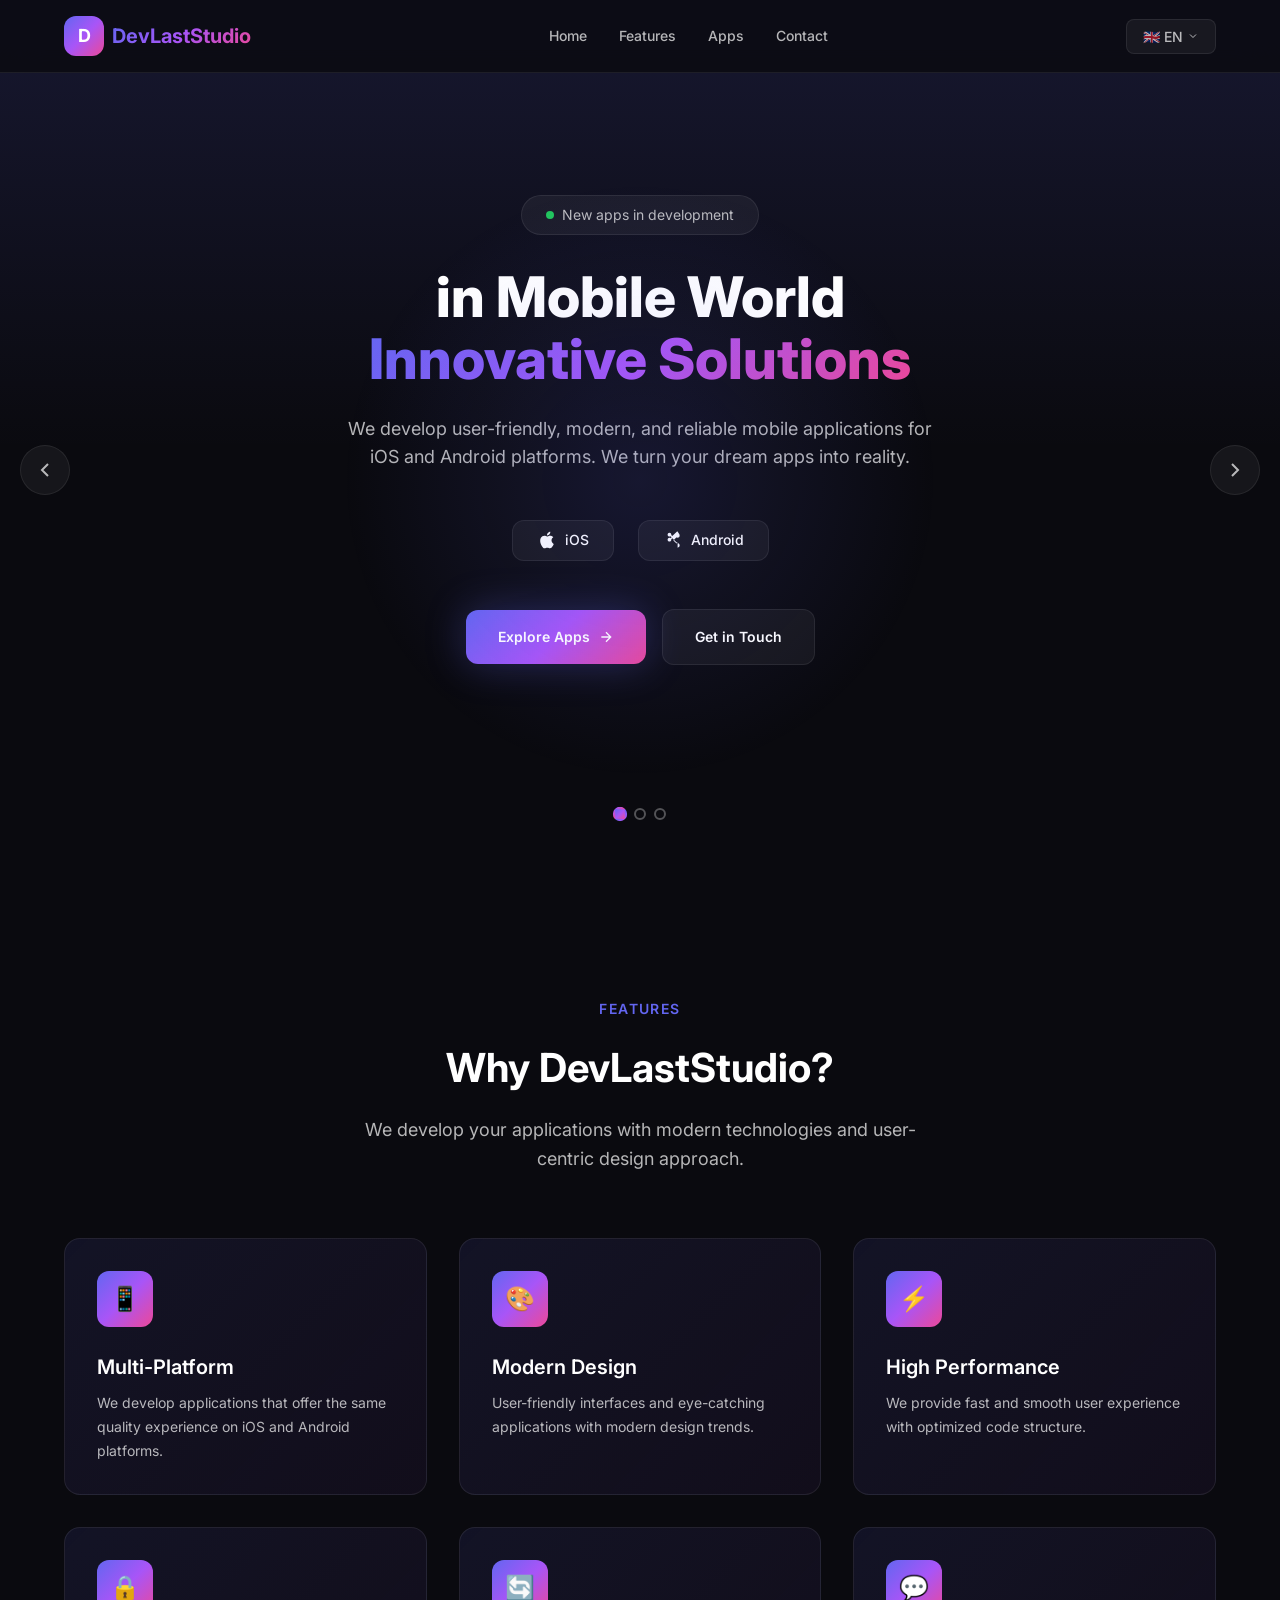
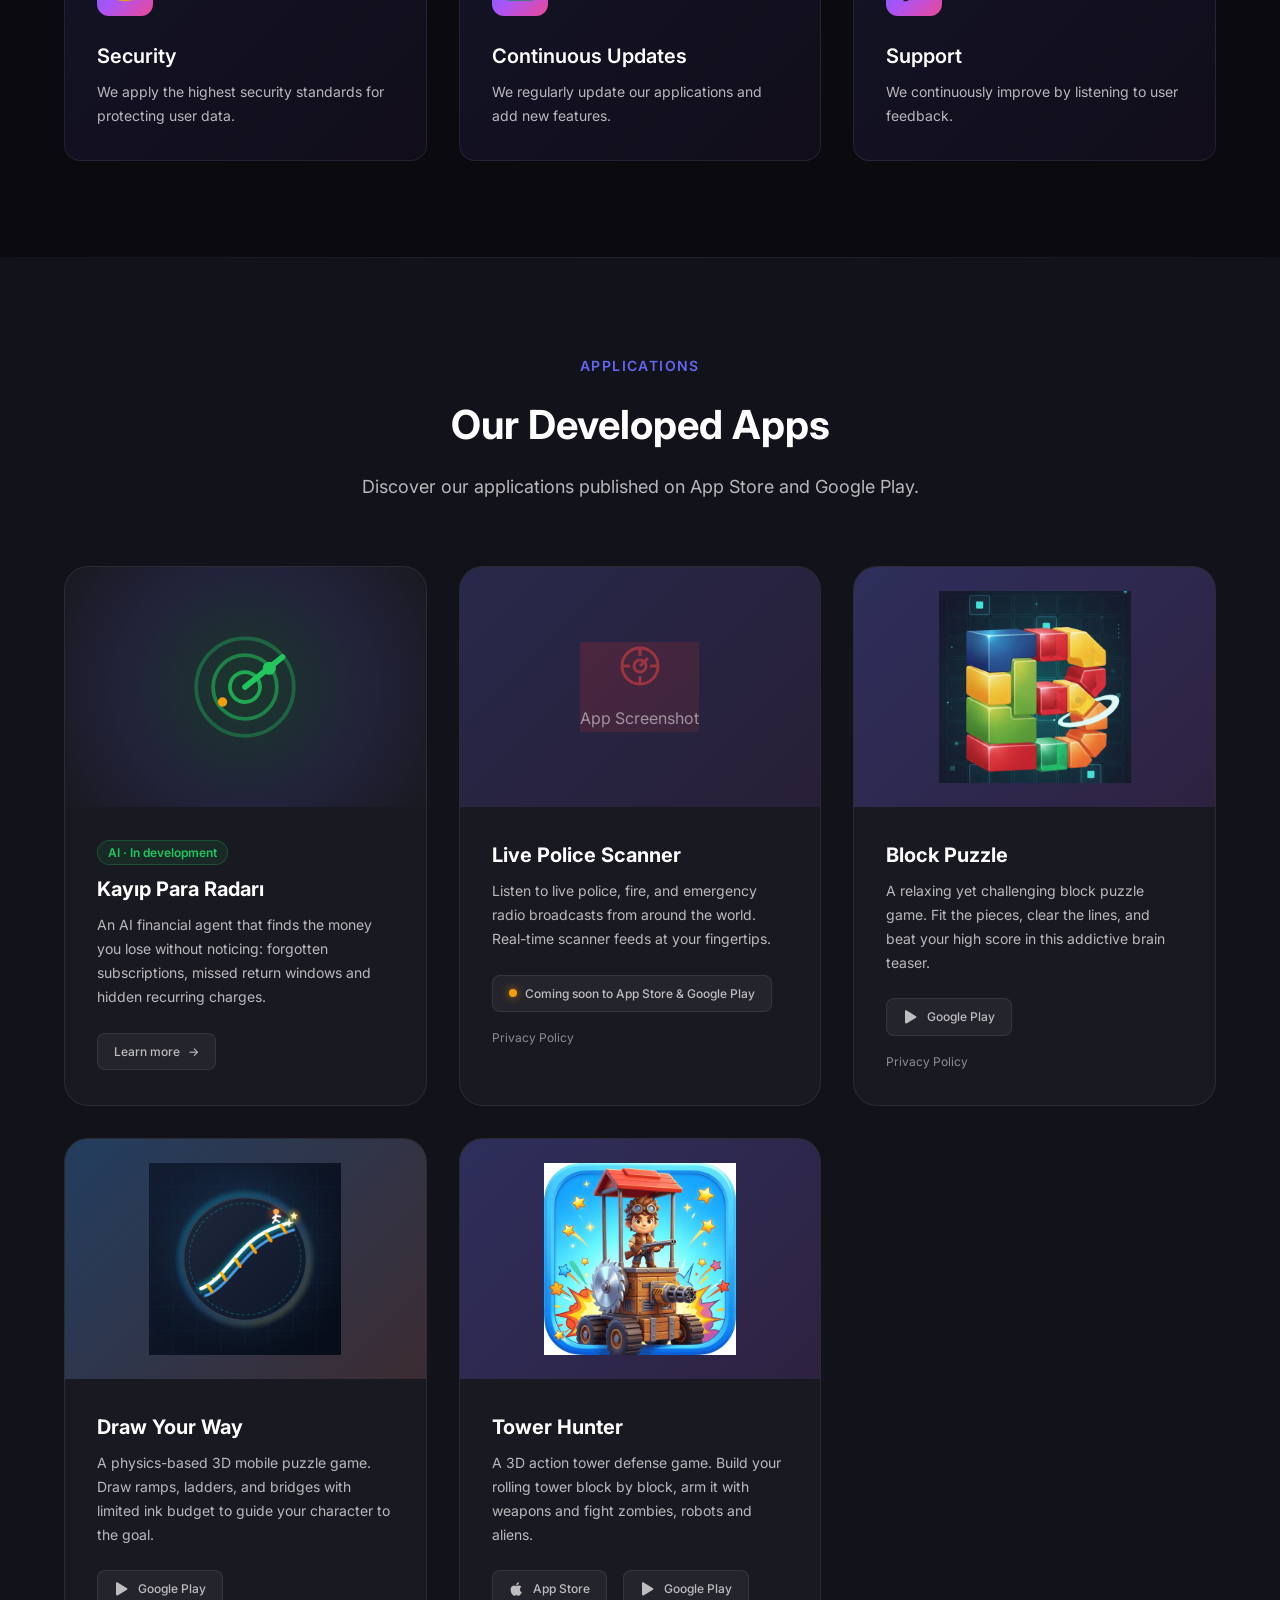
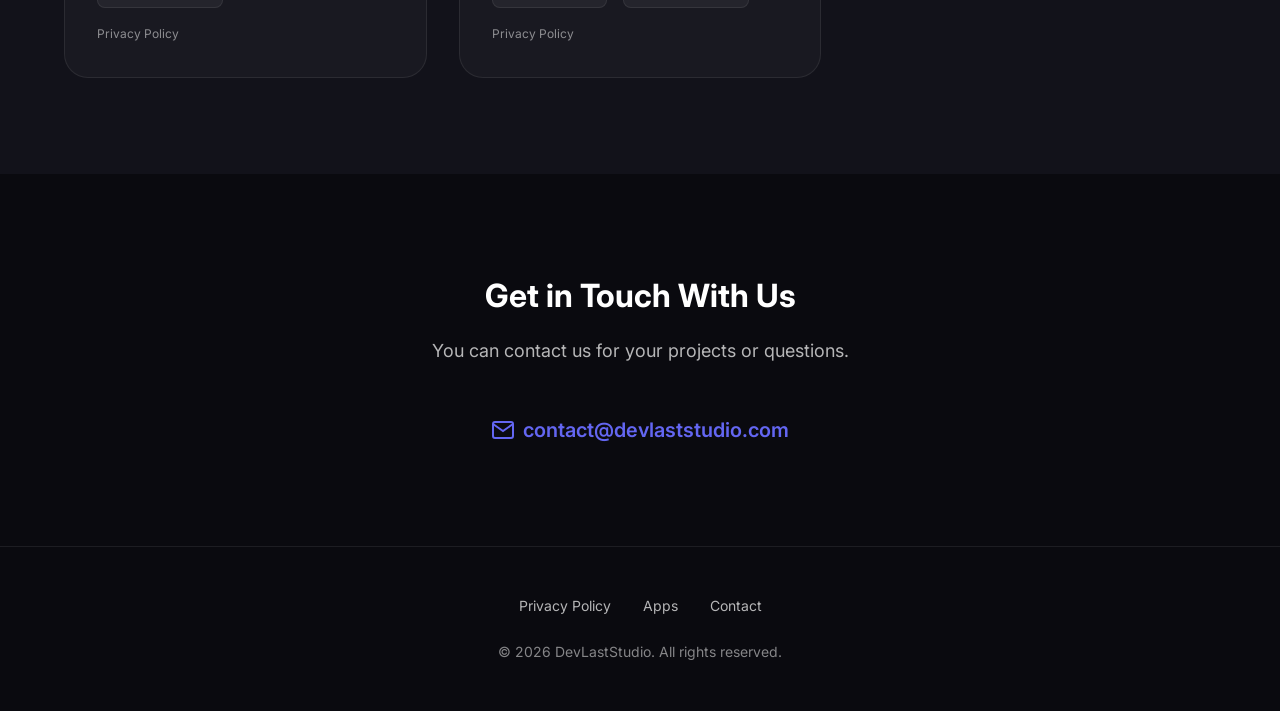
<file: index.html>
<!DOCTYPE html>
<html lang="en">

<head>
  <meta charset="UTF-8">
  <meta name="viewport" content="width=device-width, initial-scale=1.0">
  <meta name="description"
    content="DevLastStudio - We develop innovative mobile applications for iOS and Android platforms. User-friendly, modern, and reliable apps.">
  <meta name="keywords" content="mobile app, iOS, Android, app developer, DevLastStudio">
  <meta name="author" content="DevLastStudio">

  <title>DevLastStudio | Mobile App Developer</title>

  <!-- Favicon -->
  <link rel="icon" type="image/svg+xml"
    href="data:image/svg+xml,<svg xmlns='http://www.w3.org/2000/svg' viewBox='0 0 100 100'><rect fill='%236366f1' rx='20' width='100' height='100'/><text x='50' y='65' text-anchor='middle' fill='white' font-size='50' font-family='system-ui'>D</text></svg>">

  <!-- Google Fonts -->
  <link rel="preconnect" href="https://fonts.googleapis.com">
  <link rel="preconnect" href="https://fonts.gstatic.com" crossorigin>
  <link href="https://fonts.googleapis.com/css2?family=Inter:wght@400;500;600;700;800&display=swap" rel="stylesheet">

  <!-- Styles -->
  <link rel="stylesheet" href="styles.css">
</head>

<body>
  <!-- Header -->
  <header class="header" id="header">
    <nav class="nav container">
      <a href="#hero" class="logo">
        <div class="logo-icon">D</div>
        <span class="logo-text">DevLastStudio</span>
      </a>

      <ul class="nav-menu" id="nav-menu">
        <li><a href="#hero" class="nav-link" data-i18n="navHome">Home</a></li>
        <li><a href="#features" class="nav-link" data-i18n="navFeatures">Features</a></li>
        <li><a href="#apps" class="nav-link" data-i18n="navApps">Apps</a></li>
        <li><a href="#contact" class="nav-link" data-i18n="navContact">Contact</a></li>
      </ul>

      <div class="nav-right">
        <!-- Language Selector -->
        <div class="lang-selector" id="lang-selector">
          <button class="lang-btn" id="lang-btn" aria-label="Select language" aria-expanded="false"
            aria-haspopup="listbox">
            <span id="current-flag">🇬🇧</span>
            <span id="current-lang">EN</span>
            <svg width="12" height="12" viewBox="0 0 24 24" fill="none" stroke="currentColor" stroke-width="2">
              <path d="M6 9l6 6 6-6" />
            </svg>
          </button>
          <div class="lang-dropdown" id="lang-dropdown" role="listbox" aria-label="Select language">
            <button class="lang-option" data-lang="en" role="option">
              <span>🇬🇧</span> English
            </button>
            <button class="lang-option" data-lang="de" role="option">
              <span>🇩🇪</span> Deutsch
            </button>
            <button class="lang-option" data-lang="es" role="option">
              <span>🇪🇸</span> Español
            </button>
            <button class="lang-option" data-lang="fr" role="option">
              <span>🇫🇷</span> Français
            </button>
            <button class="lang-option" data-lang="it" role="option">
              <span>🇮🇹</span> Italiano
            </button>
            <button class="lang-option" data-lang="tr" role="option">
              <span>🇹🇷</span> Türkçe
            </button>
          </div>
        </div>

        <button class="nav-toggle" id="nav-toggle" aria-label="Toggle navigation">
          <span></span>
          <span></span>
          <span></span>
        </button>
      </div>
    </nav>
  </header>

  <!-- Hero Section with Slider -->
  <section class="hero" id="hero">
    <div class="hero-slider" id="hero-slider">
      <!-- Slide 1 -->
      <div class="hero-slide active" data-slide="0">
        <div class="hero-content container">
          <div class="hero-badge">
            <span class="hero-badge-dot"></span>
            <span data-i18n="heroBadge">New apps in development</span>
          </div>

          <h1 class="hero-title">
            <span data-i18n="heroTitle2">Innovative Solutions</span><br>
            <span class="hero-title-gradient" data-i18n="heroTitle1">in Mobile World</span>
          </h1>

          <p class="hero-description" data-i18n="heroDescription">
            We develop user-friendly, modern, and reliable mobile applications for iOS and Android platforms. We turn
            your
            dream apps into reality.
          </p>

          <div class="hero-platforms">
            <div class="platform-badge">
              <svg viewBox="0 0 24 24" fill="currentColor">
                <path
                  d="M18.71 19.5c-.83 1.24-1.71 2.45-3.05 2.47-1.34.03-1.77-.79-3.29-.79-1.53 0-2 .77-3.27.82-1.31.05-2.3-1.32-3.14-2.53C4.25 17 2.94 12.45 4.7 9.39c.87-1.52 2.43-2.48 4.12-2.51 1.28-.02 2.5.87 3.29.87.78 0 2.26-1.07 3.81-.91.65.03 2.47.26 3.64 1.98-.09.06-2.17 1.28-2.15 3.81.03 3.02 2.65 4.03 2.68 4.04-.03.07-.42 1.44-1.38 2.83M13 3.5c.73-.83 1.94-1.46 2.94-1.5.13 1.17-.34 2.35-1.04 3.19-.69.85-1.83 1.51-2.95 1.42-.15-1.15.41-2.35 1.05-3.11z" />
              </svg>
              <span data-i18n="platformIos">iOS</span>
            </div>
            <div class="platform-badge">
              <svg viewBox="0 0 24 24" fill="currentColor">
                <path
                  d="M17.523 15.341c-.5 0-.963-.183-1.3-.5 0 0 .002-.002.003-.003l-5.109-4.937-1.2 1.16c.044.166.08.336.08.513 0 1.23-1.003 2.23-2.24 2.23s-2.24-1-2.24-2.23 1.003-2.23 2.24-2.23c.49 0 .94.165 1.308.434l1.243-1.2-1.236-1.195c-.37.27-.82.436-1.315.436-1.237 0-2.24-1-2.24-2.23s1.003-2.23 2.24-2.23 2.24 1 2.24 2.23c0 .177-.036.347-.08.513l1.2 1.16 5.109-4.937c-.001-.001-.003-.003-.003-.003.337-.317.8-.5 1.3-.5C18.757 3.82 20 5.06 20 6.58s-1.243 2.76-2.477 2.76c-.5 0-.963-.183-1.3-.5 0 0 .002-.002.003-.003l-3.794 3.663 3.794 3.663c-.001-.001-.003-.003-.003-.003.337-.317.8-.5 1.3-.5 1.234 0 2.477 1.24 2.477 2.76s-1.243 2.76-2.477 2.76z" />
              </svg>
              <span data-i18n="platformAndroid">Android</span>
            </div>
          </div>

          <div class="hero-cta">
            <a href="#apps" class="btn btn-primary">
              <span data-i18n="heroCtaPrimary">Explore Apps</span>
              <svg width="16" height="16" viewBox="0 0 24 24" fill="none" stroke="currentColor" stroke-width="2">
                <path d="M5 12h14M12 5l7 7-7 7" />
              </svg>
            </a>
            <a href="#contact" class="btn btn-secondary">
              <span data-i18n="heroCtaSecondary">Get in Touch</span>
            </a>
          </div>
        </div>
      </div>

      <!-- Slide 2 -->
      <div class="hero-slide" data-slide="1">
        <div class="hero-content container">
          <div class="hero-badge">
            <span class="hero-badge-icon">🎨</span>
            <span data-i18n="slide2Badge">Beautiful Design</span>
          </div>

          <h1 class="hero-title">
            <span data-i18n="slide2Title1">Stunning UI/UX</span><br>
            <span class="hero-title-gradient" data-i18n="slide2Title2">That Users Love</span>
          </h1>

          <p class="hero-description" data-i18n="slide2Description">
            Every pixel matters. We craft beautiful interfaces with modern design trends, glassmorphism effects, and
            smooth animations that delight users.
          </p>

          <div class="hero-stats">
            <div class="stat-item">
              <span class="stat-number">50+</span>
              <span class="stat-label" data-i18n="statApps">Apps Delivered</span>
            </div>
            <div class="stat-item">
              <span class="stat-number">100K+</span>
              <span class="stat-label" data-i18n="statDownloads">Downloads</span>
            </div>
            <div class="stat-item">
              <span class="stat-number">4.8★</span>
              <span class="stat-label" data-i18n="statRating">Avg Rating</span>
            </div>
          </div>

          <div class="hero-cta">
            <a href="#features" class="btn btn-primary">
              <span data-i18n="slide2Cta">See Our Work</span>
              <svg width="16" height="16" viewBox="0 0 24 24" fill="none" stroke="currentColor" stroke-width="2">
                <path d="M5 12h14M12 5l7 7-7 7" />
              </svg>
            </a>
          </div>
        </div>
      </div>

      <!-- Slide 3 -->
      <div class="hero-slide" data-slide="2">
        <div class="hero-content container">
          <div class="hero-badge">
            <span class="hero-badge-icon">⚡</span>
            <span data-i18n="slide3Badge">Fast & Reliable</span>
          </div>

          <h1 class="hero-title">
            <span data-i18n="slide3Title1">Performance</span><br>
            <span class="hero-title-gradient" data-i18n="slide3Title2">You Can Trust</span>
          </h1>

          <p class="hero-description" data-i18n="slide3Description">
            Optimized code, instant response times, and rock-solid stability. Your apps will run smoothly on any device.
          </p>

          <div class="hero-features-mini">
            <div class="mini-feature">
              <svg width="24" height="24" viewBox="0 0 24 24" fill="none" stroke="currentColor" stroke-width="2">
                <path d="M22 11.08V12a10 10 0 1 1-5.93-9.14" />
                <polyline points="22 4 12 14.01 9 11.01" />
              </svg>
              <span data-i18n="miniFeature1">99.9% Uptime</span>
            </div>
            <div class="mini-feature">
              <svg width="24" height="24" viewBox="0 0 24 24" fill="none" stroke="currentColor" stroke-width="2">
                <path d="M22 11.08V12a10 10 0 1 1-5.93-9.14" />
                <polyline points="22 4 12 14.01 9 11.01" />
              </svg>
              <span data-i18n="miniFeature2">Fast Loading</span>
            </div>
            <div class="mini-feature">
              <svg width="24" height="24" viewBox="0 0 24 24" fill="none" stroke="currentColor" stroke-width="2">
                <path d="M22 11.08V12a10 10 0 1 1-5.93-9.14" />
                <polyline points="22 4 12 14.01 9 11.01" />
              </svg>
              <span data-i18n="miniFeature3">Secure & Safe</span>
            </div>
          </div>

          <div class="hero-cta">
            <a href="#contact" class="btn btn-primary">
              <span data-i18n="slide3Cta">Start Your Project</span>
              <svg width="16" height="16" viewBox="0 0 24 24" fill="none" stroke="currentColor" stroke-width="2">
                <path d="M5 12h14M12 5l7 7-7 7" />
              </svg>
            </a>
          </div>
        </div>
      </div>

      <!-- Slider Navigation -->
      <div class="slider-nav">
        <button class="slider-dot active" data-slide="0" aria-label="Slide 1"></button>
        <button class="slider-dot" data-slide="1" aria-label="Slide 2"></button>
        <button class="slider-dot" data-slide="2" aria-label="Slide 3"></button>
      </div>

      <!-- Slider Arrows -->
      <button class="slider-arrow slider-arrow-prev" aria-label="Previous slide">
        <svg width="24" height="24" viewBox="0 0 24 24" fill="none" stroke="currentColor" stroke-width="2">
          <path d="M15 18l-6-6 6-6" />
        </svg>
      </button>
      <button class="slider-arrow slider-arrow-next" aria-label="Next slide">
        <svg width="24" height="24" viewBox="0 0 24 24" fill="none" stroke="currentColor" stroke-width="2">
          <path d="M9 18l6-6-6-6" />
        </svg>
      </button>
    </div>
  </section>

  <!-- Features Section -->
  <section class="features" id="features">
    <div class="container">
      <div class="section-header fade-in">
        <span class="section-eyebrow" data-i18n="featuresEyebrow">Features</span>
        <h2 class="section-title" data-i18n="featuresTitle">Why DevLastStudio?</h2>
        <p class="section-description" data-i18n="featuresDescription">
          We develop your applications with modern technologies and user-centric design approach.
        </p>
      </div>

      <div class="features-grid">
        <div class="feature-card fade-in">
          <div class="feature-icon">📱</div>
          <h3 class="feature-title" data-i18n="feature1Title">Multi-Platform</h3>
          <p class="feature-description" data-i18n="feature1Desc">
            We develop applications that offer the same quality experience on iOS and Android platforms.
          </p>
        </div>

        <div class="feature-card fade-in">
          <div class="feature-icon">🎨</div>
          <h3 class="feature-title" data-i18n="feature2Title">Modern Design</h3>
          <p class="feature-description" data-i18n="feature2Desc">
            User-friendly interfaces and eye-catching applications with modern design trends.
          </p>
        </div>

        <div class="feature-card fade-in">
          <div class="feature-icon">⚡</div>
          <h3 class="feature-title" data-i18n="feature3Title">High Performance</h3>
          <p class="feature-description" data-i18n="feature3Desc">
            We provide fast and smooth user experience with optimized code structure.
          </p>
        </div>

        <div class="feature-card fade-in">
          <div class="feature-icon">🔒</div>
          <h3 class="feature-title" data-i18n="feature4Title">Security</h3>
          <p class="feature-description" data-i18n="feature4Desc">
            We apply the highest security standards for protecting user data.
          </p>
        </div>

        <div class="feature-card fade-in">
          <div class="feature-icon">🔄</div>
          <h3 class="feature-title" data-i18n="feature5Title">Continuous Updates</h3>
          <p class="feature-description" data-i18n="feature5Desc">
            We regularly update our applications and add new features.
          </p>
        </div>

        <div class="feature-card fade-in">
          <div class="feature-icon">💬</div>
          <h3 class="feature-title" data-i18n="feature6Title">Support</h3>
          <p class="feature-description" data-i18n="feature6Desc">
            We continuously improve by listening to user feedback.
          </p>
        </div>
      </div>
    </div>
  </section>

  <!-- Apps Section -->
  <section class="apps" id="apps">
    <div class="container">
      <div class="section-header fade-in">
        <span class="section-eyebrow" data-i18n="appsEyebrow">Applications</span>
        <h2 class="section-title" data-i18n="appsTitle">Our Developed Apps</h2>
        <p class="section-description" data-i18n="appsDescription">
          Discover our applications published on App Store and Google Play.
        </p>
      </div>

      <div class="apps-grid">
        <!-- App Card 4: Kayip Para Radari -->
        <div class="app-card fade-in app-card-featured">
          <a href="kayip-para-radari.html" class="app-screenshots app-card-link app-icon-radar">
            <svg class="radar-icon" viewBox="0 0 64 64" fill="none" aria-hidden="true">
              <circle cx="32" cy="32" r="26" stroke="currentColor" stroke-width="2" opacity=".35"/>
              <circle cx="32" cy="32" r="17" stroke="currentColor" stroke-width="2" opacity=".55"/>
              <circle cx="32" cy="32" r="8" stroke="currentColor" stroke-width="2" opacity=".8"/>
              <path d="M32 32 L52 16" stroke="currentColor" stroke-width="3" stroke-linecap="round"/>
              <circle cx="45" cy="22" r="3.5" fill="#22c55e"/>
              <circle cx="20" cy="40" r="2.5" fill="#f59e0b"/>
            </svg>
          </a>
          <div class="app-content">
            <span class="app-status-badge" data-i18n="app4Badge">AI · In development</span>
            <h3 class="app-name" data-i18n="app4Name">Kayıp Para Radarı</h3>
            <p class="app-description" data-i18n="app4Desc">
              An AI financial agent that finds the money you lose without noticing: forgotten subscriptions, missed return windows and hidden recurring charges.
            </p>
            <a href="kayip-para-radari.html" class="store-link app-more-link"><span data-i18n="app4Cta">Learn more</span> →</a>
          </div>
        </div>
        <!-- App Card 1: Live Police Scanner -->
        <div class="app-card fade-in">
          <div class="app-screenshots">
            <div class="app-screenshot-placeholder app-icon-scanner">
              <svg viewBox="0 0 24 24" fill="none" stroke="currentColor" stroke-width="1.5">
                <circle cx="12" cy="12" r="9" />
                <path d="M12 3v4M12 17v4M3 12h4M17 12h4" />
                <circle cx="12" cy="12" r="3" />
                <path d="M12 12l4-4" />
              </svg>
              <span data-i18n="appPlaceholder">App Screenshot</span>
            </div>
          </div>
          <div class="app-content">
            <h3 class="app-name" data-i18n="app1Name">Live Police Scanner</h3>
            <p class="app-description" data-i18n="app1Desc">
              Listen to live police, fire, and emergency radio broadcasts from around the world. Real-time scanner feeds
              at your fingertips.
            </p>
            <div class="app-links"><span class="store-link store-soon"><span class="store-soon-dot"></span><span data-i18n="comingSoon">Coming soon to App Store &amp; Google Play</span></span></div>
            <a href="privacy-police-scanner.html" class="app-privacy-link" data-i18n="appPrivacy">Privacy Policy</a>
          </div>
        </div>

        <!-- App Card 2: Block Puzzle -->
        <div class="app-card fade-in">
          <a href="block-puzzle.html" class="app-screenshots app-card-link">
            <img src="block-puzzle-icon.jpg" alt="Block Puzzle" class="app-icon-image">
          </a>
          <div class="app-content">
            <h3 class="app-name" data-i18n="app2Name">Block Puzzle</h3>
            <p class="app-description" data-i18n="app2Desc">
              A relaxing yet challenging block puzzle game. Fit the pieces, clear the lines, and beat your high score in
              this addictive brain teaser.
            </p>
            <div class="app-links"><a href="https://play.google.com/store/apps/details?id=com.devlaststudio.blockpuzzle" class="store-link" target="_blank" rel="noopener"><svg viewBox="0 0 24 24" fill="currentColor"><path d="M3 20.5v-17c0-.83.67-1.5 1.5-1.5.36 0 .7.13.97.36l14.06 8.5c.55.42.73 1.15.4 1.76-.12.22-.31.4-.53.53l-14.06 8.5c-.51.31-1.17.14-1.48-.37-.1-.17-.16-.36-.16-.56z" /></svg><span>Google Play</span></a></div>
            <a href="privacy-block-puzzle.html" class="app-privacy-link" data-i18n="appPrivacy">Privacy Policy</a>
          </div>
        </div>

        <!-- App Card 3: Draw Your Way -->
        <div class="app-card fade-in">
          <a href="draw-your-way.html" class="app-screenshots app-card-link">
            <img src="draw-your-way-icon.png" alt="Draw Your Way" class="app-icon-image app-icon-image-draw">
          </a>
          <div class="app-content">
            <h3 class="app-name" data-i18n="app3Name">Draw Your Way</h3>
            <p class="app-description" data-i18n="app3Desc">
              A physics-based 3D mobile puzzle game. Draw ramps, ladders, and bridges with limited ink budget to guide your character to the goal.
            </p>
            <div class="app-links"><a href="https://play.google.com/store/apps/details?id=com.devlaststudio.drawyourway" class="store-link" target="_blank" rel="noopener"><svg viewBox="0 0 24 24" fill="currentColor"><path d="M3 20.5v-17c0-.83.67-1.5 1.5-1.5.36 0 .7.13.97.36l14.06 8.5c.55.42.73 1.15.4 1.76-.12.22-.31.4-.53.53l-14.06 8.5c-.51.31-1.17.14-1.48-.37-.1-.17-.16-.36-.16-.56z" /></svg><span>Google Play</span></a></div>
            <a href="privacy-draw-your-way.html" class="app-privacy-link" data-i18n="appPrivacy">Privacy Policy</a>
          </div>
        </div>

        <!-- App Card 5: Tower Hunter -->
        <div class="app-card fade-in">
          <a href="tower-hunter.html" class="app-screenshots app-card-link">
            <img src="tower-hunter-icon.png" alt="Tower Hunter" class="app-icon-image">
          </a>
          <div class="app-content">
            <h3 class="app-name" data-i18n="app5Name">Tower Hunter</h3>
            <p class="app-description" data-i18n="app5Desc">
              A 3D action tower defense game. Build your rolling tower block by block, arm it with weapons and fight zombies, robots and aliens.
            </p>
            <div class="app-links"><a href="https://apps.apple.com/app/id6828573066" class="store-link" target="_blank" rel="noopener"><svg viewBox="0 0 24 24" fill="currentColor"><path d="M16.37 12.62c-.03-2.6 2.12-3.85 2.22-3.91-1.21-1.77-3.09-2.01-3.76-2.04-1.6-.16-3.12.94-3.93.94-.81 0-2.06-.92-3.39-.89-1.74.03-3.35 1.01-4.25 2.57-1.81 3.14-.46 7.79 1.3 10.34.86 1.25 1.89 2.65 3.24 2.6 1.3-.05 1.79-.84 3.36-.84 1.57 0 2.01.84 3.38.81 1.4-.02 2.29-1.27 3.14-2.53.99-1.45 1.4-2.86 1.42-2.93-.03-.01-2.72-1.04-2.73-4.12zM13.78 4.98c.71-.87 1.2-2.07 1.06-3.27-1.03.04-2.28.69-3.02 1.55-.66.77-1.24 2-1.09 3.18 1.15.09 2.33-.58 3.05-1.46z"/></svg><span>App Store</span></a><a href="https://play.google.com/store/apps/details?id=com.devlaststudio.towerhunter" class="store-link" target="_blank" rel="noopener"><svg viewBox="0 0 24 24" fill="currentColor"><path d="M3 20.5v-17c0-.83.67-1.5 1.5-1.5.36 0 .7.13.97.36l14.06 8.5c.55.42.73 1.15.4 1.76-.12.22-.31.4-.53.53l-14.06 8.5c-.51.31-1.17.14-1.48-.37-.1-.17-.16-.36-.16-.56z" /></svg><span>Google Play</span></a></div>
            <a href="privacy-tower-hunter.html" class="app-privacy-link" data-i18n="appPrivacy">Privacy Policy</a>
          </div>
        </div>

      </div>
    </div>
  </section>

  <!-- Contact Section -->
  <section class="contact" id="contact">
    <div class="container">
      <div class="contact-wrapper fade-in">
        <h2 class="contact-title" data-i18n="contactTitle">Get in Touch With Us</h2>
        <p class="contact-description" data-i18n="contactDescription">
          You can contact us for your projects or questions.
        </p>
        <a href="mailto:contact@devlaststudio.com" class="contact-email">
          <svg width="24" height="24" viewBox="0 0 24 24" fill="none" stroke="currentColor" stroke-width="2">
            <rect x="2" y="4" width="20" height="16" rx="2" />
            <path d="M22 6l-10 7L2 6" />
          </svg>
          contact@devlaststudio.com
        </a>
      </div>
    </div>
  </section>

  <!-- Footer -->
  <footer class="footer">
    <div class="container">
      <div class="footer-content">
        <div class="footer-links">
          <a href="privacy.html" class="footer-link" data-i18n="footerPrivacy">Privacy Policy</a>
          <a href="#apps" class="footer-link" data-i18n="footerApps">Apps</a>
          <a href="#contact" class="footer-link" data-i18n="footerContact">Contact</a>
        </div>

        <p class="footer-copyright" data-i18n="footerCopyright">
          © 2026 DevLastStudio. All rights reserved.
        </p>
      </div>
    </div>
  </footer>

  <!-- Scripts -->
  <script src="translations.js"></script>
  <script src="script.js"></script>
</body>

</html>
</file>
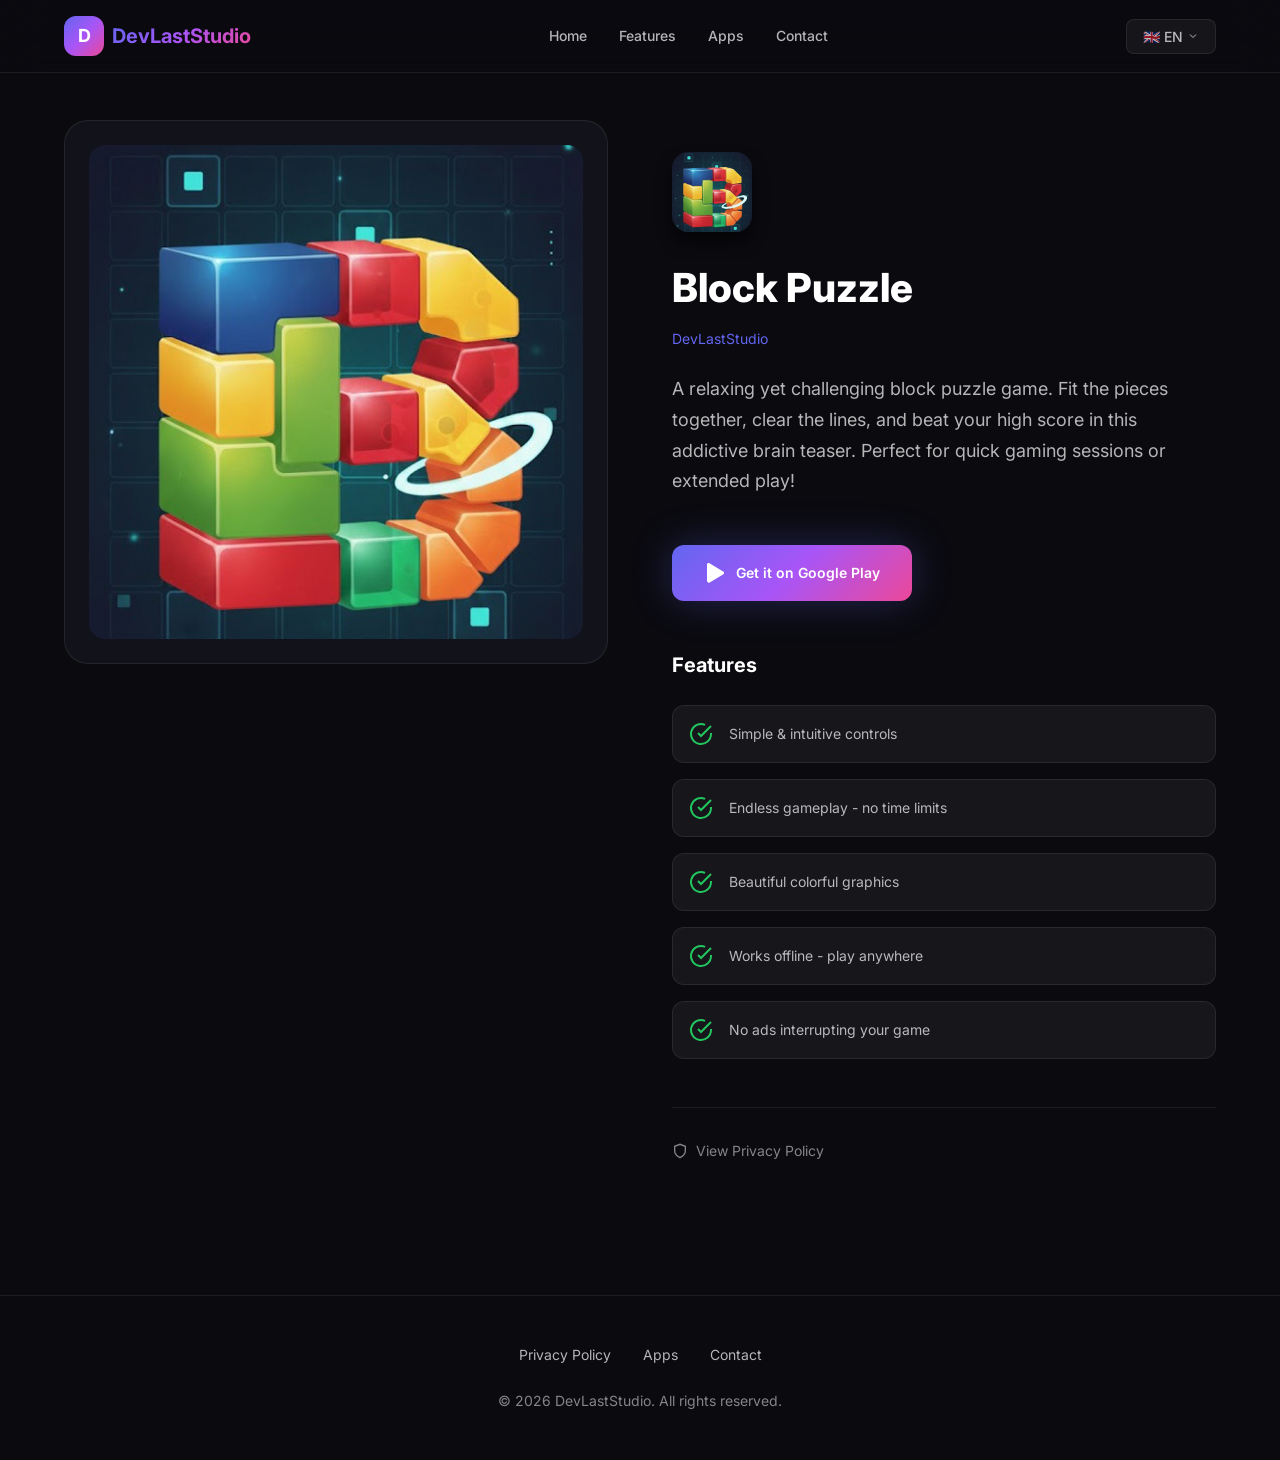
<file: block-puzzle.html>
<!DOCTYPE html>
<html lang="en">

<head>
    <meta charset="UTF-8">
    <meta name="viewport" content="width=device-width, initial-scale=1.0">
    <meta name="description"
        content="Block Puzzle - A relaxing yet challenging puzzle game. Download now on App Store and Google Play.">
    <meta name="keywords" content="block puzzle, puzzle game, brain teaser, mobile game, iOS, Android">

    <title>Block Puzzle | DevLastStudio</title>

    <!-- Favicon -->
    <link rel="icon" type="image/svg+xml"
        href="data:image/svg+xml,<svg xmlns='http://www.w3.org/2000/svg' viewBox='0 0 100 100'><rect fill='%238b5cf6' rx='20' width='100' height='100'/><rect x='15' y='15' width='30' height='30' rx='4' fill='white' opacity='0.9'/><rect x='55' y='15' width='30' height='30' rx='4' fill='white' opacity='0.7'/><rect x='15' y='55' width='30' height='30' rx='4' fill='white' opacity='0.7'/><rect x='55' y='55' width='30' height='30' rx='4' fill='white' opacity='0.5'/></svg>">

    <!-- Google Fonts -->
    <link rel="preconnect" href="https://fonts.googleapis.com">
    <link rel="preconnect" href="https://fonts.gstatic.com" crossorigin>
    <link href="https://fonts.googleapis.com/css2?family=Inter:wght@400;500;600;700;800&display=swap" rel="stylesheet">

    <!-- Styles -->
    <link rel="stylesheet" href="styles.css">

    <style>
        /* App Detail Page Styles */
        .app-detail {
            padding-top: 120px;
            padding-bottom: var(--space-4xl);
        }

        .app-detail-container {
            display: grid;
            grid-template-columns: 1fr 1fr;
            gap: var(--space-3xl);
            align-items: start;
        }

        @media (max-width: 900px) {
            .app-detail-container {
                grid-template-columns: 1fr;
            }
        }

        /* Screenshot Slider */
        .screenshot-slider {
            position: relative;
            background: var(--color-bg-secondary);
            border-radius: var(--radius-2xl);
            overflow: hidden;
            border: 1px solid var(--color-border);
        }

        .screenshot-slides {
            position: relative;
            width: 100%;
            aspect-ratio: 1;
        }

        .screenshot-slide {
            position: absolute;
            inset: 0;
            display: flex;
            align-items: center;
            justify-content: center;
            opacity: 0;
            transform: scale(0.95);
            transition: all 0.5s cubic-bezier(0.4, 0, 0.2, 1);
            padding: var(--space-lg);
        }

        .screenshot-slide.active {
            opacity: 1;
            transform: scale(1);
        }

        .screenshot-slide img {
            max-width: 100%;
            max-height: 100%;
            object-fit: contain;
            border-radius: var(--radius-xl);
        }

        .screenshot-nav {
            display: flex;
            justify-content: center;
            gap: var(--space-sm);
            padding: var(--space-lg);
            background: rgba(0, 0, 0, 0.3);
        }

        .screenshot-dot {
            width: 10px;
            height: 10px;
            border-radius: 50%;
            border: 2px solid rgba(255, 255, 255, 0.4);
            background: transparent;
            cursor: pointer;
            transition: all var(--transition-base);
        }

        .screenshot-dot:hover {
            border-color: rgba(255, 255, 255, 0.7);
        }

        .screenshot-dot.active {
            background: var(--gradient-primary);
            border-color: transparent;
        }

        .screenshot-arrows {
            position: absolute;
            top: 50%;
            left: 0;
            right: 0;
            transform: translateY(-50%);
            display: flex;
            justify-content: space-between;
            padding: 0 var(--space-md);
            pointer-events: none;
        }

        .screenshot-arrow {
            width: 44px;
            height: 44px;
            display: flex;
            align-items: center;
            justify-content: center;
            background: rgba(0, 0, 0, 0.5);
            border: 1px solid var(--color-border);
            border-radius: 50%;
            color: white;
            cursor: pointer;
            pointer-events: auto;
            transition: all var(--transition-base);
        }

        .screenshot-arrow:hover {
            background: rgba(0, 0, 0, 0.8);
            border-color: var(--color-accent-primary);
        }

        /* App Info */
        .app-info {
            padding: var(--space-xl) 0;
        }

        .app-icon-badge {
            width: 80px;
            height: 80px;
            border-radius: var(--radius-xl);
            overflow: hidden;
            margin-bottom: var(--space-lg);
            box-shadow: var(--shadow-lg);
        }

        .app-icon-badge img {
            width: 100%;
            height: 100%;
            object-fit: cover;
        }

        .app-detail-title {
            font-size: clamp(var(--font-size-2xl), 4vw, var(--font-size-4xl));
            font-weight: 800;
            margin-bottom: var(--space-sm);
        }

        .app-developer {
            font-size: var(--font-size-sm);
            color: var(--color-accent-primary);
            margin-bottom: var(--space-lg);
        }

        .app-detail-description {
            font-size: var(--font-size-lg);
            color: var(--color-text-secondary);
            line-height: 1.7;
            margin-bottom: var(--space-2xl);
        }

        /* Store Buttons */
        .store-buttons {
            display: flex;
            gap: var(--space-md);
            margin-bottom: var(--space-2xl);
            flex-wrap: wrap;
        }

        .store-button {
            display: flex;
            align-items: center;
            gap: var(--space-sm);
            padding: var(--space-md) var(--space-xl);
            background: var(--gradient-primary);
            border-radius: var(--radius-lg);
            font-size: var(--font-size-sm);
            font-weight: 600;
            color: white;
            transition: all var(--transition-base);
            box-shadow: var(--shadow-glow);
        }

        .store-button:hover {
            transform: translateY(-2px);
            box-shadow: 0 0 50px rgba(99, 102, 241, 0.4);
        }

        .store-button svg {
            width: 24px;
            height: 24px;
        }

        /* Features List */
        .app-features {
            margin-bottom: var(--space-2xl);
        }

        .app-features h3 {
            font-size: var(--font-size-xl);
            font-weight: 700;
            margin-bottom: var(--space-lg);
        }

        .feature-list {
            display: flex;
            flex-direction: column;
            gap: var(--space-md);
        }

        .feature-item {
            display: flex;
            align-items: center;
            gap: var(--space-md);
            padding: var(--space-md);
            background: var(--color-bg-glass);
            border: 1px solid var(--color-border);
            border-radius: var(--radius-lg);
        }

        .feature-item svg {
            width: 24px;
            height: 24px;
            color: #22c55e;
            flex-shrink: 0;
        }

        .feature-item span {
            color: var(--color-text-secondary);
            font-size: var(--font-size-sm);
        }

        /* Privacy Link */
        .app-privacy-section {
            padding-top: var(--space-xl);
            border-top: 1px solid var(--color-border);
        }

        .app-privacy-section a {
            display: inline-flex;
            align-items: center;
            gap: var(--space-sm);
            color: var(--color-text-muted);
            font-size: var(--font-size-sm);
            transition: color var(--transition-fast);
        }

        .app-privacy-section a:hover {
            color: var(--color-accent-primary);
        }
    </style>
</head>

<body>
    <!-- Header -->
    <header class="header" id="header">
        <nav class="nav container">
            <a href="index.html" class="logo">
                <div class="logo-icon">D</div>
                <span class="logo-text">DevLastStudio</span>
            </a>

            <ul class="nav-menu" id="nav-menu">
                <li><a href="index.html" class="nav-link" data-i18n="navHome">Home</a></li>
                <li><a href="index.html#features" class="nav-link" data-i18n="navFeatures">Features</a></li>
                <li><a href="index.html#apps" class="nav-link" data-i18n="navApps">Apps</a></li>
                <li><a href="index.html#contact" class="nav-link" data-i18n="navContact">Contact</a></li>
            </ul>

            <div class="nav-right">
                <!-- Language Selector -->
                <div class="lang-selector" id="lang-selector">
                    <button class="lang-btn" id="lang-btn" aria-label="Select language" aria-expanded="false"
                        aria-haspopup="listbox">
                        <span id="current-flag">🇬🇧</span>
                        <span id="current-lang">EN</span>
                        <svg width="12" height="12" viewBox="0 0 24 24" fill="none" stroke="currentColor"
                            stroke-width="2">
                            <path d="M6 9l6 6 6-6" />
                        </svg>
                    </button>
                    <div class="lang-dropdown" id="lang-dropdown" role="listbox" aria-label="Select language">
                        <button class="lang-option" data-lang="en" role="option">
                            <span>🇬🇧</span> English
                        </button>
                        <button class="lang-option" data-lang="de" role="option">
                            <span>🇩🇪</span> Deutsch
                        </button>
                        <button class="lang-option" data-lang="es" role="option">
                            <span>🇪🇸</span> Español
                        </button>
                        <button class="lang-option" data-lang="fr" role="option">
                            <span>🇫🇷</span> Français
                        </button>
                        <button class="lang-option" data-lang="it" role="option">
                            <span>🇮🇹</span> Italiano
                        </button>
                        <button class="lang-option" data-lang="tr" role="option">
                            <span>🇹🇷</span> Türkçe
                        </button>
                    </div>
                </div>

                <button class="nav-toggle" id="nav-toggle" aria-label="Toggle navigation">
                    <span></span>
                    <span></span>
                    <span></span>
                </button>
            </div>
        </nav>
    </header>

    <!-- App Detail Section -->
    <section class="app-detail">
        <div class="container">
            <div class="app-detail-container">
                <!-- Screenshot Slider -->
                <div class="screenshot-slider" id="screenshot-slider">
                    <div class="screenshot-slides">
                        <div class="screenshot-slide active" data-slide="0">
                            <img src="block-puzzle-icon.jpg" alt="Block Puzzle Screenshot 1">
                        </div>
                        <!-- More slides will be added when user provides more images -->
                    </div>
                    <div class="screenshot-arrows">
                        <button class="screenshot-arrow prev-arrow" aria-label="Previous">
                            <svg width="20" height="20" viewBox="0 0 24 24" fill="none" stroke="currentColor"
                                stroke-width="2">
                                <path d="M15 18l-6-6 6-6" />
                            </svg>
                        </button>
                        <button class="screenshot-arrow next-arrow" aria-label="Next">
                            <svg width="20" height="20" viewBox="0 0 24 24" fill="none" stroke="currentColor"
                                stroke-width="2">
                                <path d="M9 18l6-6-6-6" />
                            </svg>
                        </button>
                    </div>
                    <div class="screenshot-nav">
                        <button class="screenshot-dot active" data-slide="0" aria-label="Slide 1"></button>
                    </div>
                </div>

                <!-- App Info -->
                <div class="app-info">
                    <div class="app-icon-badge">
                        <img src="block-puzzle-icon.jpg" alt="Block Puzzle Icon">
                    </div>
                    <h1 class="app-detail-title">Block Puzzle</h1>
                    <p class="app-developer">DevLastStudio</p>
                    <p class="app-detail-description" data-i18n="bpDetailDesc">
                        A relaxing yet challenging block puzzle game. Fit the pieces together, clear the lines, and beat
                        your high score in this addictive brain teaser. Perfect for quick gaming sessions or extended
                        play!
                    </p>

                    <!-- Store Buttons -->
                    <div class="store-buttons"><a href="https://play.google.com/store/apps/details?id=com.devlaststudio.blockpuzzle" class="store-button" target="_blank" rel="noopener"><svg viewBox="0 0 24 24" fill="currentColor"><path d="M3 20.5v-17c0-.83.67-1.5 1.5-1.5.36 0 .7.13.97.36l14.06 8.5c.55.42.73 1.15.4 1.76-.12.22-.31.4-.53.53l-14.06 8.5c-.51.31-1.17.14-1.48-.37-.1-.17-.16-.36-.16-.56z" /></svg><span data-i18n="downloadPlayStore">Get it on Google Play</span></a></div>

                    <!-- Features -->
                    <div class="app-features">
                        <h3 data-i18n="bpFeaturesTitle">Features</h3>
                        <div class="feature-list">
                            <div class="feature-item">
                                <svg viewBox="0 0 24 24" fill="none" stroke="currentColor" stroke-width="2">
                                    <path d="M22 11.08V12a10 10 0 1 1-5.93-9.14" />
                                    <polyline points="22 4 12 14.01 9 11.01" />
                                </svg>
                                <span data-i18n="bpFeature1">Simple & intuitive controls</span>
                            </div>
                            <div class="feature-item">
                                <svg viewBox="0 0 24 24" fill="none" stroke="currentColor" stroke-width="2">
                                    <path d="M22 11.08V12a10 10 0 1 1-5.93-9.14" />
                                    <polyline points="22 4 12 14.01 9 11.01" />
                                </svg>
                                <span data-i18n="bpFeature2">Endless gameplay - no time limits</span>
                            </div>
                            <div class="feature-item">
                                <svg viewBox="0 0 24 24" fill="none" stroke="currentColor" stroke-width="2">
                                    <path d="M22 11.08V12a10 10 0 1 1-5.93-9.14" />
                                    <polyline points="22 4 12 14.01 9 11.01" />
                                </svg>
                                <span data-i18n="bpFeature3">Beautiful colorful graphics</span>
                            </div>
                            <div class="feature-item">
                                <svg viewBox="0 0 24 24" fill="none" stroke="currentColor" stroke-width="2">
                                    <path d="M22 11.08V12a10 10 0 1 1-5.93-9.14" />
                                    <polyline points="22 4 12 14.01 9 11.01" />
                                </svg>
                                <span data-i18n="bpFeature4">Works offline - play anywhere</span>
                            </div>
                            <div class="feature-item">
                                <svg viewBox="0 0 24 24" fill="none" stroke="currentColor" stroke-width="2">
                                    <path d="M22 11.08V12a10 10 0 1 1-5.93-9.14" />
                                    <polyline points="22 4 12 14.01 9 11.01" />
                                </svg>
                                <span data-i18n="bpFeature5">No ads interrupting your game</span>
                            </div>
                        </div>
                    </div>

                    <!-- Privacy Link -->
                    <div class="app-privacy-section">
                        <a href="privacy-block-puzzle.html">
                            <svg width="16" height="16" viewBox="0 0 24 24" fill="none" stroke="currentColor"
                                stroke-width="2">
                                <path d="M12 22s8-4 8-10V5l-8-3-8 3v7c0 6 8 10 8 10z" />
                            </svg>
                            <span data-i18n="bpViewPrivacy">View Privacy Policy</span>
                        </a>
                    </div>
                </div>
            </div>
        </div>
    </section>

    <!-- Footer -->
    <footer class="footer">
        <div class="container">
            <div class="footer-content">
                <div class="footer-links">
                    <a href="privacy.html" class="footer-link" data-i18n="footerPrivacy">Privacy Policy</a>
                    <a href="index.html#apps" class="footer-link" data-i18n="footerApps">Apps</a>
                    <a href="index.html#contact" class="footer-link" data-i18n="footerContact">Contact</a>
                </div>

                <p class="footer-copyright" data-i18n="footerCopyright">
                    © 2026 DevLastStudio. All rights reserved.
                </p>
            </div>
        </div>
    </footer>

    <!-- Scripts -->
    <script src="translations.js"></script>
    <script src="script.js"></script>
    <script>
        // Screenshot Slider Functionality
        document.addEventListener('DOMContentLoaded', () => {
            const slider = document.getElementById('screenshot-slider');
            if (!slider) return;

            const slides = slider.querySelectorAll('.screenshot-slide');
            const dots = slider.querySelectorAll('.screenshot-dot');
            const prevBtn = slider.querySelector('.prev-arrow');
            const nextBtn = slider.querySelector('.next-arrow');

            if (slides.length <= 1) {
                // Hide navigation if only one slide
                const arrows = slider.querySelector('.screenshot-arrows');
                const nav = slider.querySelector('.screenshot-nav');
                if (arrows) arrows.style.display = 'none';
                if (nav) nav.style.display = 'none';
                return;
            }

            let currentSlide = 0;
            let autoPlayInterval;

            function goToSlide(index) {
                slides.forEach(slide => slide.classList.remove('active'));
                dots.forEach(dot => dot.classList.remove('active'));

                slides[index].classList.add('active');
                if (dots[index]) dots[index].classList.add('active');
                currentSlide = index;
            }

            function nextSlide() {
                const next = (currentSlide + 1) % slides.length;
                goToSlide(next);
            }

            function prevSlide() {
                const prev = (currentSlide - 1 + slides.length) % slides.length;
                goToSlide(prev);
            }

            function startAutoPlay() {
                stopAutoPlay();
                autoPlayInterval = setInterval(nextSlide, 4000);
            }

            function stopAutoPlay() {
                if (autoPlayInterval) clearInterval(autoPlayInterval);
            }

            if (nextBtn) nextBtn.addEventListener('click', () => { nextSlide(); startAutoPlay(); });
            if (prevBtn) prevBtn.addEventListener('click', () => { prevSlide(); startAutoPlay(); });

            dots.forEach((dot, index) => {
                dot.addEventListener('click', () => { goToSlide(index); startAutoPlay(); });
            });

            slider.addEventListener('mouseenter', stopAutoPlay);
            slider.addEventListener('mouseleave', startAutoPlay);

            startAutoPlay();
        });
    </script>
</body>

</html>
</file>
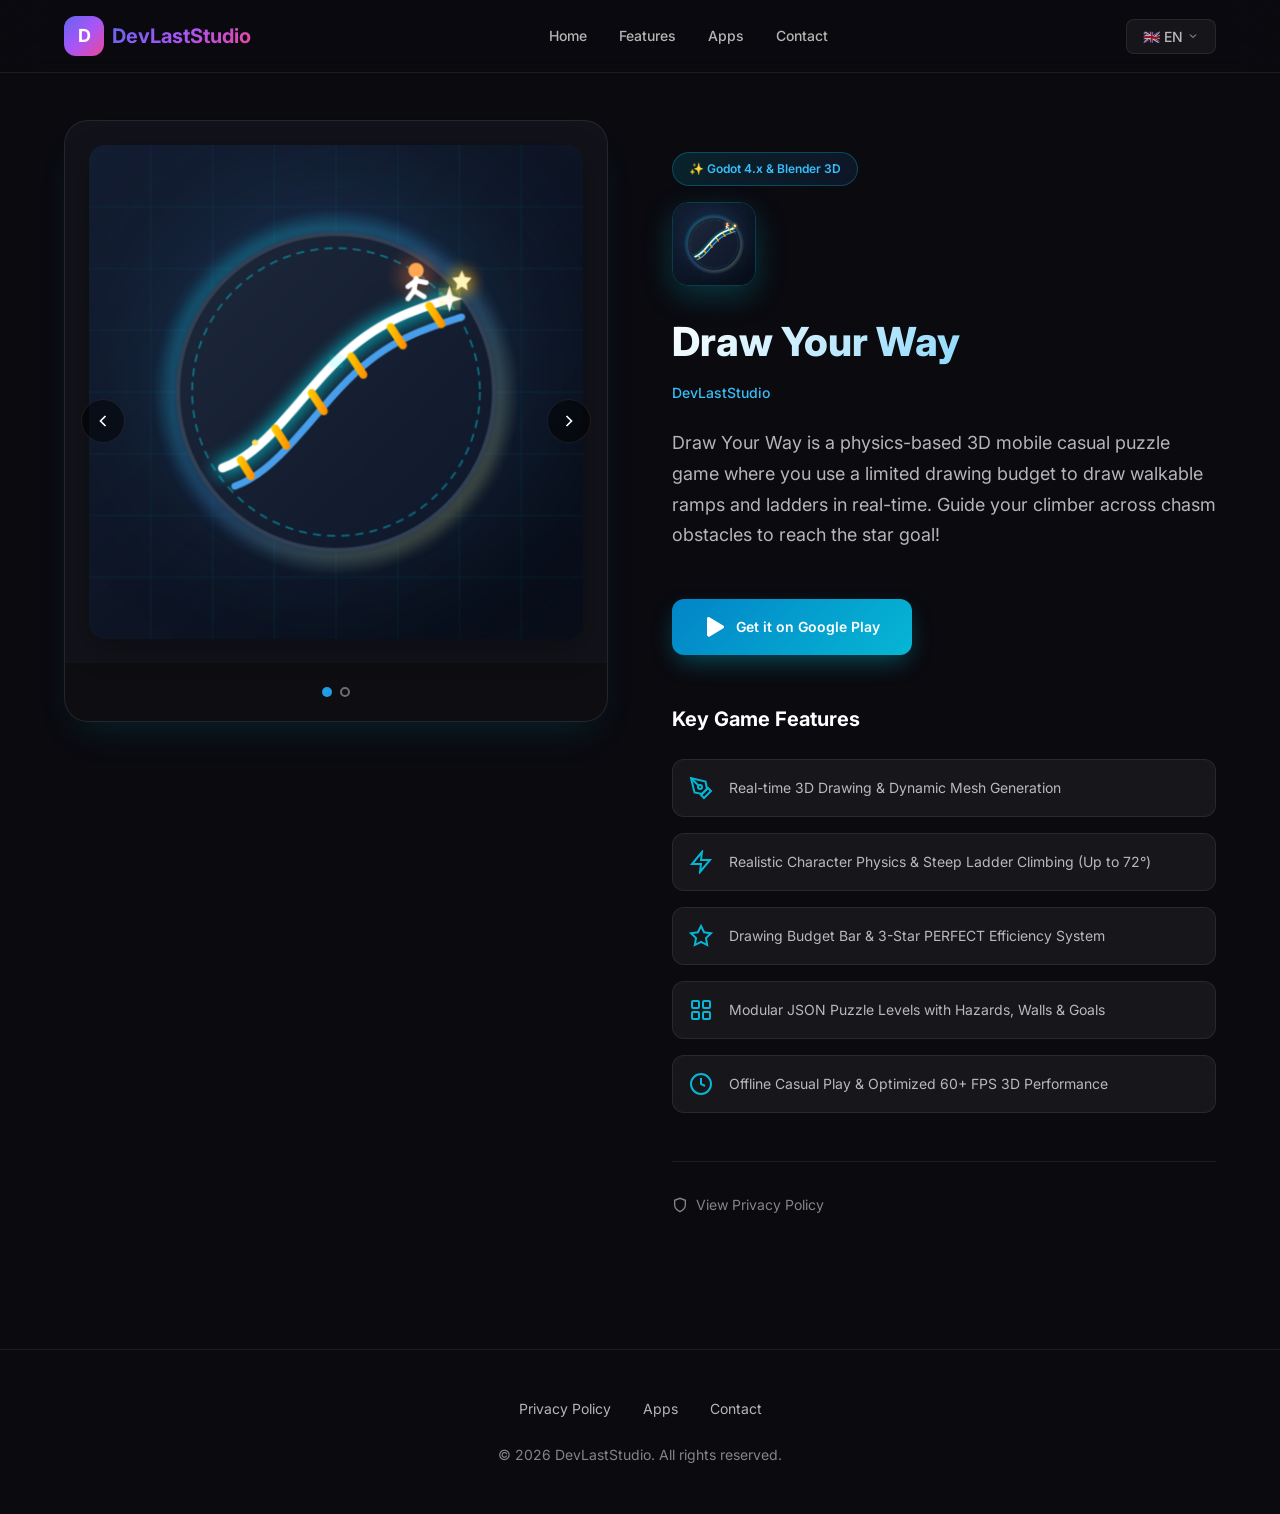
<file: draw-your-way.html>
<!DOCTYPE html>
<html lang="en">

<head>
    <meta charset="UTF-8">
    <meta name="viewport" content="width=device-width, initial-scale=1.0">
    <meta name="description"
        content="Draw Your Way - A physics-based 3D mobile puzzle game where you draw walkable ramps and ladders. Download now on App Store and Google Play.">
    <meta name="keywords" content="draw your way, physics puzzle, 3d puzzle, godot 4, casual game, mobile game, iOS, Android">

    <title>Draw Your Way | DevLastStudio</title>

    <!-- Favicon -->
    <link rel="icon" type="image/png" href="draw-your-way-icon.png">

    <!-- Google Fonts -->
    <link rel="preconnect" href="https://fonts.googleapis.com">
    <link rel="preconnect" href="https://fonts.gstatic.com" crossorigin>
    <link href="https://fonts.googleapis.com/css2?family=Inter:wght@400;500;600;700;800&display=swap" rel="stylesheet">

    <!-- Styles -->
    <link rel="stylesheet" href="styles.css">

    <style>
        /* App Detail Page Styles */
        .app-detail {
            padding-top: 120px;
            padding-bottom: var(--space-4xl);
        }

        .app-detail-container {
            display: grid;
            grid-template-columns: 1fr 1fr;
            gap: var(--space-3xl);
            align-items: start;
        }

        @media (max-width: 900px) {
            .app-detail-container {
                grid-template-columns: 1fr;
            }
        }

        /* Screenshot Slider */
        .screenshot-slider {
            position: relative;
            background: var(--color-bg-secondary);
            border-radius: var(--radius-2xl);
            overflow: hidden;
            border: 1px solid var(--color-border);
            box-shadow: 0 20px 40px -15px rgba(6, 182, 212, 0.15);
        }

        .screenshot-slides {
            position: relative;
            width: 100%;
            aspect-ratio: 1;
        }

        .screenshot-slide {
            position: absolute;
            inset: 0;
            display: flex;
            align-items: center;
            justify-content: center;
            opacity: 0;
            transform: scale(0.95);
            transition: all 0.5s cubic-bezier(0.4, 0, 0.2, 1);
            padding: var(--space-lg);
        }

        .screenshot-slide.active {
            opacity: 1;
            transform: scale(1);
        }

        .screenshot-slide img {
            max-width: 100%;
            max-height: 100%;
            object-fit: contain;
            border-radius: var(--radius-xl);
            box-shadow: 0 10px 30px rgba(0, 0, 0, 0.3);
        }

        .screenshot-nav {
            display: flex;
            justify-content: center;
            gap: var(--space-sm);
            padding: var(--space-lg);
            background: rgba(0, 0, 0, 0.3);
        }

        .screenshot-dot {
            width: 10px;
            height: 10px;
            border-radius: 50%;
            border: 2px solid rgba(255, 255, 255, 0.4);
            background: transparent;
            cursor: pointer;
            transition: all var(--transition-base);
        }

        .screenshot-dot:hover {
            border-color: rgba(255, 255, 255, 0.7);
        }

        .screenshot-dot.active {
            background: linear-gradient(135deg, #06b6d4 0%, #3b82f6 100%);
            border-color: transparent;
        }

        .screenshot-arrows {
            position: absolute;
            top: 50%;
            left: 0;
            right: 0;
            transform: translateY(-50%);
            display: flex;
            justify-content: space-between;
            padding: 0 var(--space-md);
            pointer-events: none;
        }

        .screenshot-arrow {
            width: 44px;
            height: 44px;
            display: flex;
            align-items: center;
            justify-content: center;
            background: rgba(0, 0, 0, 0.5);
            border: 1px solid var(--color-border);
            border-radius: 50%;
            color: white;
            cursor: pointer;
            pointer-events: auto;
            transition: all var(--transition-base);
        }

        .screenshot-arrow:hover {
            background: rgba(6, 182, 212, 0.8);
            border-color: #06b6d4;
        }

        /* App Info */
        .app-info {
            padding: var(--space-xl) 0;
        }

        .app-badge-inline {
            display: inline-flex;
            align-items: center;
            gap: 0.5rem;
            padding: 0.4rem 1rem;
            background: linear-gradient(135deg, rgba(6, 182, 212, 0.15) 0%, rgba(59, 130, 246, 0.1) 100%);
            border: 1px solid rgba(6, 182, 212, 0.3);
            border-radius: 2rem;
            margin-bottom: var(--space-md);
            font-size: var(--font-size-xs);
            font-weight: 600;
            color: #38bdf8;
        }

        .app-icon-badge {
            width: 84px;
            height: 84px;
            border-radius: var(--radius-xl);
            overflow: hidden;
            margin-bottom: var(--space-lg);
            box-shadow: 0 10px 30px rgba(6, 182, 212, 0.25);
            border: 1px solid rgba(6, 182, 212, 0.3);
        }

        .app-icon-badge img {
            width: 100%;
            height: 100%;
            object-fit: cover;
        }

        .app-detail-title {
            font-size: clamp(var(--font-size-2xl), 4vw, var(--font-size-4xl));
            font-weight: 800;
            margin-bottom: var(--space-sm);
            background: linear-gradient(135deg, #ffffff 0%, #38bdf8 100%);
            -webkit-background-clip: text;
            -webkit-text-fill-color: transparent;
        }

        .app-developer {
            font-size: var(--font-size-sm);
            color: #38bdf8;
            margin-bottom: var(--space-lg);
            font-weight: 500;
        }

        .app-detail-description {
            font-size: var(--font-size-lg);
            color: var(--color-text-secondary);
            line-height: 1.7;
            margin-bottom: var(--space-2xl);
        }

        /* Store Buttons */
        .store-buttons {
            display: flex;
            gap: var(--space-md);
            margin-bottom: var(--space-2xl);
            flex-wrap: wrap;
        }

        .store-button {
            display: flex;
            align-items: center;
            gap: var(--space-sm);
            padding: var(--space-md) var(--space-xl);
            background: linear-gradient(135deg, #0284c7 0%, #06b6d4 100%);
            border-radius: var(--radius-lg);
            font-size: var(--font-size-sm);
            font-weight: 600;
            color: white;
            transition: all var(--transition-base);
            box-shadow: 0 10px 25px -5px rgba(6, 182, 212, 0.4);
        }

        .store-button:hover {
            transform: translateY(-2px);
            box-shadow: 0 15px 35px -5px rgba(6, 182, 212, 0.6);
        }

        .store-button svg {
            width: 24px;
            height: 24px;
        }

        /* Features List */
        .app-features {
            margin-bottom: var(--space-2xl);
        }

        .app-features h3 {
            font-size: var(--font-size-xl);
            font-weight: 700;
            margin-bottom: var(--space-lg);
        }

        .feature-list {
            display: flex;
            flex-direction: column;
            gap: var(--space-md);
        }

        .feature-item {
            display: flex;
            align-items: center;
            gap: var(--space-md);
            padding: var(--space-md);
            background: var(--color-bg-glass);
            border: 1px solid var(--color-border);
            border-radius: var(--radius-lg);
            transition: all var(--transition-fast);
        }

        .feature-item:hover {
            border-color: rgba(6, 182, 212, 0.4);
            transform: translateX(4px);
        }

        .feature-item svg {
            width: 24px;
            height: 24px;
            color: #06b6d4;
            flex-shrink: 0;
        }

        .feature-item span {
            color: var(--color-text-secondary);
            font-size: var(--font-size-sm);
        }

        /* Privacy Link */
        .app-privacy-section {
            padding-top: var(--space-xl);
            border-top: 1px solid var(--color-border);
        }

        .app-privacy-section a {
            display: inline-flex;
            align-items: center;
            gap: var(--space-sm);
            color: var(--color-text-muted);
            font-size: var(--font-size-sm);
            transition: color var(--transition-fast);
        }

        .app-privacy-section a:hover {
            color: #38bdf8;
        }
    </style>
</head>

<body>
    <!-- Header -->
    <header class="header" id="header">
        <nav class="nav container">
            <a href="index.html" class="logo">
                <div class="logo-icon">D</div>
                <span class="logo-text">DevLastStudio</span>
            </a>

            <ul class="nav-menu" id="nav-menu">
                <li><a href="index.html" class="nav-link" data-i18n="navHome">Home</a></li>
                <li><a href="index.html#features" class="nav-link" data-i18n="navFeatures">Features</a></li>
                <li><a href="index.html#apps" class="nav-link" data-i18n="navApps">Apps</a></li>
                <li><a href="index.html#contact" class="nav-link" data-i18n="navContact">Contact</a></li>
            </ul>

            <div class="nav-right">
                <!-- Language Selector -->
                <div class="lang-selector" id="lang-selector">
                    <button class="lang-btn" id="lang-btn" aria-label="Select language" aria-expanded="false"
                        aria-haspopup="listbox">
                        <span id="current-flag">🇬🇧</span>
                        <span id="current-lang">EN</span>
                        <svg width="12" height="12" viewBox="0 0 24 24" fill="none" stroke="currentColor"
                            stroke-width="2">
                            <path d="M6 9l6 6 6-6" />
                        </svg>
                    </button>
                    <div class="lang-dropdown" id="lang-dropdown" role="listbox" aria-label="Select language">
                        <button class="lang-option" data-lang="en" role="option">
                            <span>🇬🇧</span> English
                        </button>
                        <button class="lang-option" data-lang="de" role="option">
                            <span>🇩🇪</span> Deutsch
                        </button>
                        <button class="lang-option" data-lang="es" role="option">
                            <span>🇪🇸</span> Español
                        </button>
                        <button class="lang-option" data-lang="fr" role="option">
                            <span>🇫🇷</span> Français
                        </button>
                        <button class="lang-option" data-lang="it" role="option">
                            <span>🇮🇹</span> Italiano
                        </button>
                        <button class="lang-option" data-lang="tr" role="option">
                            <span>🇹🇷</span> Türkçe
                        </button>
                    </div>
                </div>

                <button class="nav-toggle" id="nav-toggle" aria-label="Toggle navigation">
                    <span></span>
                    <span></span>
                    <span></span>
                </button>
            </div>
        </nav>
    </header>

    <!-- App Detail Section -->
    <section class="app-detail">
        <div class="container">
            <div class="app-detail-container">
                <!-- Screenshot Slider -->
                <div class="screenshot-slider" id="screenshot-slider">
                    <div class="screenshot-slides">
                        <div class="screenshot-slide active" data-slide="0">
                            <img src="draw-your-way-icon.png" alt="Draw Your Way Official Icon">
                        </div>
                        <div class="screenshot-slide" data-slide="1">
                            <img src="draw-your-way-preview.jpg" alt="Draw Your Way 3D Gameplay Preview">
                        </div>
                    </div>
                    <div class="screenshot-arrows">
                        <button class="screenshot-arrow prev-arrow" aria-label="Previous">
                            <svg width="20" height="20" viewBox="0 0 24 24" fill="none" stroke="currentColor"
                                stroke-width="2">
                                <path d="M15 18l-6-6 6-6" />
                            </svg>
                        </button>
                        <button class="screenshot-arrow next-arrow" aria-label="Next">
                            <svg width="20" height="20" viewBox="0 0 24 24" fill="none" stroke="currentColor"
                                stroke-width="2">
                                <path d="M9 18l6-6-6-6" />
                            </svg>
                        </button>
                    </div>
                    <div class="screenshot-nav">
                        <button class="screenshot-dot active" data-slide="0" aria-label="Slide 1"></button>
                        <button class="screenshot-dot" data-slide="1" aria-label="Slide 2"></button>
                    </div>
                </div>

                <!-- App Info -->
                <div class="app-info">
                    <div class="app-badge-inline">
                        <span data-i18n="dywBadge">✨ Godot 4.x & Blender 3D</span>
                    </div>
                    <div class="app-icon-badge">
                        <img src="draw-your-way-icon.png" alt="Draw Your Way Icon">
                    </div>
                    <h1 class="app-detail-title">Draw Your Way</h1>
                    <p class="app-developer">DevLastStudio</p>
                    <p class="app-detail-description" data-i18n="dywDetailDesc">
                        Draw Your Way is a physics-based 3D mobile casual puzzle game where you use a limited drawing budget to draw walkable ramps and ladders in real-time. Guide your climber across chasm obstacles to reach the star goal!
                    </p>

                    <!-- Store Buttons -->
                    <div class="store-buttons"><a href="https://play.google.com/store/apps/details?id=com.devlaststudio.drawyourway" class="store-button" target="_blank" rel="noopener"><svg viewBox="0 0 24 24" fill="currentColor"><path d="M3 20.5v-17c0-.83.67-1.5 1.5-1.5.36 0 .7.13.97.36l14.06 8.5c.55.42.73 1.15.4 1.76-.12.22-.31.4-.53.53l-14.06 8.5c-.51.31-1.17.14-1.48-.37-.1-.17-.16-.36-.16-.56z" /></svg><span data-i18n="downloadPlayStore">Get it on Google Play</span></a></div>

                    <!-- Features -->
                    <div class="app-features">
                        <h3 data-i18n="dywFeaturesTitle">Key Game Features</h3>
                        <div class="feature-list">
                            <div class="feature-item">
                                <svg viewBox="0 0 24 24" fill="none" stroke="currentColor" stroke-width="2">
                                    <path d="M12 19l7-7 3 3-7 7-3-3z"/>
                                    <path d="M18 13l-1.5-7.5L2 2l3.5 14.5L13 18l5-5z"/>
                                    <path d="M2 2l7.586 7.586"/>
                                    <circle cx="11" cy="11" r="2"/>
                                </svg>
                                <span data-i18n="dywFeature1">Real-time 3D Drawing & Dynamic Mesh Generation</span>
                            </div>
                            <div class="feature-item">
                                <svg viewBox="0 0 24 24" fill="none" stroke="currentColor" stroke-width="2">
                                    <path d="M13 2L3 14h9l-1 8 10-12h-9l1-8z" />
                                </svg>
                                <span data-i18n="dywFeature2">Realistic Character Physics & Steep Ladder Climbing (Up to 72°)</span>
                            </div>
                            <div class="feature-item">
                                <svg viewBox="0 0 24 24" fill="none" stroke="currentColor" stroke-width="2">
                                    <polygon points="12 2 15.09 8.26 22 9.27 17 14.14 18.18 21.02 12 17.77 5.82 21.02 7 14.14 2 9.27 8.91 8.26 12 2" />
                                </svg>
                                <span data-i18n="dywFeature3">Drawing Budget Bar & 3-Star PERFECT Efficiency System</span>
                            </div>
                            <div class="feature-item">
                                <svg viewBox="0 0 24 24" fill="none" stroke="currentColor" stroke-width="2">
                                    <rect x="3" y="3" width="7" height="7" rx="1" />
                                    <rect x="14" y="3" width="7" height="7" rx="1" />
                                    <rect x="14" y="14" width="7" height="7" rx="1" />
                                    <rect x="3" y="14" width="7" height="7" rx="1" />
                                </svg>
                                <span data-i18n="dywFeature4">Modular JSON Puzzle Levels with Hazards, Walls & Goals</span>
                            </div>
                            <div class="feature-item">
                                <svg viewBox="0 0 24 24" fill="none" stroke="currentColor" stroke-width="2">
                                    <circle cx="12" cy="12" r="10" />
                                    <polyline points="12 6 12 12 16 14" />
                                </svg>
                                <span data-i18n="dywFeature5">Offline Casual Play & Optimized 60+ FPS 3D Performance</span>
                            </div>
                        </div>
                    </div>

                    <!-- Privacy Link -->
                    <div class="app-privacy-section">
                        <a href="privacy-draw-your-way.html">
                            <svg width="16" height="16" viewBox="0 0 24 24" fill="none" stroke="currentColor"
                                stroke-width="2">
                                <path d="M12 22s8-4 8-10V5l-8-3-8 3v7c0 6 8 10 8 10z" />
                            </svg>
                            <span data-i18n="dywViewPrivacy">View Privacy Policy</span>
                        </a>
                    </div>
                </div>
            </div>
        </div>
    </section>

    <!-- Footer -->
    <footer class="footer">
        <div class="container">
            <div class="footer-content">
                <div class="footer-links">
                    <a href="privacy.html" class="footer-link" data-i18n="footerPrivacy">Privacy Policy</a>
                    <a href="index.html#apps" class="footer-link" data-i18n="footerApps">Apps</a>
                    <a href="index.html#contact" class="footer-link" data-i18n="footerContact">Contact</a>
                </div>

                <p class="footer-copyright" data-i18n="footerCopyright">
                    © 2026 DevLastStudio. All rights reserved.
                </p>
            </div>
        </div>
    </footer>

    <!-- Scripts -->
    <script src="translations.js"></script>
    <script src="script.js"></script>
    <script>
        // Screenshot Slider Functionality
        document.addEventListener('DOMContentLoaded', () => {
            const slider = document.getElementById('screenshot-slider');
            if (!slider) return;

            const slides = slider.querySelectorAll('.screenshot-slide');
            const dots = slider.querySelectorAll('.screenshot-dot');
            const prevBtn = slider.querySelector('.prev-arrow');
            const nextBtn = slider.querySelector('.next-arrow');

            if (slides.length <= 1) {
                const arrows = slider.querySelector('.screenshot-arrows');
                const nav = slider.querySelector('.screenshot-nav');
                if (arrows) arrows.style.display = 'none';
                if (nav) nav.style.display = 'none';
                return;
            }

            let currentSlide = 0;
            let autoPlayInterval;

            function goToSlide(index) {
                slides.forEach(slide => slide.classList.remove('active'));
                dots.forEach(dot => dot.classList.remove('active'));

                slides[index].classList.add('active');
                if (dots[index]) dots[index].classList.add('active');
                currentSlide = index;
            }

            function nextSlide() {
                const next = (currentSlide + 1) % slides.length;
                goToSlide(next);
            }

            function prevSlide() {
                const prev = (currentSlide - 1 + slides.length) % slides.length;
                goToSlide(prev);
            }

            function startAutoPlay() {
                stopAutoPlay();
                autoPlayInterval = setInterval(nextSlide, 4500);
            }

            function stopAutoPlay() {
                if (autoPlayInterval) clearInterval(autoPlayInterval);
            }

            if (nextBtn) nextBtn.addEventListener('click', () => { nextSlide(); startAutoPlay(); });
            if (prevBtn) prevBtn.addEventListener('click', () => { prevSlide(); startAutoPlay(); });

            dots.forEach((dot, index) => {
                dot.addEventListener('click', () => { goToSlide(index); startAutoPlay(); });
            });

            slider.addEventListener('mouseenter', stopAutoPlay);
            slider.addEventListener('mouseleave', startAutoPlay);

            startAutoPlay();
        });
    </script>
</body>

</html>
</file>
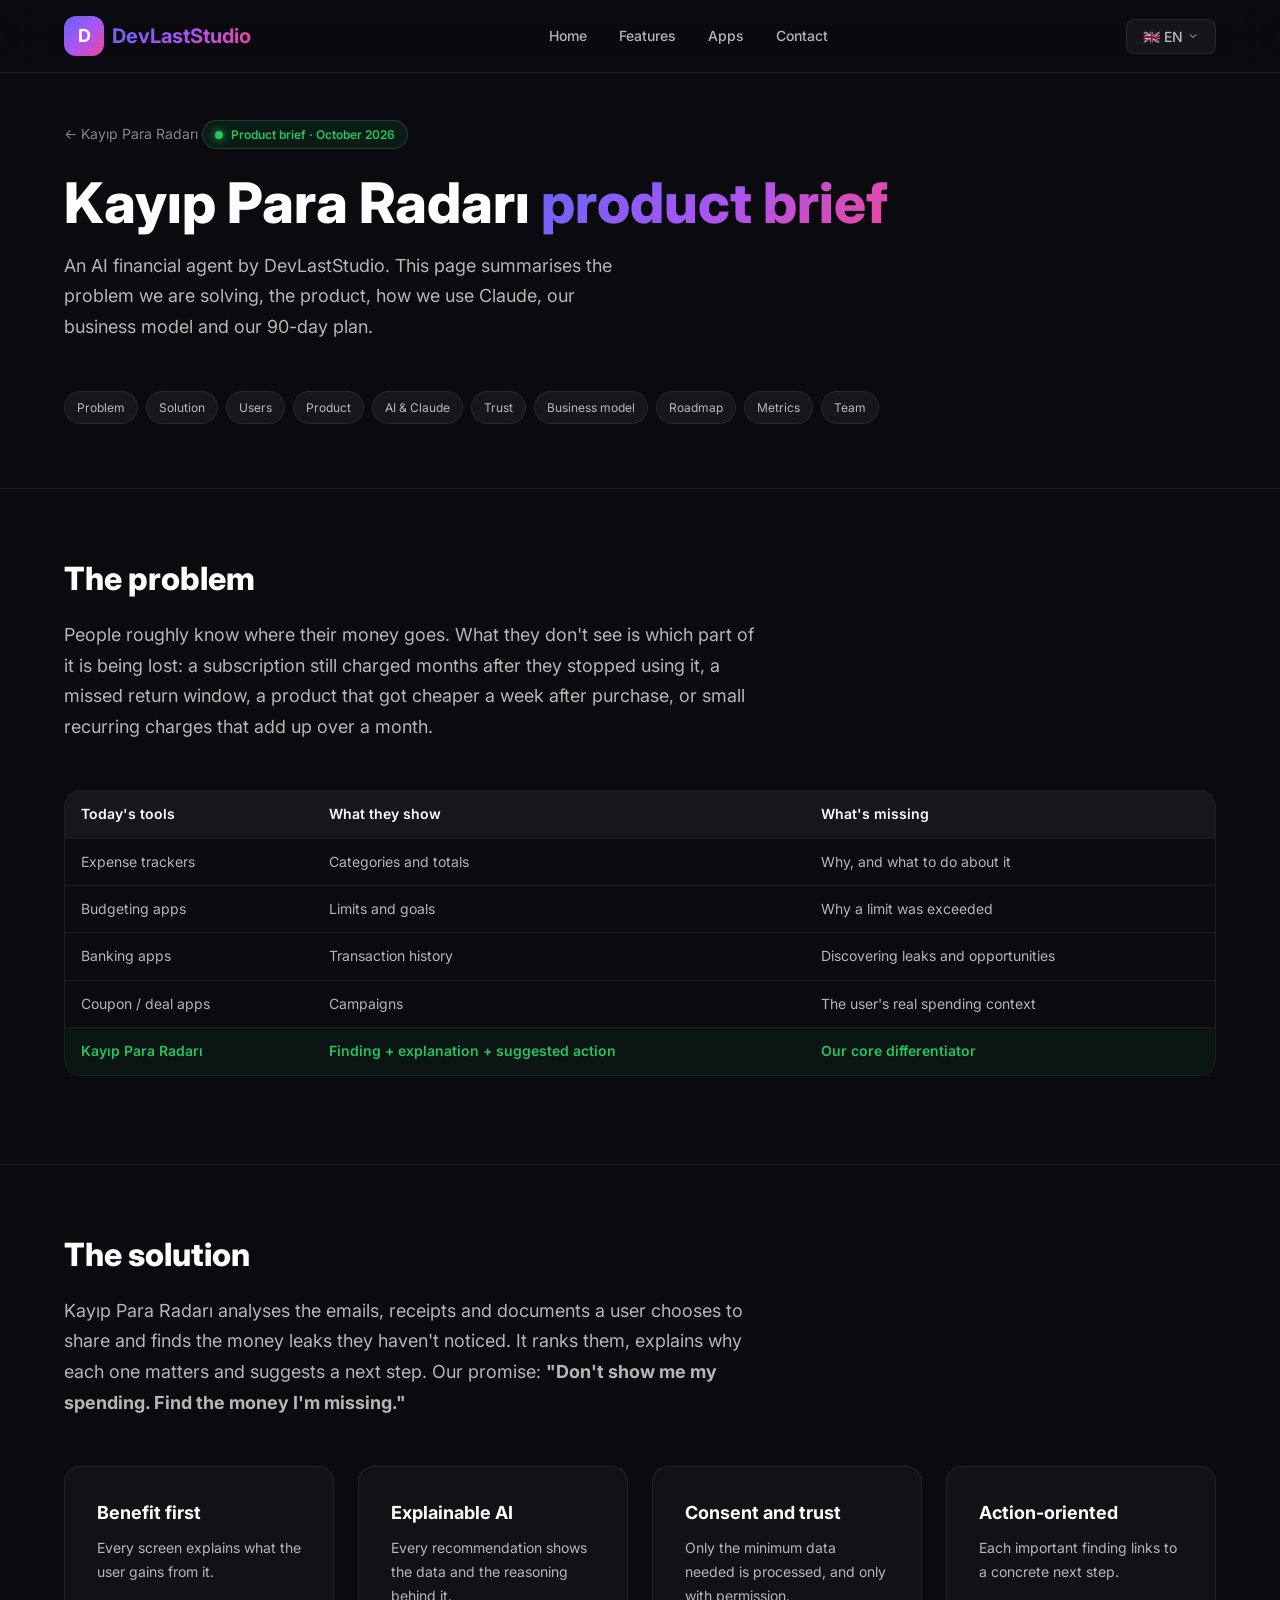
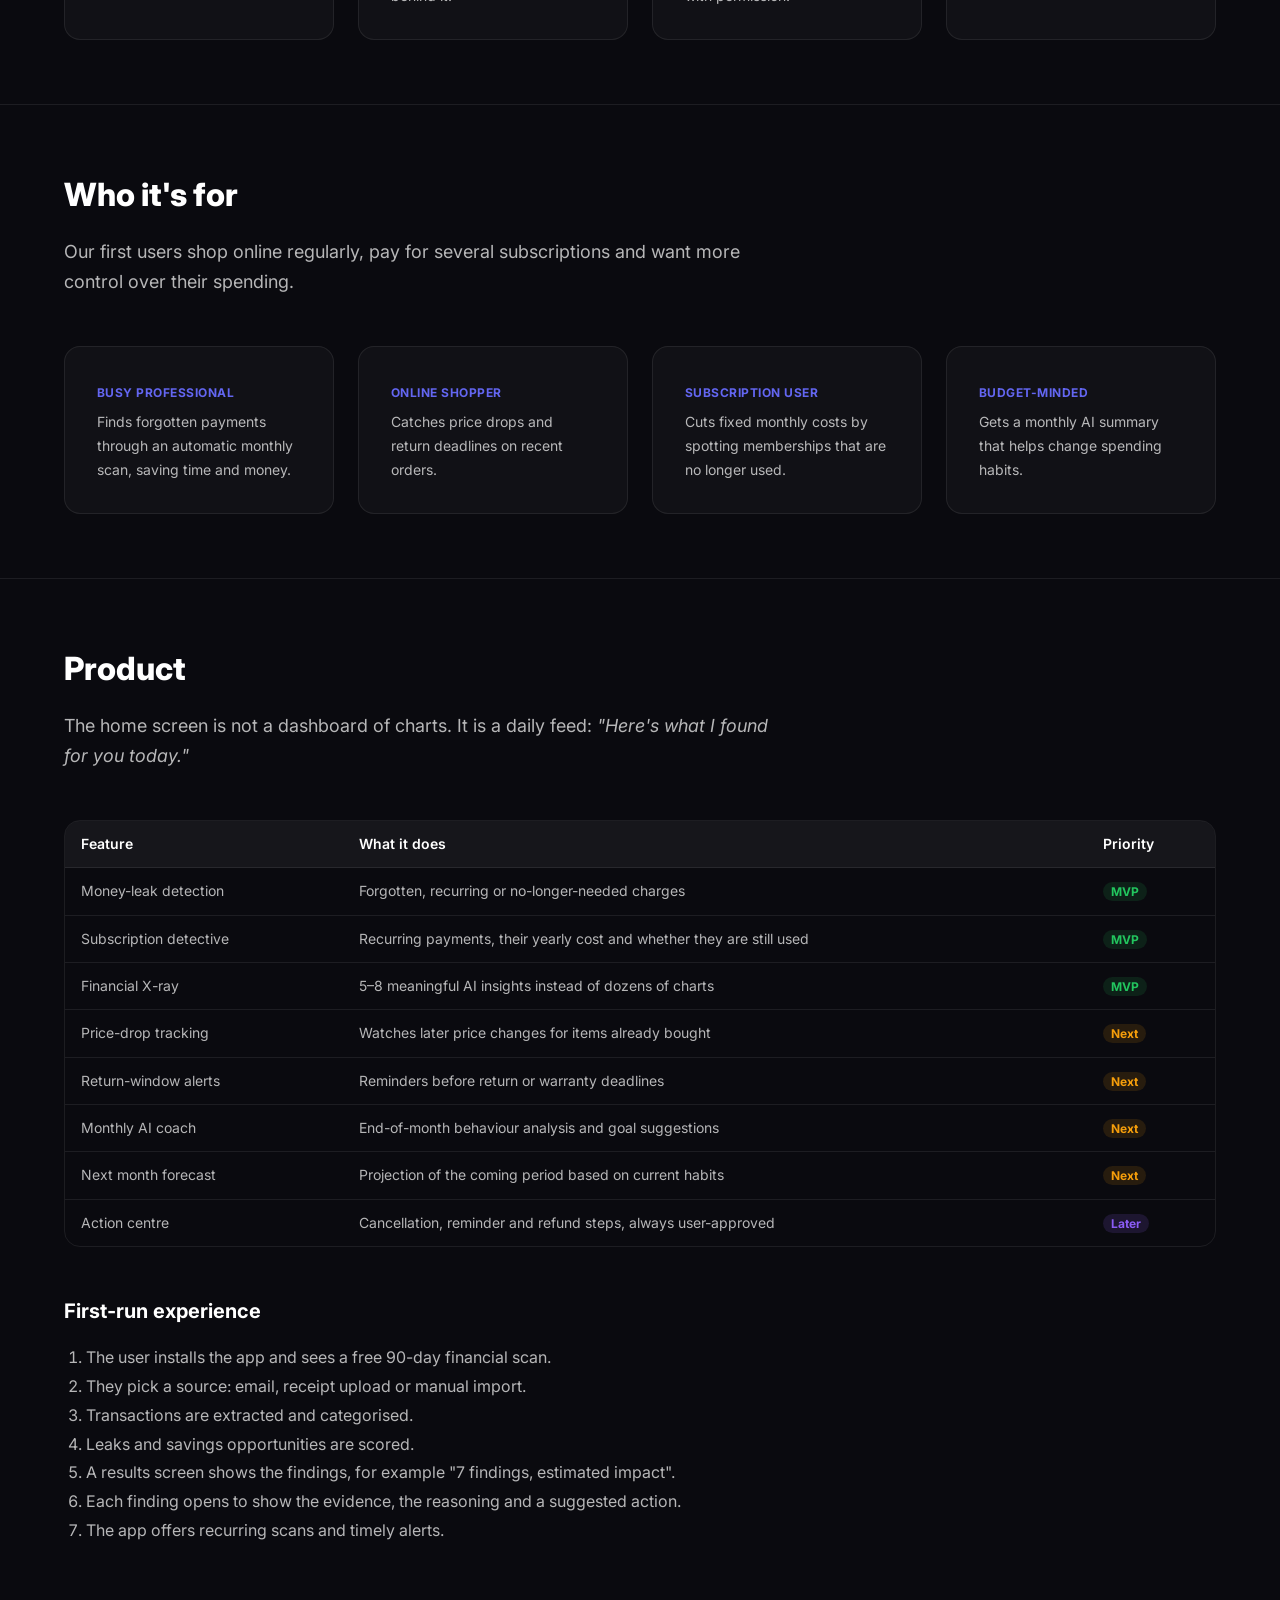
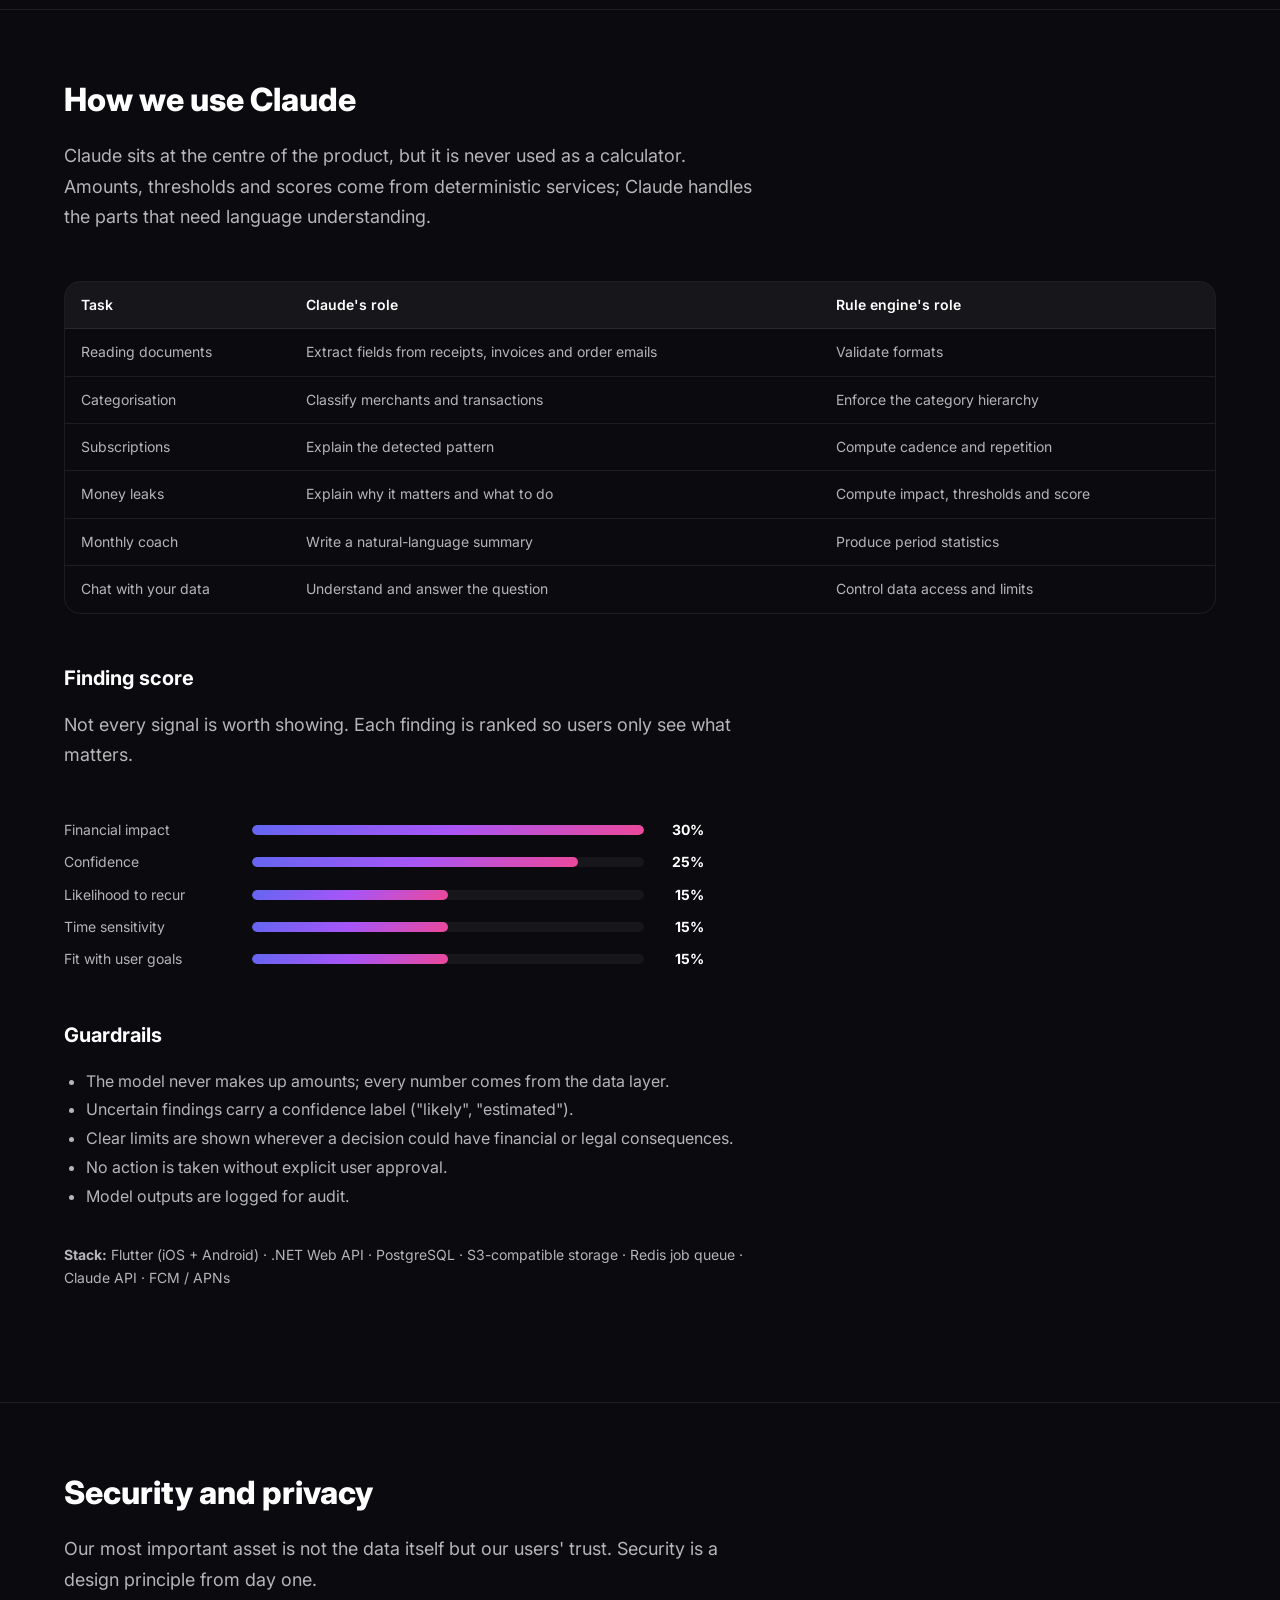
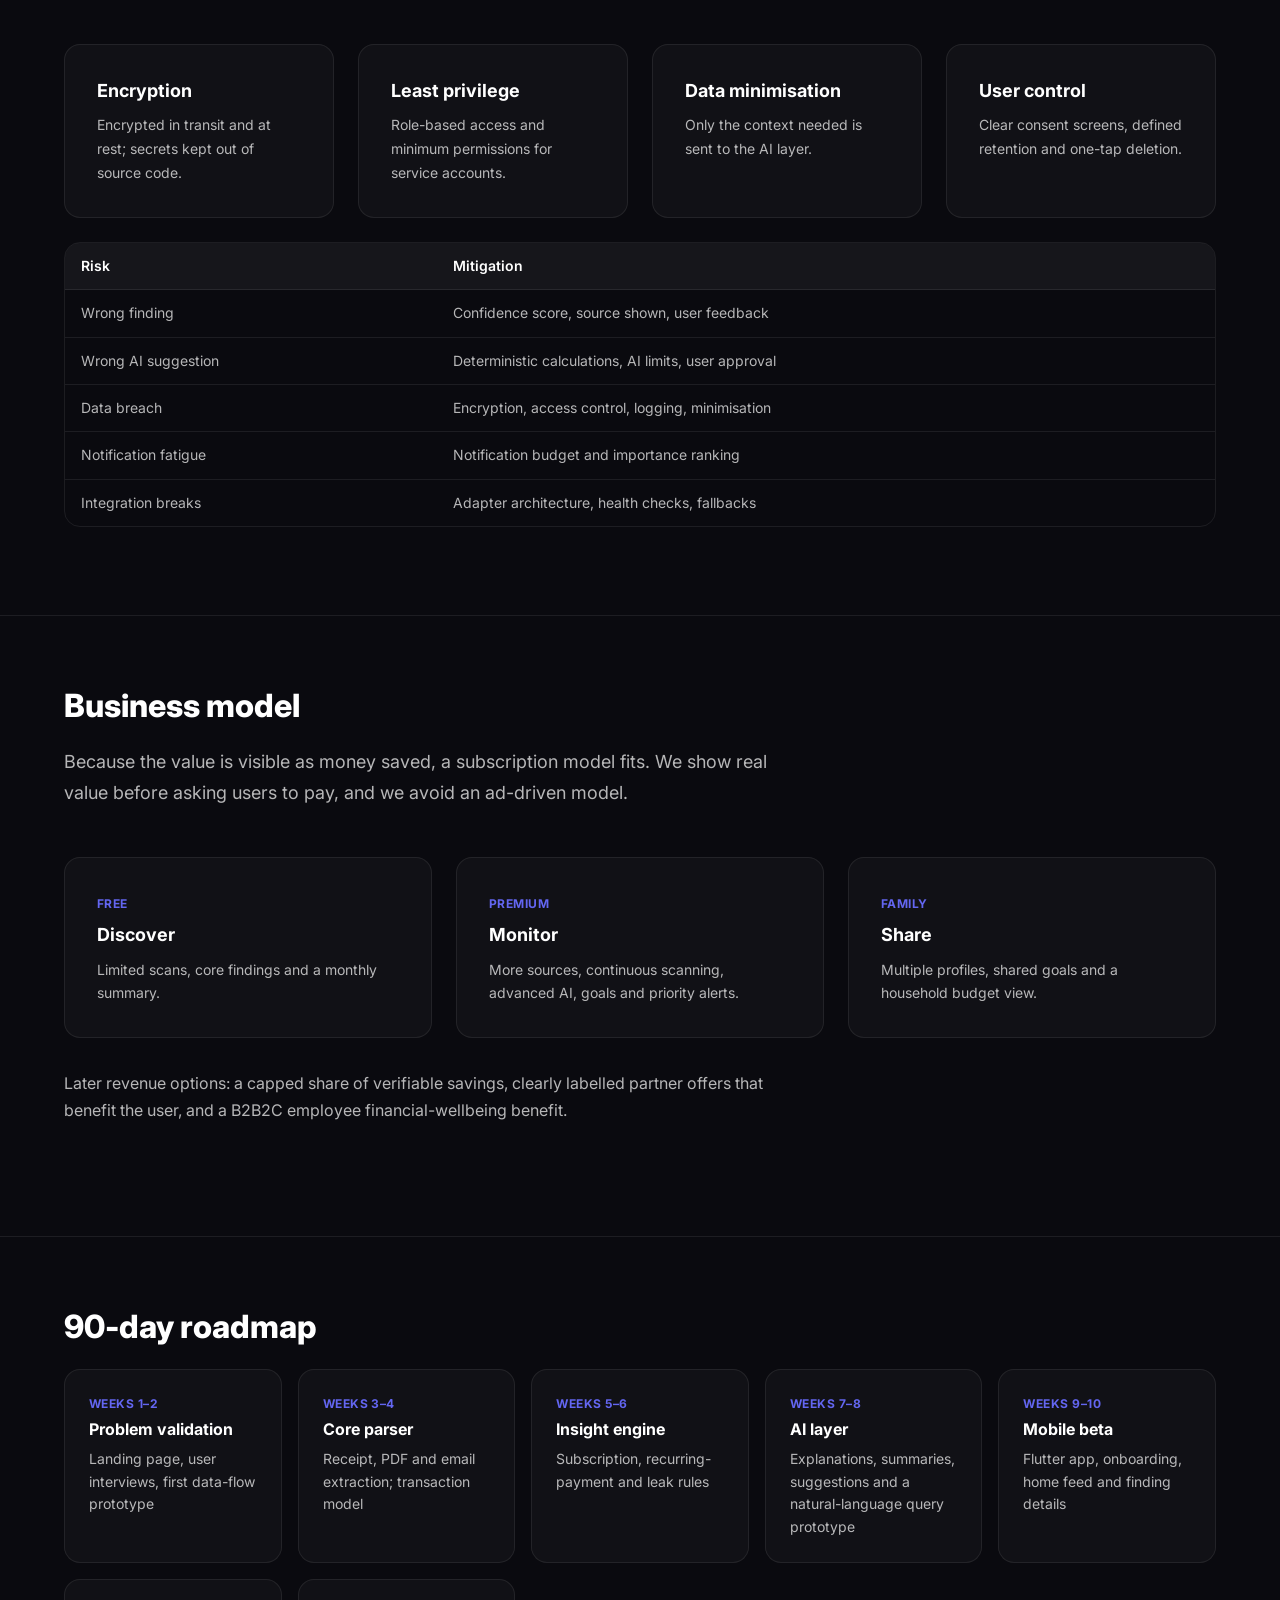
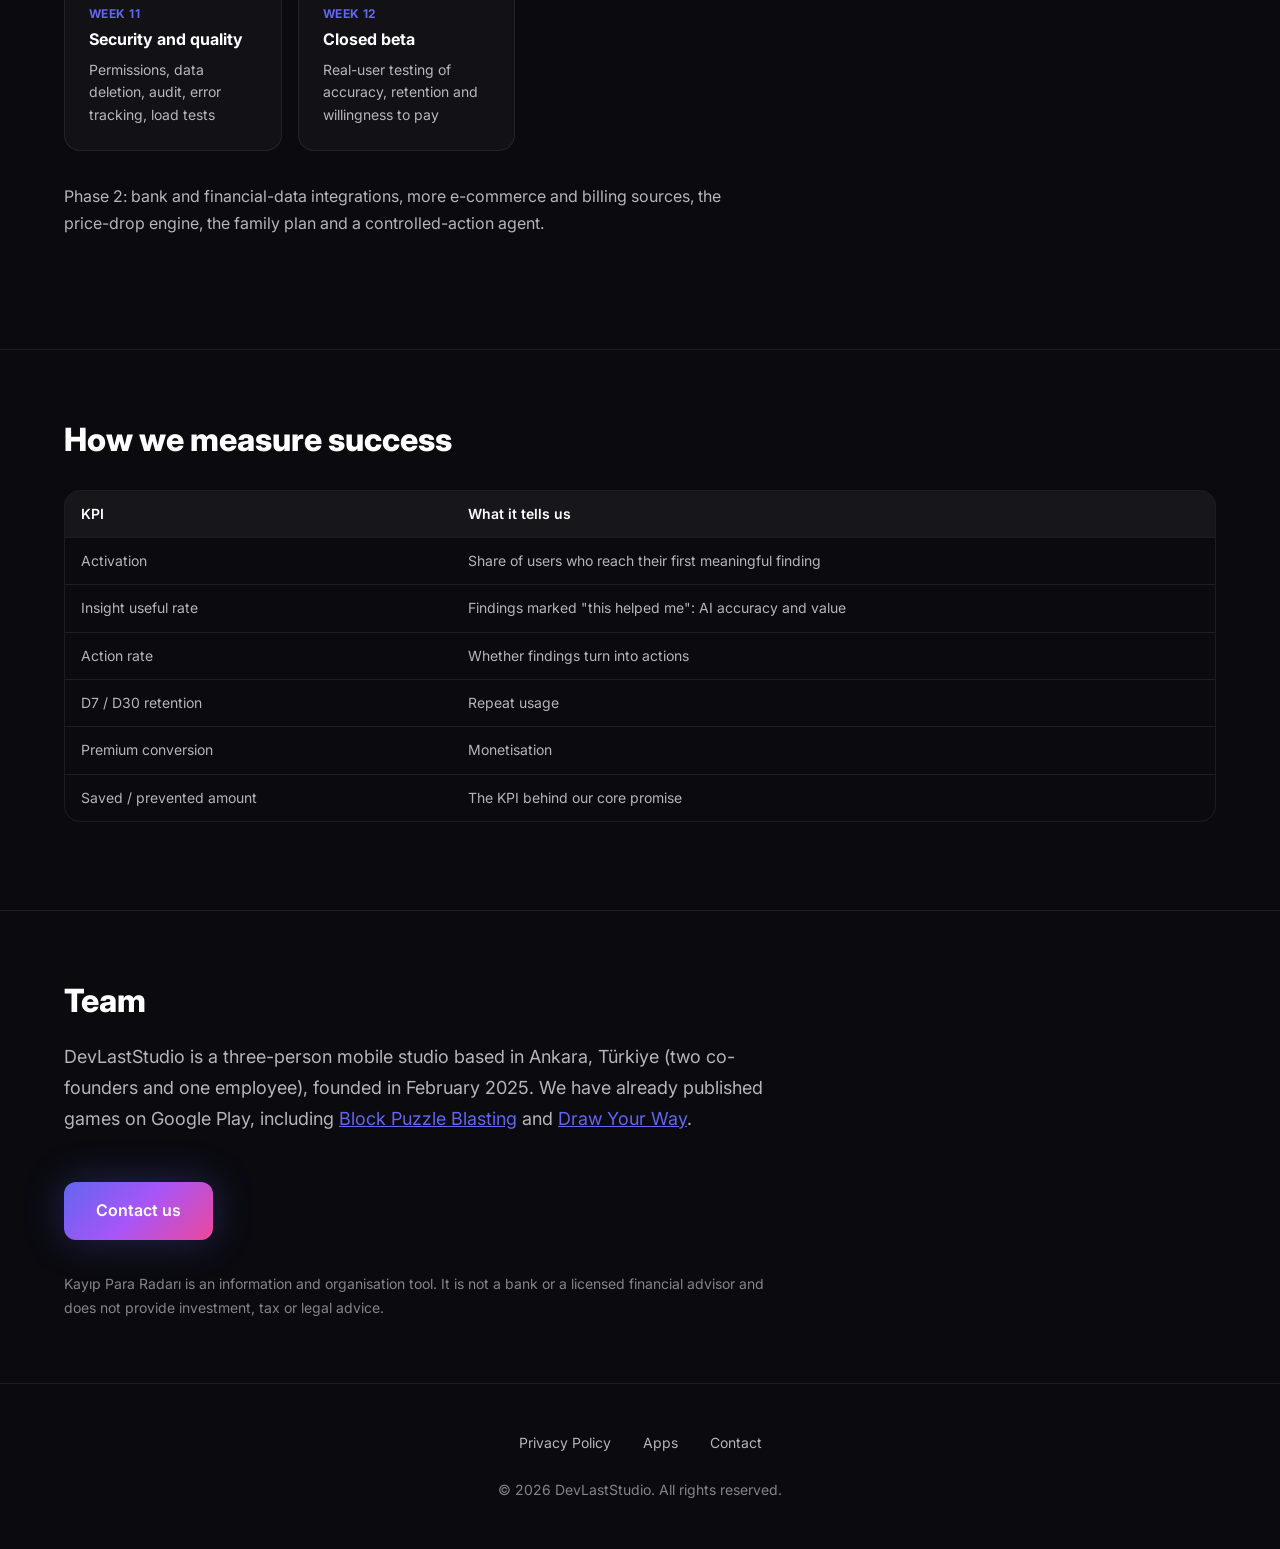
<file: kayip-para-radari-brief.html>
<!DOCTYPE html>
<html lang="en">

<head>
    <meta charset="UTF-8">
    <meta name="viewport" content="width=device-width, initial-scale=1.0">
    <meta name="description"
        content="Kayıp Para Radarı by DevLastStudio — an AI financial agent that finds forgotten subscriptions, missed refunds and hidden recurring charges.">
    <title>Kayıp Para Radarı Brief | DevLastStudio</title>
    <meta property="og:title" content="Kayıp Para Radarı — product brief">
    <meta property="og:description" content="Finds forgotten subscriptions, missed return windows and hidden recurring charges. Built on Claude.">
    <meta property="og:url" content="https://devlaststudio.com/kayip-para-radari-brief.html">
    <link rel="canonical" href="https://devlaststudio.com/kayip-para-radari-brief.html">
    <link rel="icon" type="image/svg+xml"
        href="data:image/svg+xml,<svg xmlns='http://www.w3.org/2000/svg' viewBox='0 0 100 100'><rect fill='%230a0a0f' rx='20' width='100' height='100'/><circle cx='50' cy='50' r='34' fill='none' stroke='%2322c55e' stroke-width='6' opacity='.5'/><circle cx='50' cy='50' r='16' fill='none' stroke='%2322c55e' stroke-width='6'/><path d='M50 50 L78 26' stroke='%2322c55e' stroke-width='8' stroke-linecap='round'/></svg>">
    <link rel="preconnect" href="https://fonts.googleapis.com">
    <link rel="preconnect" href="https://fonts.gstatic.com" crossorigin>
    <link href="https://fonts.googleapis.com/css2?family=Inter:wght@400;500;600;700;800&display=swap" rel="stylesheet">
    <link rel="stylesheet" href="styles.css">
    <style>
        .kpr { padding-top: 120px; }
        .kpr-hero { display: grid; grid-template-columns: 1.2fr 1fr; gap: var(--space-3xl); align-items: center; padding-bottom: var(--space-4xl); }
        .kpr-eyebrow { display: inline-flex; align-items: center; gap: 8px; padding: 4px 12px; border-radius: var(--radius-full); font-size: var(--font-size-xs); font-weight: 600; color: #22c55e; background: rgba(34,197,94,.1); border: 1px solid rgba(34,197,94,.25); margin-bottom: var(--space-lg); }
        .kpr-eyebrow i { width: 8px; height: 8px; border-radius: 50%; background: #22c55e; box-shadow: 0 0 10px #22c55e; }
        .kpr-title { font-size: clamp(2.2rem, 5vw, var(--font-size-5xl)); font-weight: 800; line-height: 1.1; margin-bottom: var(--space-md); }
        .kpr-title span { background: var(--gradient-primary); -webkit-background-clip: text; background-clip: text; color: transparent; }
        .kpr-tagline { font-size: var(--font-size-xl); font-weight: 600; color: var(--color-text-primary); margin-bottom: var(--space-md); }
        .kpr-lead { font-size: var(--font-size-lg); color: var(--color-text-secondary); line-height: 1.7; margin-bottom: var(--space-2xl); max-width: 36rem; }
        .kpr-cta { display: inline-flex; align-items: center; gap: var(--space-sm); padding: var(--space-md) var(--space-xl); background: var(--gradient-primary); border-radius: var(--radius-lg); font-weight: 600; color: #fff; box-shadow: var(--shadow-glow); transition: transform var(--transition-base); }
        .kpr-cta:hover { transform: translateY(-2px); }
        .kpr-note { margin-top: var(--space-md); font-size: var(--font-size-sm); color: var(--color-text-muted); }

        .kpr-mock { background: var(--color-bg-secondary); border: 1px solid var(--color-border); border-radius: var(--radius-2xl); padding: var(--space-xl); box-shadow: var(--shadow-xl); }
        .kpr-mock-head { font-size: var(--font-size-sm); color: var(--color-text-muted); margin-bottom: var(--space-sm); }
        .kpr-mock-total { font-size: var(--font-size-2xl); font-weight: 800; margin-bottom: var(--space-lg); }
        .kpr-mock-total small { display: block; font-size: var(--font-size-sm); font-weight: 500; color: var(--color-text-secondary); }
        .kpr-find { display: flex; gap: var(--space-md); align-items: flex-start; padding: var(--space-md); border: 1px solid var(--color-border); border-radius: var(--radius-lg); background: var(--color-bg-glass); margin-bottom: var(--space-sm); }
        .kpr-find b { display: block; font-size: var(--font-size-sm); }
        .kpr-find span { font-size: var(--font-size-xs); color: var(--color-text-muted); }
        .kpr-find em { margin-left: auto; font-style: normal; font-weight: 700; font-size: var(--font-size-sm); white-space: nowrap; color: #22c55e; }
        .kpr-dot { flex-shrink: 0; width: 10px; height: 10px; margin-top: 5px; border-radius: 50%; }
        .kpr-mock-foot { font-size: var(--font-size-xs); color: var(--color-text-muted); margin-top: var(--space-md); }

        .kpr-section { padding: var(--space-3xl) 0; border-top: 1px solid var(--color-border); }
        .kpr-section h2 { font-size: var(--font-size-3xl); font-weight: 800; margin-bottom: var(--space-md); }
        .kpr-section > .container > p { color: var(--color-text-secondary); font-size: var(--font-size-lg); max-width: 44rem; line-height: 1.7; margin-bottom: var(--space-2xl); }
        .kpr-grid { display: grid; grid-template-columns: repeat(auto-fit, minmax(240px, 1fr)); gap: var(--space-lg); }
        .kpr-card { padding: var(--space-xl); background: var(--color-bg-card); border: 1px solid var(--color-border); border-radius: var(--radius-xl); }
        .kpr-card .num { display: inline-flex; width: 32px; height: 32px; align-items: center; justify-content: center; border-radius: 50%; background: var(--gradient-primary); font-weight: 700; font-size: var(--font-size-sm); margin-bottom: var(--space-md); }
        .kpr-card h3 { font-size: var(--font-size-lg); font-weight: 700; margin-bottom: var(--space-sm); }
        .kpr-card p { font-size: var(--font-size-sm); color: var(--color-text-secondary); line-height: 1.7; }
        .kpr-disclaimer { font-size: var(--font-size-sm) !important; color: var(--color-text-muted) !important; max-width: 52rem; line-height: 1.7; margin: 0 !important; }
        .kpr-tag { display: inline-block; margin-bottom: var(--space-sm); font-size: var(--font-size-xs); font-weight: 700; color: var(--color-accent-primary); letter-spacing: .04em; text-transform: uppercase; }

        @media (max-width: 900px) { .kpr-hero { grid-template-columns: 1fr; } }

        .brief-hero { padding-bottom: var(--space-3xl); }
        .brief-back { display: inline-block; margin-bottom: var(--space-lg); color: var(--color-text-muted); font-size: var(--font-size-sm); }
        .brief-back:hover { color: var(--color-accent-primary); }
        .brief-toc { display: flex; flex-wrap: wrap; gap: var(--space-sm); }
        .brief-toc a { padding: 6px 12px; border: 1px solid var(--color-border); border-radius: var(--radius-full); font-size: var(--font-size-xs); color: var(--color-text-secondary); background: var(--color-bg-glass); }
        .brief-toc a:hover { border-color: var(--color-accent-primary); color: var(--color-text-primary); }
        .brief-table-wrap { overflow-x: auto; margin: var(--space-lg) 0; border: 1px solid var(--color-border); border-radius: var(--radius-xl); }
        .brief-table { width: 100%; border-collapse: collapse; font-size: var(--font-size-sm); min-width: 520px; }
        .brief-table th { text-align: left; padding: 12px 16px; background: var(--color-bg-glass); color: var(--color-text-primary); font-weight: 600; }
        .brief-table td { padding: 12px 16px; border-top: 1px solid var(--color-border); color: var(--color-text-secondary); vertical-align: top; }
        .brief-table tr.hl td { color: #22c55e; font-weight: 600; background: rgba(34,197,94,.06); }
        .brief-table b { font-size: var(--font-size-xs); padding: 2px 8px; border-radius: var(--radius-full); }
        .p0 { color: #22c55e; background: rgba(34,197,94,.12); } .p1 { color: #f59e0b; background: rgba(245,158,11,.12); } .p2 { color: #8b5cf6; background: rgba(139,92,246,.14); }
        .brief-h3 { font-size: var(--font-size-xl); font-weight: 700; margin: var(--space-2xl) 0 var(--space-md); }
        .brief-steps, .brief-list { color: var(--color-text-secondary); line-height: 1.8; padding-left: 1.4rem; max-width: 46rem; }
        .brief-steps { list-style: decimal; } .brief-list { list-style: disc; }
        .brief-bars { display: grid; gap: 10px; max-width: 40rem; }
        .brief-bars div { display: grid; grid-template-columns: 11rem 1fr 3rem; align-items: center; gap: 12px; font-size: var(--font-size-sm); color: var(--color-text-secondary); }
        .brief-bars i { height: 10px; border-radius: 99px; background: var(--color-bg-glass); position: relative; overflow: hidden; }
        .brief-bars i::after { content: ""; position: absolute; inset: 0; width: calc(var(--w) * 3.33); max-width: 100%; background: var(--gradient-primary); border-radius: 99px; }
        .brief-bars b { text-align: right; color: var(--color-text-primary); }
        .brief-stack { margin-top: var(--space-xl) !important; font-size: var(--font-size-sm) !important; }
        .brief-note { font-size: var(--font-size-base) !important; margin-top: var(--space-xl) !important; }
        .brief-timeline { display: grid; grid-template-columns: repeat(auto-fit, minmax(200px, 1fr)); gap: var(--space-md); }
        .brief-timeline div { padding: var(--space-lg); border: 1px solid var(--color-border); border-radius: var(--radius-xl); background: var(--color-bg-card); }
        .brief-timeline b { display: block; font-size: var(--font-size-xs); color: var(--color-accent-primary); text-transform: uppercase; letter-spacing: .04em; }
        .brief-timeline span { display: block; font-weight: 700; margin: 4px 0 6px; }
        .brief-timeline p { font-size: var(--font-size-sm); color: var(--color-text-secondary); line-height: 1.6; }
        .brief-link { color: var(--color-accent-primary); text-decoration: underline; }
        .brief-disc { margin-top: var(--space-xl) !important; }
        .kpr-section h2 { scroll-margin-top: 100px; }
        @media (max-width: 600px) { .brief-bars div { grid-template-columns: 8rem 1fr 2.5rem; } }
    </style>
</head>

<body>
    <!-- Header -->
    <header class="header" id="header">
        <nav class="nav container">
            <a href="index.html" class="logo">
                <div class="logo-icon">D</div>
                <span class="logo-text">DevLastStudio</span>
            </a>

            <ul class="nav-menu" id="nav-menu">
                <li><a href="index.html" class="nav-link" data-i18n="navHome">Home</a></li>
                <li><a href="index.html#features" class="nav-link" data-i18n="navFeatures">Features</a></li>
                <li><a href="index.html#apps" class="nav-link" data-i18n="navApps">Apps</a></li>
                <li><a href="index.html#contact" class="nav-link" data-i18n="navContact">Contact</a></li>
            </ul>

            <div class="nav-right">
                <!-- Language Selector -->
                <div class="lang-selector" id="lang-selector">
                    <button class="lang-btn" id="lang-btn" aria-label="Select language" aria-expanded="false"
                        aria-haspopup="listbox">
                        <span id="current-flag">🇬🇧</span>
                        <span id="current-lang">EN</span>
                        <svg width="12" height="12" viewBox="0 0 24 24" fill="none" stroke="currentColor"
                            stroke-width="2">
                            <path d="M6 9l6 6 6-6" />
                        </svg>
                    </button>
                    <div class="lang-dropdown" id="lang-dropdown" role="listbox" aria-label="Select language">
                        <button class="lang-option" data-lang="en" role="option">
                            <span>🇬🇧</span> English
                        </button>
                        <button class="lang-option" data-lang="de" role="option">
                            <span>🇩🇪</span> Deutsch
                        </button>
                        <button class="lang-option" data-lang="es" role="option">
                            <span>🇪🇸</span> Español
                        </button>
                        <button class="lang-option" data-lang="fr" role="option">
                            <span>🇫🇷</span> Français
                        </button>
                        <button class="lang-option" data-lang="it" role="option">
                            <span>🇮🇹</span> Italiano
                        </button>
                        <button class="lang-option" data-lang="tr" role="option">
                            <span>🇹🇷</span> Türkçe
                        </button>
                    </div>
                </div>

                <button class="nav-toggle" id="nav-toggle" aria-label="Toggle navigation">
                    <span></span>
                    <span></span>
                    <span></span>
                </button>
            </div>
        </nav>
    </header>

    <main class="kpr brief">
        <section class="container brief-hero">
            <a class="brief-back" href="kayip-para-radari.html">← Kayıp Para Radarı</a>
            <div class="kpr-eyebrow"><i></i><span>Product brief · October 2026</span></div>
            <h1 class="kpr-title">Kayıp Para Radarı <span>product brief</span></h1>
            <p class="kpr-lead">An AI financial agent by DevLastStudio. This page summarises the problem we are solving, the product, how we use Claude, our business model and our 90-day plan.</p>
            <nav class="brief-toc" aria-label="Contents">
                <a href="#problem">Problem</a><a href="#solution">Solution</a><a href="#users">Users</a><a href="#product">Product</a><a href="#ai">AI &amp; Claude</a><a href="#trust">Trust</a><a href="#model">Business model</a><a href="#roadmap">Roadmap</a><a href="#metrics">Metrics</a><a href="#team">Team</a>
            </nav>
        </section>

        <section class="kpr-section" id="problem">
            <div class="container">
                <h2>The problem</h2>
                <p>People roughly know where their money goes. What they don't see is which part of it is being lost: a subscription still charged months after they stopped using it, a missed return window, a product that got cheaper a week after purchase, or small recurring charges that add up over a month.</p>
                <div class="brief-table-wrap">
                    <table class="brief-table">
                        <thead><tr><th>Today's tools</th><th>What they show</th><th>What's missing</th></tr></thead>
                        <tbody>
                            <tr><td>Expense trackers</td><td>Categories and totals</td><td>Why, and what to do about it</td></tr>
                            <tr><td>Budgeting apps</td><td>Limits and goals</td><td>Why a limit was exceeded</td></tr>
                            <tr><td>Banking apps</td><td>Transaction history</td><td>Discovering leaks and opportunities</td></tr>
                            <tr><td>Coupon / deal apps</td><td>Campaigns</td><td>The user's real spending context</td></tr>
                            <tr class="hl"><td>Kayıp Para Radarı</td><td>Finding + explanation + suggested action</td><td>Our core differentiator</td></tr>
                        </tbody>
                    </table>
                </div>
            </div>
        </section>

        <section class="kpr-section" id="solution">
            <div class="container">
                <h2>The solution</h2>
                <p>Kayıp Para Radarı analyses the emails, receipts and documents a user chooses to share and finds the money leaks they haven't noticed. It ranks them, explains why each one matters and suggests a next step. Our promise: <strong>"Don't show me my spending. Find the money I'm missing."</strong></p>
                <div class="kpr-grid">
                    <div class="kpr-card"><h3>Benefit first</h3><p>Every screen explains what the user gains from it.</p></div>
                    <div class="kpr-card"><h3>Explainable AI</h3><p>Every recommendation shows the data and the reasoning behind it.</p></div>
                    <div class="kpr-card"><h3>Consent and trust</h3><p>Only the minimum data needed is processed, and only with permission.</p></div>
                    <div class="kpr-card"><h3>Action-oriented</h3><p>Each important finding links to a concrete next step.</p></div>
                </div>
            </div>
        </section>

        <section class="kpr-section" id="users">
            <div class="container">
                <h2>Who it's for</h2>
                <p>Our first users shop online regularly, pay for several subscriptions and want more control over their spending.</p>
                <div class="kpr-grid">
                    <div class="kpr-card"><span class="kpr-tag">Busy professional</span><p>Finds forgotten payments through an automatic monthly scan, saving time and money.</p></div>
                    <div class="kpr-card"><span class="kpr-tag">Online shopper</span><p>Catches price drops and return deadlines on recent orders.</p></div>
                    <div class="kpr-card"><span class="kpr-tag">Subscription user</span><p>Cuts fixed monthly costs by spotting memberships that are no longer used.</p></div>
                    <div class="kpr-card"><span class="kpr-tag">Budget-minded</span><p>Gets a monthly AI summary that helps change spending habits.</p></div>
                </div>
            </div>
        </section>

        <section class="kpr-section" id="product">
            <div class="container">
                <h2>Product</h2>
                <p>The home screen is not a dashboard of charts. It is a daily feed: <em>"Here's what I found for you today."</em></p>
                <div class="brief-table-wrap">
                    <table class="brief-table">
                        <thead><tr><th>Feature</th><th>What it does</th><th>Priority</th></tr></thead>
                        <tbody>
                            <tr><td>Money-leak detection</td><td>Forgotten, recurring or no-longer-needed charges</td><td><b class="p0">MVP</b></td></tr>
                            <tr><td>Subscription detective</td><td>Recurring payments, their yearly cost and whether they are still used</td><td><b class="p0">MVP</b></td></tr>
                            <tr><td>Financial X-ray</td><td>5–8 meaningful AI insights instead of dozens of charts</td><td><b class="p0">MVP</b></td></tr>
                            <tr><td>Price-drop tracking</td><td>Watches later price changes for items already bought</td><td><b class="p1">Next</b></td></tr>
                            <tr><td>Return-window alerts</td><td>Reminders before return or warranty deadlines</td><td><b class="p1">Next</b></td></tr>
                            <tr><td>Monthly AI coach</td><td>End-of-month behaviour analysis and goal suggestions</td><td><b class="p1">Next</b></td></tr>
                            <tr><td>Next month forecast</td><td>Projection of the coming period based on current habits</td><td><b class="p1">Next</b></td></tr>
                            <tr><td>Action centre</td><td>Cancellation, reminder and refund steps, always user-approved</td><td><b class="p2">Later</b></td></tr>
                        </tbody>
                    </table>
                </div>
                <h3 class="brief-h3">First-run experience</h3>
                <ol class="brief-steps">
                    <li>The user installs the app and sees a free 90-day financial scan.</li>
                    <li>They pick a source: email, receipt upload or manual import.</li>
                    <li>Transactions are extracted and categorised.</li>
                    <li>Leaks and savings opportunities are scored.</li>
                    <li>A results screen shows the findings, for example "7 findings, estimated impact".</li>
                    <li>Each finding opens to show the evidence, the reasoning and a suggested action.</li>
                    <li>The app offers recurring scans and timely alerts.</li>
                </ol>
            </div>
        </section>

        <section class="kpr-section" id="ai">
            <div class="container">
                <h2>How we use Claude</h2>
                <p>Claude sits at the centre of the product, but it is never used as a calculator. Amounts, thresholds and scores come from deterministic services; Claude handles the parts that need language understanding.</p>
                <div class="brief-table-wrap">
                    <table class="brief-table">
                        <thead><tr><th>Task</th><th>Claude's role</th><th>Rule engine's role</th></tr></thead>
                        <tbody>
                            <tr><td>Reading documents</td><td>Extract fields from receipts, invoices and order emails</td><td>Validate formats</td></tr>
                            <tr><td>Categorisation</td><td>Classify merchants and transactions</td><td>Enforce the category hierarchy</td></tr>
                            <tr><td>Subscriptions</td><td>Explain the detected pattern</td><td>Compute cadence and repetition</td></tr>
                            <tr><td>Money leaks</td><td>Explain why it matters and what to do</td><td>Compute impact, thresholds and score</td></tr>
                            <tr><td>Monthly coach</td><td>Write a natural-language summary</td><td>Produce period statistics</td></tr>
                            <tr><td>Chat with your data</td><td>Understand and answer the question</td><td>Control data access and limits</td></tr>
                        </tbody>
                    </table>
                </div>
                <h3 class="brief-h3">Finding score</h3>
                <p>Not every signal is worth showing. Each finding is ranked so users only see what matters.</p>
                <div class="brief-bars">
                    <div><span>Financial impact</span><i style="--w:30%"></i><b>30%</b></div>
                    <div><span>Confidence</span><i style="--w:25%"></i><b>25%</b></div>
                    <div><span>Likelihood to recur</span><i style="--w:15%"></i><b>15%</b></div>
                    <div><span>Time sensitivity</span><i style="--w:15%"></i><b>15%</b></div>
                    <div><span>Fit with user goals</span><i style="--w:15%"></i><b>15%</b></div>
                </div>
                <h3 class="brief-h3">Guardrails</h3>
                <ul class="brief-list">
                    <li>The model never makes up amounts; every number comes from the data layer.</li>
                    <li>Uncertain findings carry a confidence label ("likely", "estimated").</li>
                    <li>Clear limits are shown wherever a decision could have financial or legal consequences.</li>
                    <li>No action is taken without explicit user approval.</li>
                    <li>Model outputs are logged for audit.</li>
                </ul>
                <p class="brief-stack"><b>Stack:</b> Flutter (iOS + Android) · .NET Web API · PostgreSQL · S3-compatible storage · Redis job queue · Claude API · FCM / APNs</p>
            </div>
        </section>

        <section class="kpr-section" id="trust">
            <div class="container">
                <h2>Security and privacy</h2>
                <p>Our most important asset is not the data itself but our users' trust. Security is a design principle from day one.</p>
                <div class="kpr-grid">
                    <div class="kpr-card"><h3>Encryption</h3><p>Encrypted in transit and at rest; secrets kept out of source code.</p></div>
                    <div class="kpr-card"><h3>Least privilege</h3><p>Role-based access and minimum permissions for service accounts.</p></div>
                    <div class="kpr-card"><h3>Data minimisation</h3><p>Only the context needed is sent to the AI layer.</p></div>
                    <div class="kpr-card"><h3>User control</h3><p>Clear consent screens, defined retention and one-tap deletion.</p></div>
                </div>
                <div class="brief-table-wrap">
                    <table class="brief-table">
                        <thead><tr><th>Risk</th><th>Mitigation</th></tr></thead>
                        <tbody>
                            <tr><td>Wrong finding</td><td>Confidence score, source shown, user feedback</td></tr>
                            <tr><td>Wrong AI suggestion</td><td>Deterministic calculations, AI limits, user approval</td></tr>
                            <tr><td>Data breach</td><td>Encryption, access control, logging, minimisation</td></tr>
                            <tr><td>Notification fatigue</td><td>Notification budget and importance ranking</td></tr>
                            <tr><td>Integration breaks</td><td>Adapter architecture, health checks, fallbacks</td></tr>
                        </tbody>
                    </table>
                </div>
            </div>
        </section>

        <section class="kpr-section" id="model">
            <div class="container">
                <h2>Business model</h2>
                <p>Because the value is visible as money saved, a subscription model fits. We show real value before asking users to pay, and we avoid an ad-driven model.</p>
                <div class="kpr-grid">
                    <div class="kpr-card"><span class="kpr-tag">Free</span><h3>Discover</h3><p>Limited scans, core findings and a monthly summary.</p></div>
                    <div class="kpr-card"><span class="kpr-tag">Premium</span><h3>Monitor</h3><p>More sources, continuous scanning, advanced AI, goals and priority alerts.</p></div>
                    <div class="kpr-card"><span class="kpr-tag">Family</span><h3>Share</h3><p>Multiple profiles, shared goals and a household budget view.</p></div>
                </div>
                <p class="brief-note">Later revenue options: a capped share of verifiable savings, clearly labelled partner offers that benefit the user, and a B2B2C employee financial-wellbeing benefit.</p>
            </div>
        </section>

        <section class="kpr-section" id="roadmap">
            <div class="container">
                <h2>90-day roadmap</h2>
                <div class="brief-timeline">
                    <div><b>Weeks 1–2</b><span>Problem validation</span><p>Landing page, user interviews, first data-flow prototype</p></div>
                    <div><b>Weeks 3–4</b><span>Core parser</span><p>Receipt, PDF and email extraction; transaction model</p></div>
                    <div><b>Weeks 5–6</b><span>Insight engine</span><p>Subscription, recurring-payment and leak rules</p></div>
                    <div><b>Weeks 7–8</b><span>AI layer</span><p>Explanations, summaries, suggestions and a natural-language query prototype</p></div>
                    <div><b>Weeks 9–10</b><span>Mobile beta</span><p>Flutter app, onboarding, home feed and finding details</p></div>
                    <div><b>Week 11</b><span>Security and quality</span><p>Permissions, data deletion, audit, error tracking, load tests</p></div>
                    <div><b>Week 12</b><span>Closed beta</span><p>Real-user testing of accuracy, retention and willingness to pay</p></div>
                </div>
                <p class="brief-note">Phase 2: bank and financial-data integrations, more e-commerce and billing sources, the price-drop engine, the family plan and a controlled-action agent.</p>
            </div>
        </section>

        <section class="kpr-section" id="metrics">
            <div class="container">
                <h2>How we measure success</h2>
                <div class="brief-table-wrap">
                    <table class="brief-table">
                        <thead><tr><th>KPI</th><th>What it tells us</th></tr></thead>
                        <tbody>
                            <tr><td>Activation</td><td>Share of users who reach their first meaningful finding</td></tr>
                            <tr><td>Insight useful rate</td><td>Findings marked "this helped me": AI accuracy and value</td></tr>
                            <tr><td>Action rate</td><td>Whether findings turn into actions</td></tr>
                            <tr><td>D7 / D30 retention</td><td>Repeat usage</td></tr>
                            <tr><td>Premium conversion</td><td>Monetisation</td></tr>
                            <tr><td>Saved / prevented amount</td><td>The KPI behind our core promise</td></tr>
                        </tbody>
                    </table>
                </div>
            </div>
        </section>

        <section class="kpr-section" id="team">
            <div class="container">
                <h2>Team</h2>
                <p>DevLastStudio is a three-person mobile studio based in Ankara, Türkiye (two co-founders and one employee), founded in February 2025. We have already published games on Google Play, including <a class="brief-link" href="https://play.google.com/store/apps/details?id=com.devlaststudio.blockpuzzle" target="_blank" rel="noopener">Block Puzzle Blasting</a> and <a class="brief-link" href="https://play.google.com/store/apps/details?id=com.devlaststudio.drawyourway" target="_blank" rel="noopener">Draw Your Way</a>.</p>
                <a class="kpr-cta" href="mailto:contact@devlaststudio.com?subject=Kay%C4%B1p%20Para%20Radar%C4%B1">Contact us</a>
                <p class="kpr-disclaimer brief-disc">Kayıp Para Radarı is an information and organisation tool. It is not a bank or a licensed financial advisor and does not provide investment, tax or legal advice.</p>
            </div>
        </section>
    </main>

    <footer class="footer">
        <div class="container">
            <div class="footer-content">
                <div class="footer-links">
                    <a href="privacy.html" class="footer-link" data-i18n="footerPrivacy">Privacy Policy</a>
                    <a href="index.html#apps" class="footer-link" data-i18n="footerApps">Apps</a>
                    <a href="index.html#contact" class="footer-link" data-i18n="footerContact">Contact</a>
                </div>

                <p class="footer-copyright" data-i18n="footerCopyright">
                    © 2026 DevLastStudio. All rights reserved.
                </p>
            </div>
        </div>
    </footer>

    <script src="translations.js"></script>
    <script src="script.js"></script>
</body>

</html>
</file>
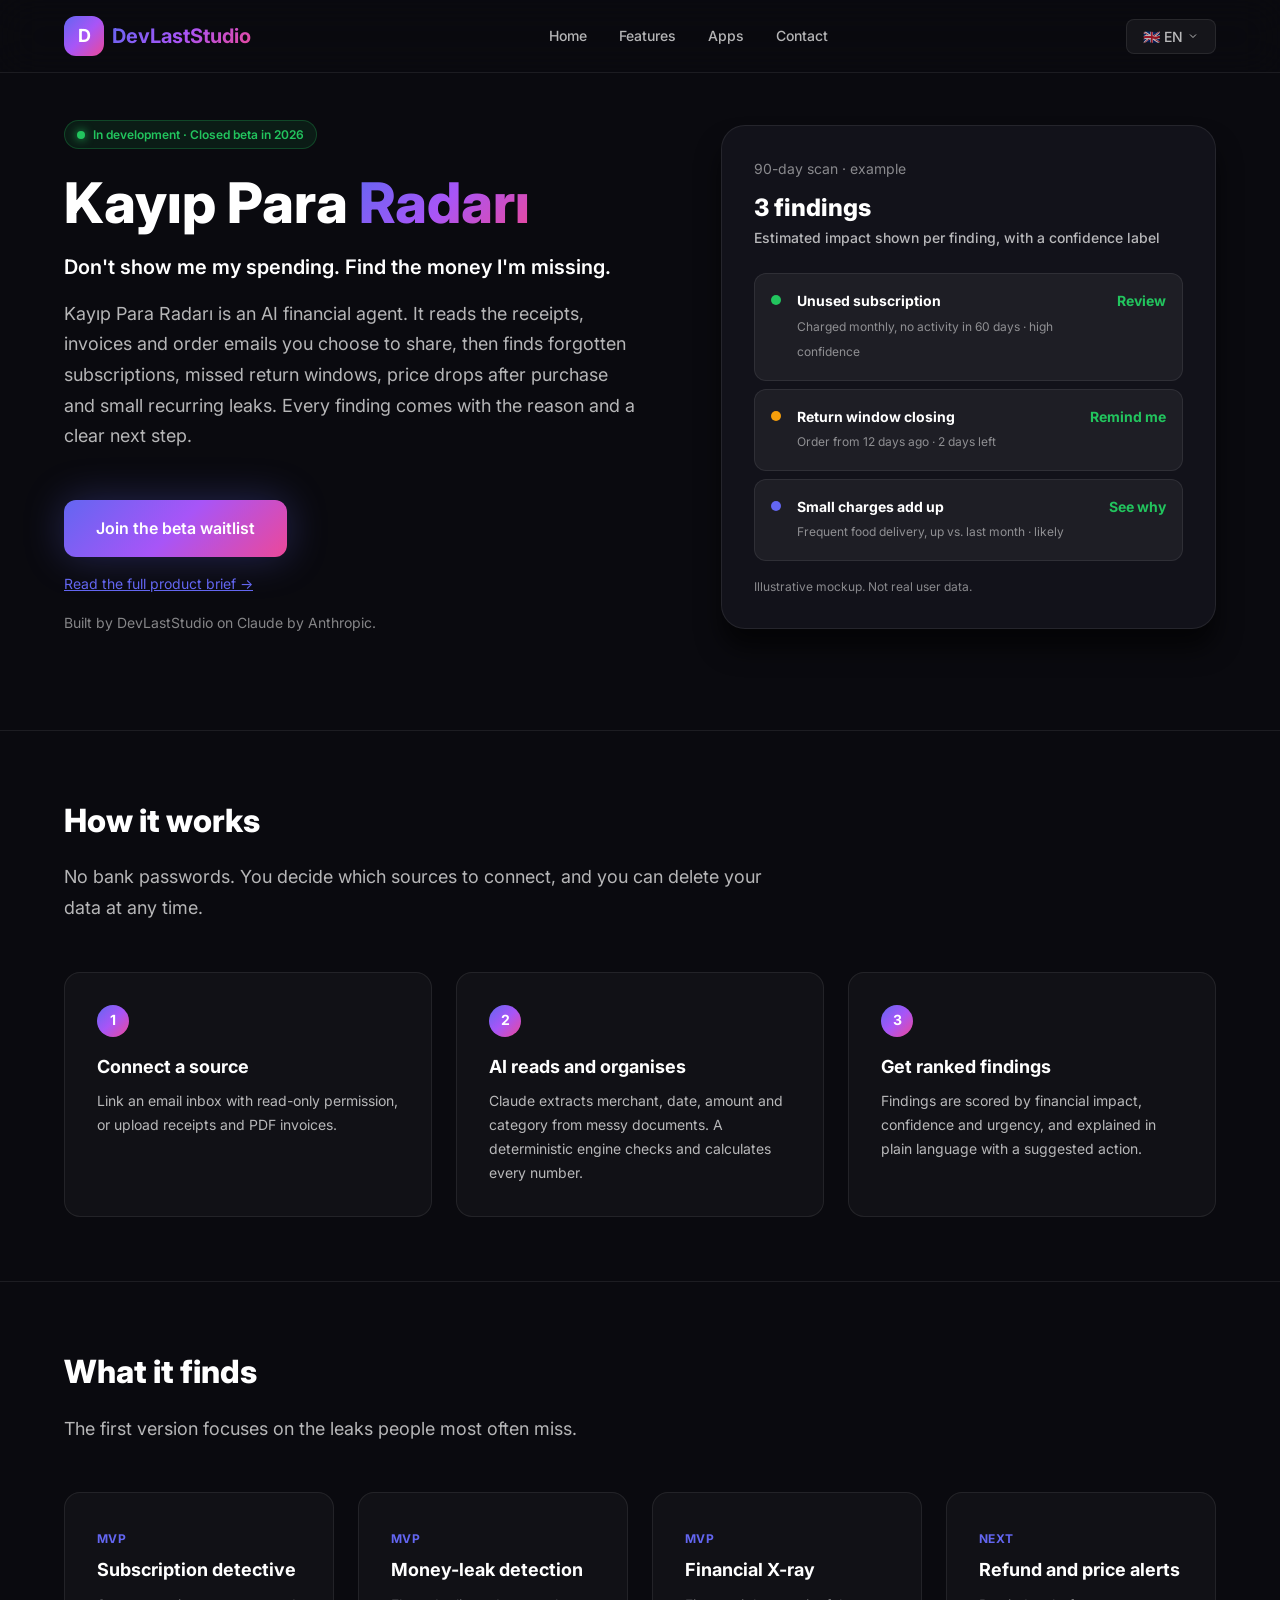
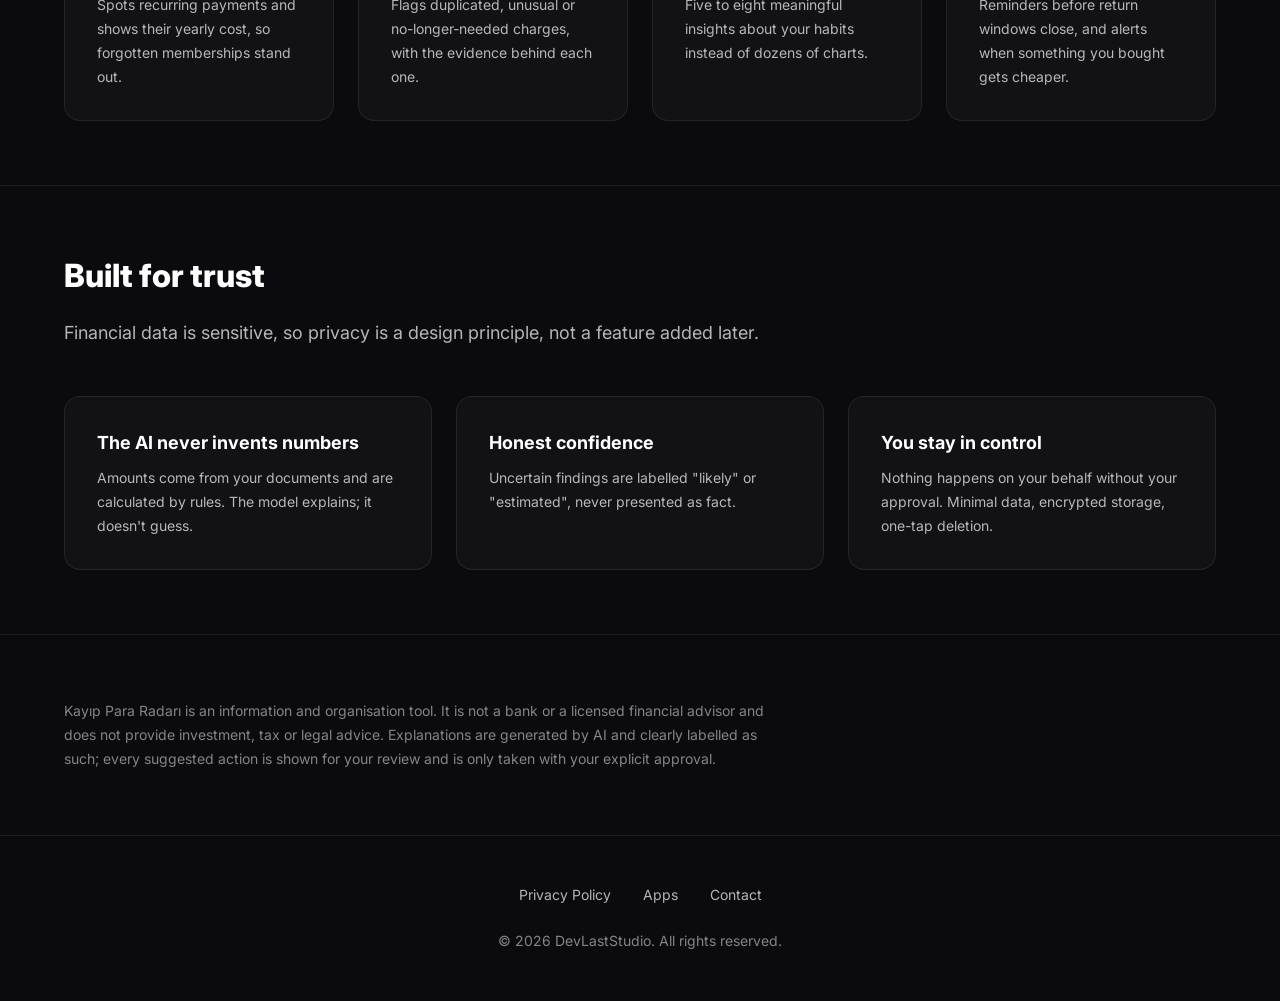
<file: kayip-para-radari.html>
<!DOCTYPE html>
<html lang="en">

<head>
    <meta charset="UTF-8">
    <meta name="viewport" content="width=device-width, initial-scale=1.0">
    <meta name="description"
        content="Kayıp Para Radarı by DevLastStudio — an AI financial agent that finds forgotten subscriptions, missed refunds and hidden recurring charges.">
    <title>Kayıp Para Radarı | DevLastStudio</title>
    <meta property="og:title" content="Kayıp Para Radarı — AI financial agent by DevLastStudio">
    <meta property="og:description" content="Finds forgotten subscriptions, missed return windows and hidden recurring charges. Built on Claude.">
    <meta property="og:url" content="https://devlaststudio.com/kayip-para-radari.html">
    <link rel="canonical" href="https://devlaststudio.com/kayip-para-radari.html">
    <link rel="icon" type="image/svg+xml"
        href="data:image/svg+xml,<svg xmlns='http://www.w3.org/2000/svg' viewBox='0 0 100 100'><rect fill='%230a0a0f' rx='20' width='100' height='100'/><circle cx='50' cy='50' r='34' fill='none' stroke='%2322c55e' stroke-width='6' opacity='.5'/><circle cx='50' cy='50' r='16' fill='none' stroke='%2322c55e' stroke-width='6'/><path d='M50 50 L78 26' stroke='%2322c55e' stroke-width='8' stroke-linecap='round'/></svg>">
    <link rel="preconnect" href="https://fonts.googleapis.com">
    <link rel="preconnect" href="https://fonts.gstatic.com" crossorigin>
    <link href="https://fonts.googleapis.com/css2?family=Inter:wght@400;500;600;700;800&display=swap" rel="stylesheet">
    <link rel="stylesheet" href="styles.css">
    <style>
        .kpr { padding-top: 120px; }
        .kpr-hero { display: grid; grid-template-columns: 1.2fr 1fr; gap: var(--space-3xl); align-items: center; padding-bottom: var(--space-4xl); }
        .kpr-eyebrow { display: inline-flex; align-items: center; gap: 8px; padding: 4px 12px; border-radius: var(--radius-full); font-size: var(--font-size-xs); font-weight: 600; color: #22c55e; background: rgba(34,197,94,.1); border: 1px solid rgba(34,197,94,.25); margin-bottom: var(--space-lg); }
        .kpr-eyebrow i { width: 8px; height: 8px; border-radius: 50%; background: #22c55e; box-shadow: 0 0 10px #22c55e; }
        .kpr-title { font-size: clamp(2.2rem, 5vw, var(--font-size-5xl)); font-weight: 800; line-height: 1.1; margin-bottom: var(--space-md); }
        .kpr-title span { background: var(--gradient-primary); -webkit-background-clip: text; background-clip: text; color: transparent; }
        .kpr-tagline { font-size: var(--font-size-xl); font-weight: 600; color: var(--color-text-primary); margin-bottom: var(--space-md); }
        .kpr-lead { font-size: var(--font-size-lg); color: var(--color-text-secondary); line-height: 1.7; margin-bottom: var(--space-2xl); max-width: 36rem; }
        .kpr-cta { display: inline-flex; align-items: center; gap: var(--space-sm); padding: var(--space-md) var(--space-xl); background: var(--gradient-primary); border-radius: var(--radius-lg); font-weight: 600; color: #fff; box-shadow: var(--shadow-glow); transition: transform var(--transition-base); }
        .kpr-cta:hover { transform: translateY(-2px); }
        .kpr-note { margin-top: var(--space-md); font-size: var(--font-size-sm); color: var(--color-text-muted); }

        .kpr-mock { background: var(--color-bg-secondary); border: 1px solid var(--color-border); border-radius: var(--radius-2xl); padding: var(--space-xl); box-shadow: var(--shadow-xl); }
        .kpr-mock-head { font-size: var(--font-size-sm); color: var(--color-text-muted); margin-bottom: var(--space-sm); }
        .kpr-mock-total { font-size: var(--font-size-2xl); font-weight: 800; margin-bottom: var(--space-lg); }
        .kpr-mock-total small { display: block; font-size: var(--font-size-sm); font-weight: 500; color: var(--color-text-secondary); }
        .kpr-find { display: flex; gap: var(--space-md); align-items: flex-start; padding: var(--space-md); border: 1px solid var(--color-border); border-radius: var(--radius-lg); background: var(--color-bg-glass); margin-bottom: var(--space-sm); }
        .kpr-find b { display: block; font-size: var(--font-size-sm); }
        .kpr-find span { font-size: var(--font-size-xs); color: var(--color-text-muted); }
        .kpr-find em { margin-left: auto; font-style: normal; font-weight: 700; font-size: var(--font-size-sm); white-space: nowrap; color: #22c55e; }
        .kpr-dot { flex-shrink: 0; width: 10px; height: 10px; margin-top: 5px; border-radius: 50%; }
        .kpr-mock-foot { font-size: var(--font-size-xs); color: var(--color-text-muted); margin-top: var(--space-md); }

        .kpr-section { padding: var(--space-3xl) 0; border-top: 1px solid var(--color-border); }
        .kpr-section h2 { font-size: var(--font-size-3xl); font-weight: 800; margin-bottom: var(--space-md); }
        .kpr-section > .container > p { color: var(--color-text-secondary); font-size: var(--font-size-lg); max-width: 44rem; line-height: 1.7; margin-bottom: var(--space-2xl); }
        .kpr-grid { display: grid; grid-template-columns: repeat(auto-fit, minmax(240px, 1fr)); gap: var(--space-lg); }
        .kpr-card { padding: var(--space-xl); background: var(--color-bg-card); border: 1px solid var(--color-border); border-radius: var(--radius-xl); }
        .kpr-card .num { display: inline-flex; width: 32px; height: 32px; align-items: center; justify-content: center; border-radius: 50%; background: var(--gradient-primary); font-weight: 700; font-size: var(--font-size-sm); margin-bottom: var(--space-md); }
        .kpr-card h3 { font-size: var(--font-size-lg); font-weight: 700; margin-bottom: var(--space-sm); }
        .kpr-card p { font-size: var(--font-size-sm); color: var(--color-text-secondary); line-height: 1.7; }
        .kpr-disclaimer { font-size: var(--font-size-sm) !important; color: var(--color-text-muted) !important; max-width: 52rem; line-height: 1.7; margin: 0 !important; }
        .kpr-tag { display: inline-block; margin-bottom: var(--space-sm); font-size: var(--font-size-xs); font-weight: 700; color: var(--color-accent-primary); letter-spacing: .04em; text-transform: uppercase; }

        @media (max-width: 900px) { .kpr-hero { grid-template-columns: 1fr; } }
    </style>
</head>

<body>
    <!-- Header -->
    <header class="header" id="header">
        <nav class="nav container">
            <a href="index.html" class="logo">
                <div class="logo-icon">D</div>
                <span class="logo-text">DevLastStudio</span>
            </a>

            <ul class="nav-menu" id="nav-menu">
                <li><a href="index.html" class="nav-link" data-i18n="navHome">Home</a></li>
                <li><a href="index.html#features" class="nav-link" data-i18n="navFeatures">Features</a></li>
                <li><a href="index.html#apps" class="nav-link" data-i18n="navApps">Apps</a></li>
                <li><a href="index.html#contact" class="nav-link" data-i18n="navContact">Contact</a></li>
            </ul>

            <div class="nav-right">
                <!-- Language Selector -->
                <div class="lang-selector" id="lang-selector">
                    <button class="lang-btn" id="lang-btn" aria-label="Select language" aria-expanded="false"
                        aria-haspopup="listbox">
                        <span id="current-flag">🇬🇧</span>
                        <span id="current-lang">EN</span>
                        <svg width="12" height="12" viewBox="0 0 24 24" fill="none" stroke="currentColor"
                            stroke-width="2">
                            <path d="M6 9l6 6 6-6" />
                        </svg>
                    </button>
                    <div class="lang-dropdown" id="lang-dropdown" role="listbox" aria-label="Select language">
                        <button class="lang-option" data-lang="en" role="option">
                            <span>🇬🇧</span> English
                        </button>
                        <button class="lang-option" data-lang="de" role="option">
                            <span>🇩🇪</span> Deutsch
                        </button>
                        <button class="lang-option" data-lang="es" role="option">
                            <span>🇪🇸</span> Español
                        </button>
                        <button class="lang-option" data-lang="fr" role="option">
                            <span>🇫🇷</span> Français
                        </button>
                        <button class="lang-option" data-lang="it" role="option">
                            <span>🇮🇹</span> Italiano
                        </button>
                        <button class="lang-option" data-lang="tr" role="option">
                            <span>🇹🇷</span> Türkçe
                        </button>
                    </div>
                </div>

                <button class="nav-toggle" id="nav-toggle" aria-label="Toggle navigation">
                    <span></span>
                    <span></span>
                    <span></span>
                </button>
            </div>
        </nav>
    </header>

    <main class="kpr">
        <section class="container kpr-hero">
            <div>
                <div class="kpr-eyebrow"><i></i><span data-i18n="kprBadge">In development · Closed beta in 2026</span></div>
                <h1 class="kpr-title">Kayıp Para <span>Radarı</span></h1>
                <p class="kpr-tagline" data-i18n="kprTagline">Don't show me my spending. Find the money I'm missing.</p>
                <p class="kpr-lead" data-i18n="kprLead">Kayıp Para Radarı is an AI financial agent. It reads the receipts, invoices and order emails you choose to share, then finds forgotten subscriptions, missed return windows, price drops after purchase and small recurring leaks. Every finding comes with the reason and a clear next step.</p>
                <a class="kpr-cta" href="mailto:contact@devlaststudio.com?subject=Kay%C4%B1p%20Para%20Radar%C4%B1%20beta" data-i18n="kprCta">Join the beta waitlist</a>
                <p class="kpr-note"><a href="kayip-para-radari-brief.html" class="brief-link" style="color:var(--color-accent-primary);text-decoration:underline" data-i18n="kprBriefLink">Read the full product brief →</a></p>
                <p class="kpr-note" data-i18n="kprNote">Built by DevLastStudio on Claude by Anthropic.</p>
            </div>

            <div class="kpr-mock" aria-label="Example result screen">
                <div class="kpr-mock-head" data-i18n="kprMockHead">90-day scan · example</div>
                <div class="kpr-mock-total">3 <span data-i18n="kprMockFindings">findings</span><small data-i18n="kprMockImpact">Estimated impact shown per finding, with a confidence label</small></div>
                <div class="kpr-find"><span class="kpr-dot" style="background:#22c55e"></span><div><b data-i18n="kprF1">Unused subscription</b><span data-i18n="kprF1s">Charged monthly, no activity in 60 days · high confidence</span></div><em data-i18n="kprF1v">Review</em></div>
                <div class="kpr-find"><span class="kpr-dot" style="background:#f59e0b"></span><div><b data-i18n="kprF2">Return window closing</b><span data-i18n="kprF2s">Order from 12 days ago · 2 days left</span></div><em data-i18n="kprF2v">Remind me</em></div>
                <div class="kpr-find"><span class="kpr-dot" style="background:#6366f1"></span><div><b data-i18n="kprF3">Small charges add up</b><span data-i18n="kprF3s">Frequent food delivery, up vs. last month · likely</span></div><em data-i18n="kprF3v">See why</em></div>
                <div class="kpr-mock-foot" data-i18n="kprMockFoot">Illustrative mockup. Not real user data.</div>
            </div>
        </section>

        <section class="kpr-section">
            <div class="container">
                <h2 data-i18n="kprHowTitle">How it works</h2>
                <p data-i18n="kprHowLead">No bank passwords. You decide which sources to connect, and you can delete your data at any time.</p>
                <div class="kpr-grid">
                    <div class="kpr-card"><span class="num">1</span><h3 data-i18n="kprS1">Connect a source</h3><p data-i18n="kprS1d">Link an email inbox with read-only permission, or upload receipts and PDF invoices.</p></div>
                    <div class="kpr-card"><span class="num">2</span><h3 data-i18n="kprS2">AI reads and organises</h3><p data-i18n="kprS2d">Claude extracts merchant, date, amount and category from messy documents. A deterministic engine checks and calculates every number.</p></div>
                    <div class="kpr-card"><span class="num">3</span><h3 data-i18n="kprS3">Get ranked findings</h3><p data-i18n="kprS3d">Findings are scored by financial impact, confidence and urgency, and explained in plain language with a suggested action.</p></div>
                </div>
            </div>
        </section>

        <section class="kpr-section">
            <div class="container">
                <h2 data-i18n="kprFeatTitle">What it finds</h2>
                <p data-i18n="kprFeatLead">The first version focuses on the leaks people most often miss.</p>
                <div class="kpr-grid">
                    <div class="kpr-card"><span class="kpr-tag">MVP</span><h3 data-i18n="kprFe1">Subscription detective</h3><p data-i18n="kprFe1d">Spots recurring payments and shows their yearly cost, so forgotten memberships stand out.</p></div>
                    <div class="kpr-card"><span class="kpr-tag">MVP</span><h3 data-i18n="kprFe2">Money-leak detection</h3><p data-i18n="kprFe2d">Flags duplicated, unusual or no-longer-needed charges, with the evidence behind each one.</p></div>
                    <div class="kpr-card"><span class="kpr-tag">MVP</span><h3 data-i18n="kprFe3">Financial X-ray</h3><p data-i18n="kprFe3d">Five to eight meaningful insights about your habits instead of dozens of charts.</p></div>
                    <div class="kpr-card"><span class="kpr-tag" data-i18n="kprNext">Next</span><h3 data-i18n="kprFe4">Refund and price alerts</h3><p data-i18n="kprFe4d">Reminders before return windows close, and alerts when something you bought gets cheaper.</p></div>
                </div>
            </div>
        </section>

        <section class="kpr-section">
            <div class="container">
                <h2 data-i18n="kprTrustTitle">Built for trust</h2>
                <p data-i18n="kprTrustLead">Financial data is sensitive, so privacy is a design principle, not a feature added later.</p>
                <div class="kpr-grid">
                    <div class="kpr-card"><h3 data-i18n="kprT1">The AI never invents numbers</h3><p data-i18n="kprT1d">Amounts come from your documents and are calculated by rules. The model explains; it doesn't guess.</p></div>
                    <div class="kpr-card"><h3 data-i18n="kprT2">Honest confidence</h3><p data-i18n="kprT2d">Uncertain findings are labelled "likely" or "estimated", never presented as fact.</p></div>
                    <div class="kpr-card"><h3 data-i18n="kprT3">You stay in control</h3><p data-i18n="kprT3d">Nothing happens on your behalf without your approval. Minimal data, encrypted storage, one-tap deletion.</p></div>
                </div>
            </div>
        </section>
        <section class="kpr-section">
            <div class="container">
                <p class="kpr-disclaimer" data-i18n="kprDisclaimer">Kayıp Para Radarı is an information and organisation tool. It is not a bank or a licensed financial advisor and does not provide investment, tax or legal advice. Explanations are generated by AI and clearly labelled as such; every suggested action is shown for your review and is only taken with your explicit approval.</p>
            </div>
        </section>
    </main>

    <footer class="footer">
        <div class="container">
            <div class="footer-content">
                <div class="footer-links">
                    <a href="privacy.html" class="footer-link" data-i18n="footerPrivacy">Privacy Policy</a>
                    <a href="index.html#apps" class="footer-link" data-i18n="footerApps">Apps</a>
                    <a href="index.html#contact" class="footer-link" data-i18n="footerContact">Contact</a>
                </div>

                <p class="footer-copyright" data-i18n="footerCopyright">
                    © 2026 DevLastStudio. All rights reserved.
                </p>
            </div>
        </div>
    </footer>

    <script src="translations.js"></script>
    <script>
        (function () {
            if (typeof translations === 'undefined') return;
            var en = {
                kprBadge: "In development · Closed beta in 2026",
                kprTagline: "Don't show me my spending. Find the money I'm missing.",
                kprLead: "Kayıp Para Radarı is an AI financial agent. It reads the receipts, invoices and order emails you choose to share, then finds forgotten subscriptions, missed return windows, price drops after purchase and small recurring leaks. Every finding comes with the reason and a clear next step.",
                kprCta: "Join the beta waitlist", kprBriefLink: "Read the full product brief →",
                kprNote: "Built by DevLastStudio on Claude by Anthropic.",
                kprMockHead: "90-day scan · example", kprMockFindings: "findings",
                kprMockImpact: "Estimated impact shown per finding, with a confidence label",
                kprF1: "Unused subscription", kprF1s: "Charged monthly, no activity in 60 days · high confidence", kprF1v: "Review",
                kprF2: "Return window closing", kprF2s: "Order from 12 days ago · 2 days left", kprF2v: "Remind me",
                kprF3: "Small charges add up", kprF3s: "Frequent food delivery, up vs. last month · likely", kprF3v: "See why",
                kprMockFoot: "Illustrative mockup. Not real user data.",
                kprHowTitle: "How it works",
                kprHowLead: "No bank passwords. You decide which sources to connect, and you can delete your data at any time.",
                kprS1: "Connect a source", kprS1d: "Link an email inbox with read-only permission, or upload receipts and PDF invoices.",
                kprS2: "AI reads and organises", kprS2d: "Claude extracts merchant, date, amount and category from messy documents. A deterministic engine checks and calculates every number.",
                kprS3: "Get ranked findings", kprS3d: "Findings are scored by financial impact, confidence and urgency, and explained in plain language with a suggested action.",
                kprFeatTitle: "What it finds", kprFeatLead: "The first version focuses on the leaks people most often miss.",
                kprFe1: "Subscription detective", kprFe1d: "Spots recurring payments and shows their yearly cost, so forgotten memberships stand out.",
                kprFe2: "Money-leak detection", kprFe2d: "Flags duplicated, unusual or no-longer-needed charges, with the evidence behind each one.",
                kprFe3: "Financial X-ray", kprFe3d: "Five to eight meaningful insights about your habits instead of dozens of charts.",
                kprNext: "Next", kprFe4: "Refund and price alerts", kprFe4d: "Reminders before return windows close, and alerts when something you bought gets cheaper.",
                kprTrustTitle: "Built for trust", kprTrustLead: "Financial data is sensitive, so privacy is a design principle, not a feature added later.",
                kprT1: "The AI never invents numbers", kprT1d: "Amounts come from your documents and are calculated by rules. The model explains; it doesn't guess.",
                kprT2: "Honest confidence", kprT2d: "Uncertain findings are labelled \"likely\" or \"estimated\", never presented as fact.",
                kprT3: "You stay in control", kprT3d: "Nothing happens on your behalf without your approval. Minimal data, encrypted storage, one-tap deletion.",
                kprDisclaimer: "Kayıp Para Radarı is an information and organisation tool. It is not a bank or a licensed financial advisor and does not provide investment, tax or legal advice. Explanations are generated by AI and clearly labelled as such; every suggested action is shown for your review and is only taken with your explicit approval."
            };
            var tr = {
                kprBadge: "Geliştiriliyor · Kapalı beta 2026",
                kprTagline: "Bana harcamalarımı gösterme; benim kaçırdığım parayı bul.",
                kprLead: "Kayıp Para Radarı, yapay zekâ destekli bir finans asistanıdır. Paylaşmayı seçtiğin fiş, fatura ve sipariş e-postalarını okur; unutulan abonelikleri, kaçırılan iade sürelerini, satın aldıktan sonra düşen fiyatları ve küçük ama tekrarlayan para kaçaklarını bulur. Her bulgu nedeni ve net bir sonraki adımla birlikte gelir.",
                kprCta: "Beta bekleme listesine katıl", kprBriefLink: "Ürün özetinin tamamını oku (İngilizce) →",
                kprNote: "DevLastStudio tarafından, Anthropic'in Claude modeli üzerine geliştirilmektedir.",
                kprMockHead: "90 günlük tarama · örnek", kprMockFindings: "bulgu",
                kprMockImpact: "Her bulgu için tahmini etki ve güven etiketi gösterilir",
                kprF1: "Kullanılmayan abonelik", kprF1s: "Her ay ücret alınıyor, 60 gündür kullanım yok · yüksek güven", kprF1v: "İncele",
                kprF2: "İade süresi doluyor", kprF2s: "12 gün önceki sipariş · 2 gün kaldı", kprF2v: "Hatırlat",
                kprF3: "Küçük harcamalar birikiyor", kprF3s: "Sık yemek siparişi, geçen aya göre artış · muhtemel", kprF3v: "Nedenini gör",
                kprMockFoot: "Temsili görsel. Gerçek kullanıcı verisi değildir.",
                kprHowTitle: "Nasıl çalışır?",
                kprHowLead: "Banka şifresi yok. Hangi kaynakları bağlayacağına sen karar verirsin ve verilerini istediğin an silebilirsin.",
                kprS1: "Kaynak bağla", kprS1d: "E-posta kutunu salt okunur izinle bağla ya da fiş ve PDF faturalarını yükle.",
                kprS2: "Yapay zekâ okur ve düzenler", kprS2d: "Claude dağınık belgelerden satıcı, tarih, tutar ve kategoriyi çıkarır. Her rakamı kural tabanlı bir motor kontrol eder ve hesaplar.",
                kprS3: "Sıralı bulgular al", kprS3d: "Bulgular finansal etki, güven ve aciliyete göre puanlanır; sade bir dille, önerilen aksiyonla açıklanır.",
                kprFeatTitle: "Neleri bulur?", kprFeatLead: "İlk sürüm, insanların en sık kaçırdığı para kaçaklarına odaklanır.",
                kprFe1: "Abonelik Dedektifi", kprFe1d: "Tekrarlayan ödemeleri bulur ve yıllık maliyetini gösterir; unutulan üyelikler hemen göze çarpar.",
                kprFe2: "Para Kaçağı Tespiti", kprFe2d: "Mükerrer, olağandışı ya da artık gereksiz harcamaları kanıtıyla birlikte işaretler.",
                kprFe3: "Finansal Röntgen", kprFe3d: "Onlarca grafik yerine alışkanlıkların hakkında 5–8 anlamlı içgörü.",
                kprNext: "Sırada", kprFe4: "İade ve fiyat uyarıları", kprFe4d: "İade süresi dolmadan hatırlatma, aldığın ürün ucuzladığında uyarı.",
                kprTrustTitle: "Güven üzerine kurulu", kprTrustLead: "Finansal veriler hassastır; bu yüzden gizlilik sonradan eklenen bir özellik değil, temel tasarım ilkesidir.",
                kprT1: "Yapay zekâ rakam uydurmaz", kprT1d: "Tutarlar belgelerinden gelir ve kurallarla hesaplanır. Model açıklar, tahmin yürütmez.",
                kprT2: "Dürüst güven skoru", kprT2d: "Kesin olmayan bulgular \"muhtemel\" veya \"tahmini\" olarak etiketlenir, asla kesin bilgi gibi sunulmaz.",
                kprT3: "Kontrol sende", kprT3d: "Onayın olmadan senin adına hiçbir işlem yapılmaz. Minimum veri, şifreli saklama, tek dokunuşla silme.",
                kprDisclaimer: "Kayıp Para Radarı bir bilgi ve düzenleme aracıdır. Banka veya lisanslı bir finansal danışman değildir; yatırım, vergi ya da hukuki tavsiye vermez. Açıklamalar yapay zekâ tarafından üretilir ve bu açıkça belirtilir; önerilen her aksiyon önce senin incelemene sunulur ve yalnızca açık onayınla uygulanır."
            };
            ['en', 'de', 'es', 'fr', 'it'].forEach(function (l) { if (translations[l]) Object.assign(translations[l], en); });
            if (translations.tr) Object.assign(translations.tr, tr);
        })();
    </script>
    <script src="script.js"></script>
</body>

</html>
</file>
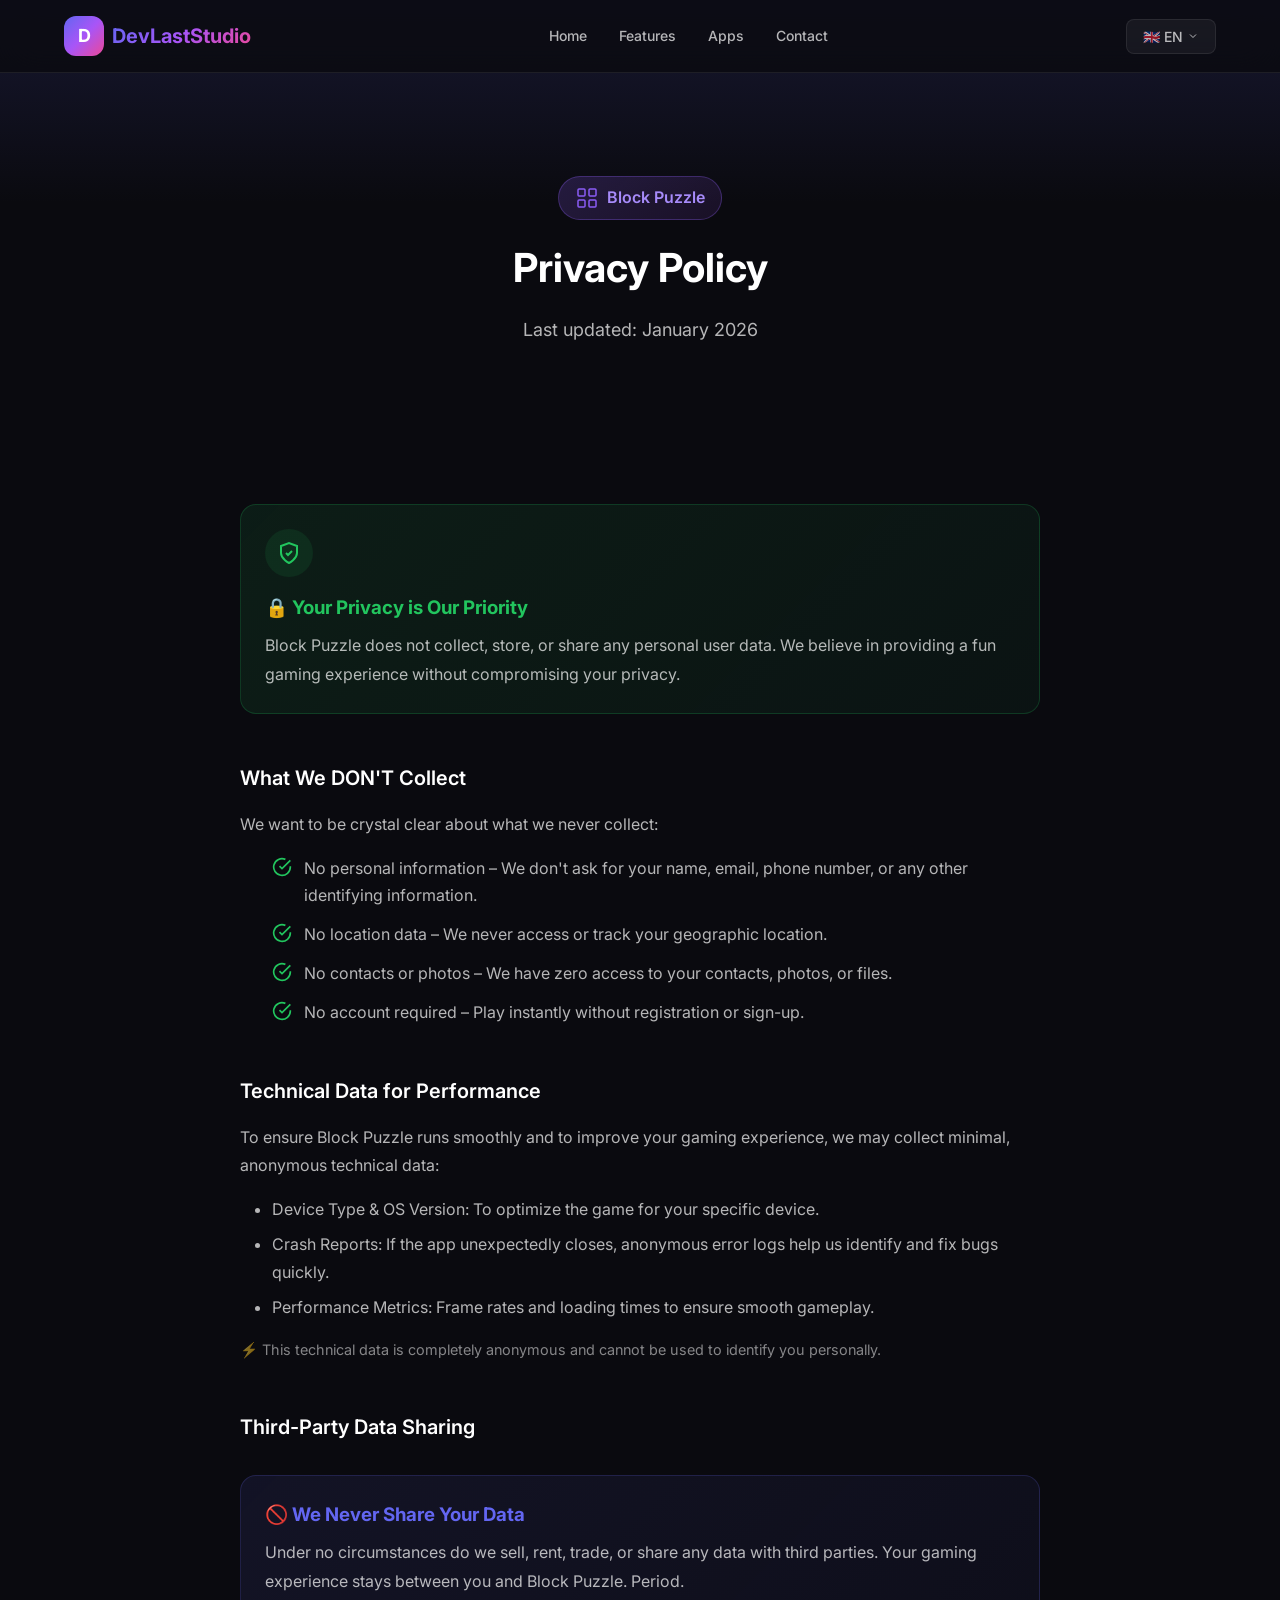
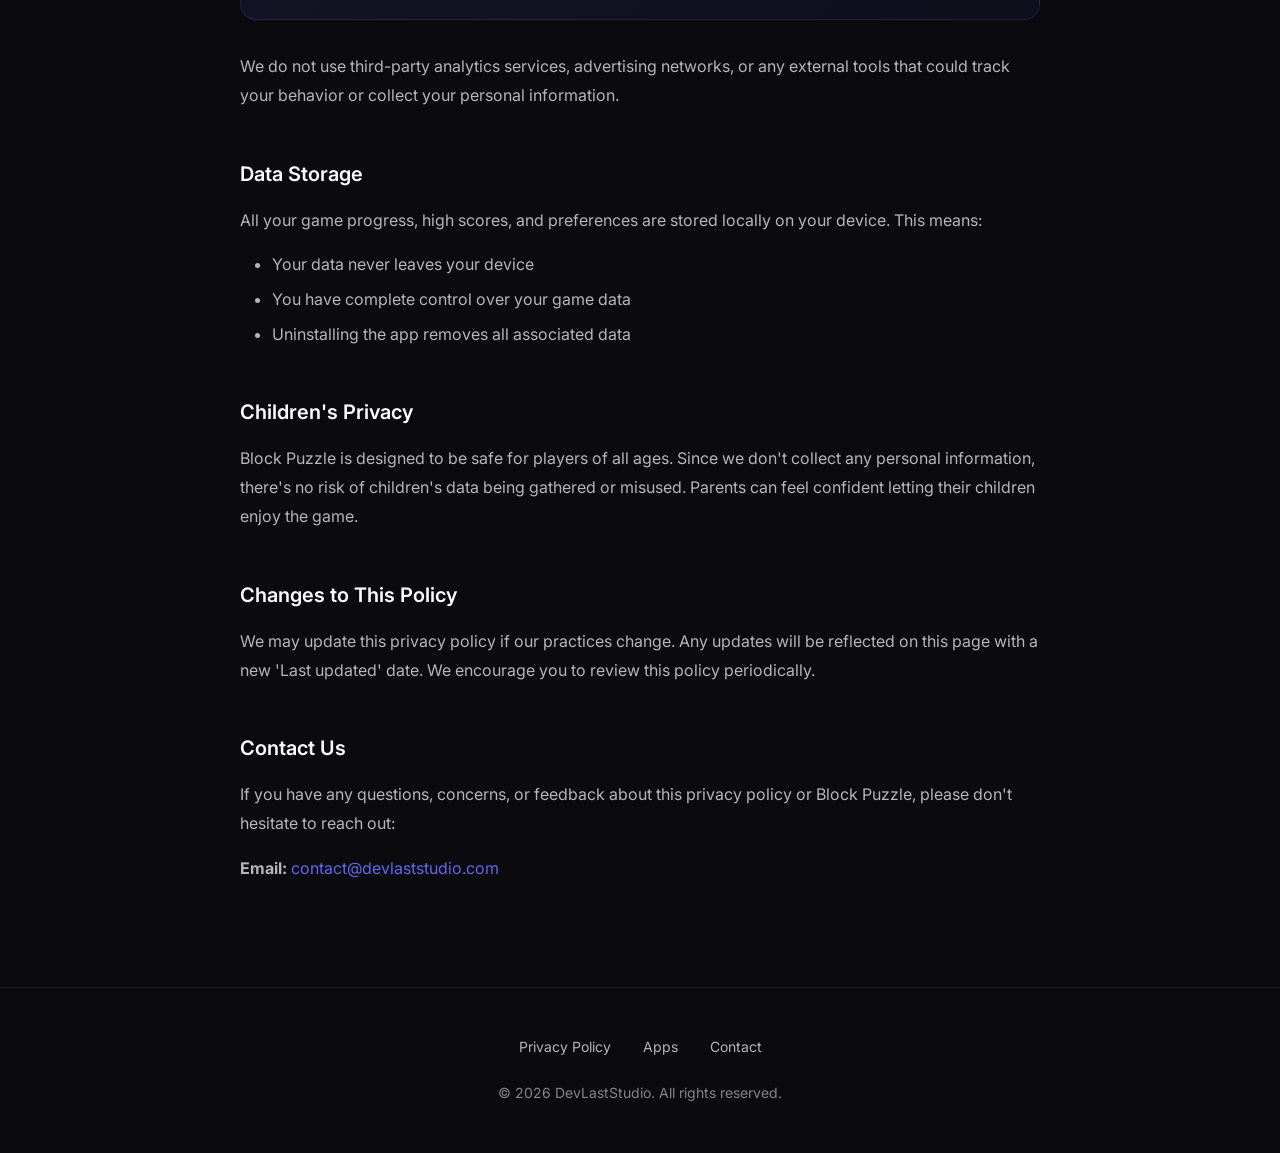
<file: privacy-block-puzzle.html>
<!DOCTYPE html>
<html lang="en">

<head>
    <meta charset="UTF-8">
    <meta name="viewport" content="width=device-width, initial-scale=1.0">
    <meta name="description"
        content="Block Puzzle Privacy Policy - Your privacy matters to us. Learn how we protect your data.">
    <meta name="robots" content="noindex">

    <title>Block Puzzle - Privacy Policy | DevLastStudio</title>

    <!-- Favicon -->
    <link rel="icon" type="image/svg+xml"
        href="data:image/svg+xml,<svg xmlns='http://www.w3.org/2000/svg' viewBox='0 0 100 100'><rect fill='%238b5cf6' rx='20' width='100' height='100'/><rect x='15' y='15' width='30' height='30' rx='4' fill='white' opacity='0.9'/><rect x='55' y='15' width='30' height='30' rx='4' fill='white' opacity='0.7'/><rect x='15' y='55' width='30' height='30' rx='4' fill='white' opacity='0.7'/><rect x='55' y='55' width='30' height='30' rx='4' fill='white' opacity='0.5'/></svg>">

    <!-- Google Fonts -->
    <link rel="preconnect" href="https://fonts.googleapis.com">
    <link rel="preconnect" href="https://fonts.gstatic.com" crossorigin>
    <link href="https://fonts.googleapis.com/css2?family=Inter:wght@400;500;600;700;800&display=swap" rel="stylesheet">

    <!-- Styles -->
    <link rel="stylesheet" href="styles.css">

    <style>
        .app-badge {
            display: inline-flex;
            align-items: center;
            gap: 0.5rem;
            padding: 0.5rem 1rem;
            background: linear-gradient(135deg, rgba(139, 92, 246, 0.2) 0%, rgba(168, 85, 247, 0.1) 100%);
            border: 1px solid rgba(139, 92, 246, 0.3);
            border-radius: 2rem;
            margin-bottom: 1rem;
        }

        .app-badge svg {
            width: 24px;
            height: 24px;
            stroke: #8b5cf6;
        }

        .app-badge span {
            font-weight: 600;
            color: #a78bfa;
        }

        .highlight-box {
            background: linear-gradient(135deg, rgba(34, 197, 94, 0.1) 0%, rgba(34, 197, 94, 0.05) 100%);
            border: 1px solid rgba(34, 197, 94, 0.2);
            border-radius: 1rem;
            padding: 1.5rem;
            margin: 2rem 0;
        }

        .highlight-box h3 {
            color: #22c55e;
            margin-bottom: 0.5rem;
            display: flex;
            align-items: center;
            gap: 0.5rem;
        }

        .highlight-box p {
            color: var(--color-text-secondary);
            margin: 0;
        }

        .no-data-icon {
            display: inline-flex;
            align-items: center;
            justify-content: center;
            width: 48px;
            height: 48px;
            background: rgba(34, 197, 94, 0.1);
            border-radius: 50%;
            margin-bottom: 1rem;
        }

        .no-data-icon svg {
            width: 24px;
            height: 24px;
            stroke: #22c55e;
        }

        .privacy-section {
            margin-bottom: 2.5rem;
        }

        .privacy-section h2 {
            margin-bottom: 1rem;
        }

        .check-list {
            list-style: none;
            padding: 0;
        }

        .check-list li {
            display: flex;
            align-items: flex-start;
            gap: 0.75rem;
            margin-bottom: 0.75rem;
            color: var(--color-text-secondary);
        }

        .check-list li svg {
            width: 20px;
            height: 20px;
            stroke: #22c55e;
            flex-shrink: 0;
            margin-top: 2px;
        }
    </style>
</head>

<body>
    <!-- Header -->
    <header class="header" id="header">
        <nav class="nav container">
            <a href="index.html" class="logo">
                <div class="logo-icon">D</div>
                <span class="logo-text">DevLastStudio</span>
            </a>

            <ul class="nav-menu" id="nav-menu">
                <li><a href="index.html" class="nav-link" data-i18n="navHome">Home</a></li>
                <li><a href="index.html#features" class="nav-link" data-i18n="navFeatures">Features</a></li>
                <li><a href="index.html#apps" class="nav-link" data-i18n="navApps">Apps</a></li>
                <li><a href="index.html#contact" class="nav-link" data-i18n="navContact">Contact</a></li>
            </ul>

            <div class="nav-right">
                <!-- Language Selector -->
                <div class="lang-selector" id="lang-selector">
                    <button class="lang-btn" id="lang-btn" aria-label="Select language" aria-expanded="false"
                        aria-haspopup="listbox">
                        <span id="current-flag">🇬🇧</span>
                        <span id="current-lang">EN</span>
                        <svg width="12" height="12" viewBox="0 0 24 24" fill="none" stroke="currentColor"
                            stroke-width="2">
                            <path d="M6 9l6 6 6-6" />
                        </svg>
                    </button>
                    <div class="lang-dropdown" id="lang-dropdown" role="listbox" aria-label="Select language">
                        <button class="lang-option" data-lang="en" role="option">
                            <span>🇬🇧</span> English
                        </button>
                        <button class="lang-option" data-lang="de" role="option">
                            <span>🇩🇪</span> Deutsch
                        </button>
                        <button class="lang-option" data-lang="es" role="option">
                            <span>🇪🇸</span> Español
                        </button>
                        <button class="lang-option" data-lang="fr" role="option">
                            <span>🇫🇷</span> Français
                        </button>
                        <button class="lang-option" data-lang="it" role="option">
                            <span>🇮🇹</span> Italiano
                        </button>
                        <button class="lang-option" data-lang="tr" role="option">
                            <span>🇹🇷</span> Türkçe
                        </button>
                    </div>
                </div>

                <button class="nav-toggle" id="nav-toggle" aria-label="Toggle navigation">
                    <span></span>
                    <span></span>
                    <span></span>
                </button>
            </div>
        </nav>
    </header>

    <!-- Page Header -->
    <section class="page-header">
        <div class="container">
            <div class="app-badge">
                <svg viewBox="0 0 24 24" fill="none" stroke-width="1.5">
                    <rect x="3" y="3" width="7" height="7" rx="1" />
                    <rect x="14" y="3" width="7" height="7" rx="1" />
                    <rect x="3" y="14" width="7" height="7" rx="1" />
                    <rect x="14" y="14" width="7" height="7" rx="1" />
                </svg>
                <span>Block Puzzle</span>
            </div>
            <h1 class="page-title" data-i18n="bpPrivacyTitle">Privacy Policy</h1>
            <p class="page-subtitle" data-i18n="bpPrivacySubtitle">Last updated: January 2026</p>
        </div>
    </section>

    <!-- Page Content -->
    <main class="page-content container">

        <!-- Highlight Box: No Personal Data -->
        <div class="highlight-box">
            <div class="no-data-icon">
                <svg viewBox="0 0 24 24" fill="none" stroke-width="2">
                    <path d="M12 22s8-4 8-10V5l-8-3-8 3v7c0 6 8 10 8 10z" />
                    <path d="M9 12l2 2 4-4" />
                </svg>
            </div>
            <h3 data-i18n="bpHighlightTitle">🔒 Your Privacy is Our Priority</h3>
            <p data-i18n="bpHighlightText">
                <strong>Block Puzzle does not collect, store, or share any personal user data.</strong>
                We believe in providing a fun gaming experience without compromising your privacy.
            </p>
        </div>

        <div class="privacy-section">
            <h2 data-i18n="bpNotCollectTitle">What We DON'T Collect</h2>
            <p data-i18n="bpNotCollectText">We want to be crystal clear about what we never collect:</p>
            <ul class="check-list">
                <li>
                    <svg viewBox="0 0 24 24" fill="none" stroke-width="2">
                        <path d="M22 11.08V12a10 10 0 1 1-5.93-9.14" />
                        <polyline points="22 4 12 14.01 9 11.01" />
                    </svg>
                    <span data-i18n="bpNotCollect1"><strong>No personal information</strong> – We don't ask for your
                        name, email, phone number, or any other identifying information.</span>
                </li>
                <li>
                    <svg viewBox="0 0 24 24" fill="none" stroke-width="2">
                        <path d="M22 11.08V12a10 10 0 1 1-5.93-9.14" />
                        <polyline points="22 4 12 14.01 9 11.01" />
                    </svg>
                    <span data-i18n="bpNotCollect2"><strong>No location data</strong> – We never access or track your
                        geographic location.</span>
                </li>
                <li>
                    <svg viewBox="0 0 24 24" fill="none" stroke-width="2">
                        <path d="M22 11.08V12a10 10 0 1 1-5.93-9.14" />
                        <polyline points="22 4 12 14.01 9 11.01" />
                    </svg>
                    <span data-i18n="bpNotCollect3"><strong>No contacts or photos</strong> – We have zero access to your
                        contacts, photos, or files.</span>
                </li>
                <li>
                    <svg viewBox="0 0 24 24" fill="none" stroke-width="2">
                        <path d="M22 11.08V12a10 10 0 1 1-5.93-9.14" />
                        <polyline points="22 4 12 14.01 9 11.01" />
                    </svg>
                    <span data-i18n="bpNotCollect4"><strong>No account required</strong> – Play instantly without
                        registration or sign-up.</span>
                </li>
            </ul>
        </div>

        <div class="privacy-section">
            <h2 data-i18n="bpTechnicalTitle">Technical Data for Performance</h2>
            <p data-i18n="bpTechnicalText">
                To ensure Block Puzzle runs smoothly and to improve your gaming experience, we may collect
                minimal, anonymous technical data:
            </p>
            <ul>
                <li data-i18n="bpTechnical1"><strong>Device Type & OS Version:</strong> To optimize the game for your
                    specific device.</li>
                <li data-i18n="bpTechnical2"><strong>Crash Reports:</strong> If the app unexpectedly closes, anonymous
                    error logs help us identify and fix bugs quickly.</li>
                <li data-i18n="bpTechnical3"><strong>Performance Metrics:</strong> Frame rates and loading times to
                    ensure smooth gameplay.</li>
            </ul>
            <p style="margin-top: 1rem; color: var(--color-text-muted); font-size: 0.9rem;" data-i18n="bpTechnicalNote">
                ⚡ This technical data is completely anonymous and cannot be used to identify you personally.
            </p>
        </div>

        <div class="privacy-section">
            <h2 data-i18n="bpThirdPartyTitle">Third-Party Data Sharing</h2>
            <div class="highlight-box"
                style="background: linear-gradient(135deg, rgba(99, 102, 241, 0.1) 0%, rgba(99, 102, 241, 0.05) 100%); border-color: rgba(99, 102, 241, 0.2);">
                <h3 style="color: #6366f1;" data-i18n="bpNoShareTitle">🚫 We Never Share Your Data</h3>
                <p data-i18n="bpNoShareText">
                    <strong>Under no circumstances do we sell, rent, trade, or share any data with third
                        parties.</strong>
                    Your gaming experience stays between you and Block Puzzle. Period.
                </p>
            </div>
            <p data-i18n="bpThirdPartyText">
                We do not use third-party analytics services, advertising networks, or any external tools
                that could track your behavior or collect your personal information.
            </p>
        </div>

        <div class="privacy-section">
            <h2 data-i18n="bpStorageTitle">Data Storage</h2>
            <p data-i18n="bpStorageText">
                All your game progress, high scores, and preferences are stored <strong>locally on your device</strong>.
                This means:
            </p>
            <ul>
                <li data-i18n="bpStorage1">Your data never leaves your device</li>
                <li data-i18n="bpStorage2">You have complete control over your game data</li>
                <li data-i18n="bpStorage3">Uninstalling the app removes all associated data</li>
            </ul>
        </div>

        <div class="privacy-section">
            <h2 data-i18n="bpChildrenTitle">Children's Privacy</h2>
            <p data-i18n="bpChildrenText">
                Block Puzzle is designed to be safe for players of all ages. Since we don't collect any personal
                information, there's no risk of children's data being gathered or misused. Parents can feel
                confident letting their children enjoy the game.
            </p>
        </div>

        <div class="privacy-section">
            <h2 data-i18n="bpChangesTitle">Changes to This Policy</h2>
            <p data-i18n="bpChangesText">
                We may update this privacy policy if our practices change. Any updates will be reflected on this
                page with a new "Last updated" date. We encourage you to review this policy periodically.
            </p>
        </div>

        <div class="privacy-section">
            <h2 data-i18n="bpContactTitle">Contact Us</h2>
            <p data-i18n="bpContactText">
                If you have any questions, concerns, or feedback about this privacy policy or Block Puzzle,
                please don't hesitate to reach out:
            </p>
            <p>
                <strong data-i18n="privacyEmail">Email:</strong> <a href="mailto:contact@devlaststudio.com"
                    style="color: var(--color-accent-primary);">contact@devlaststudio.com</a>
            </p>
        </div>
    </main>

    <!-- Footer -->
    <footer class="footer">
        <div class="container">
            <div class="footer-content">
                <div class="footer-links">
                    <a href="privacy.html" class="footer-link" data-i18n="footerPrivacy">Privacy Policy</a>
                    <a href="index.html#apps" class="footer-link" data-i18n="footerApps">Apps</a>
                    <a href="index.html#contact" class="footer-link" data-i18n="footerContact">Contact</a>
                </div>

                <p class="footer-copyright" data-i18n="footerCopyright">
                    © 2026 DevLastStudio. All rights reserved.
                </p>
            </div>
        </div>
    </footer>

    <!-- Scripts -->
    <script src="translations.js"></script>
    <script src="script.js"></script>
</body>

</html>
</file>
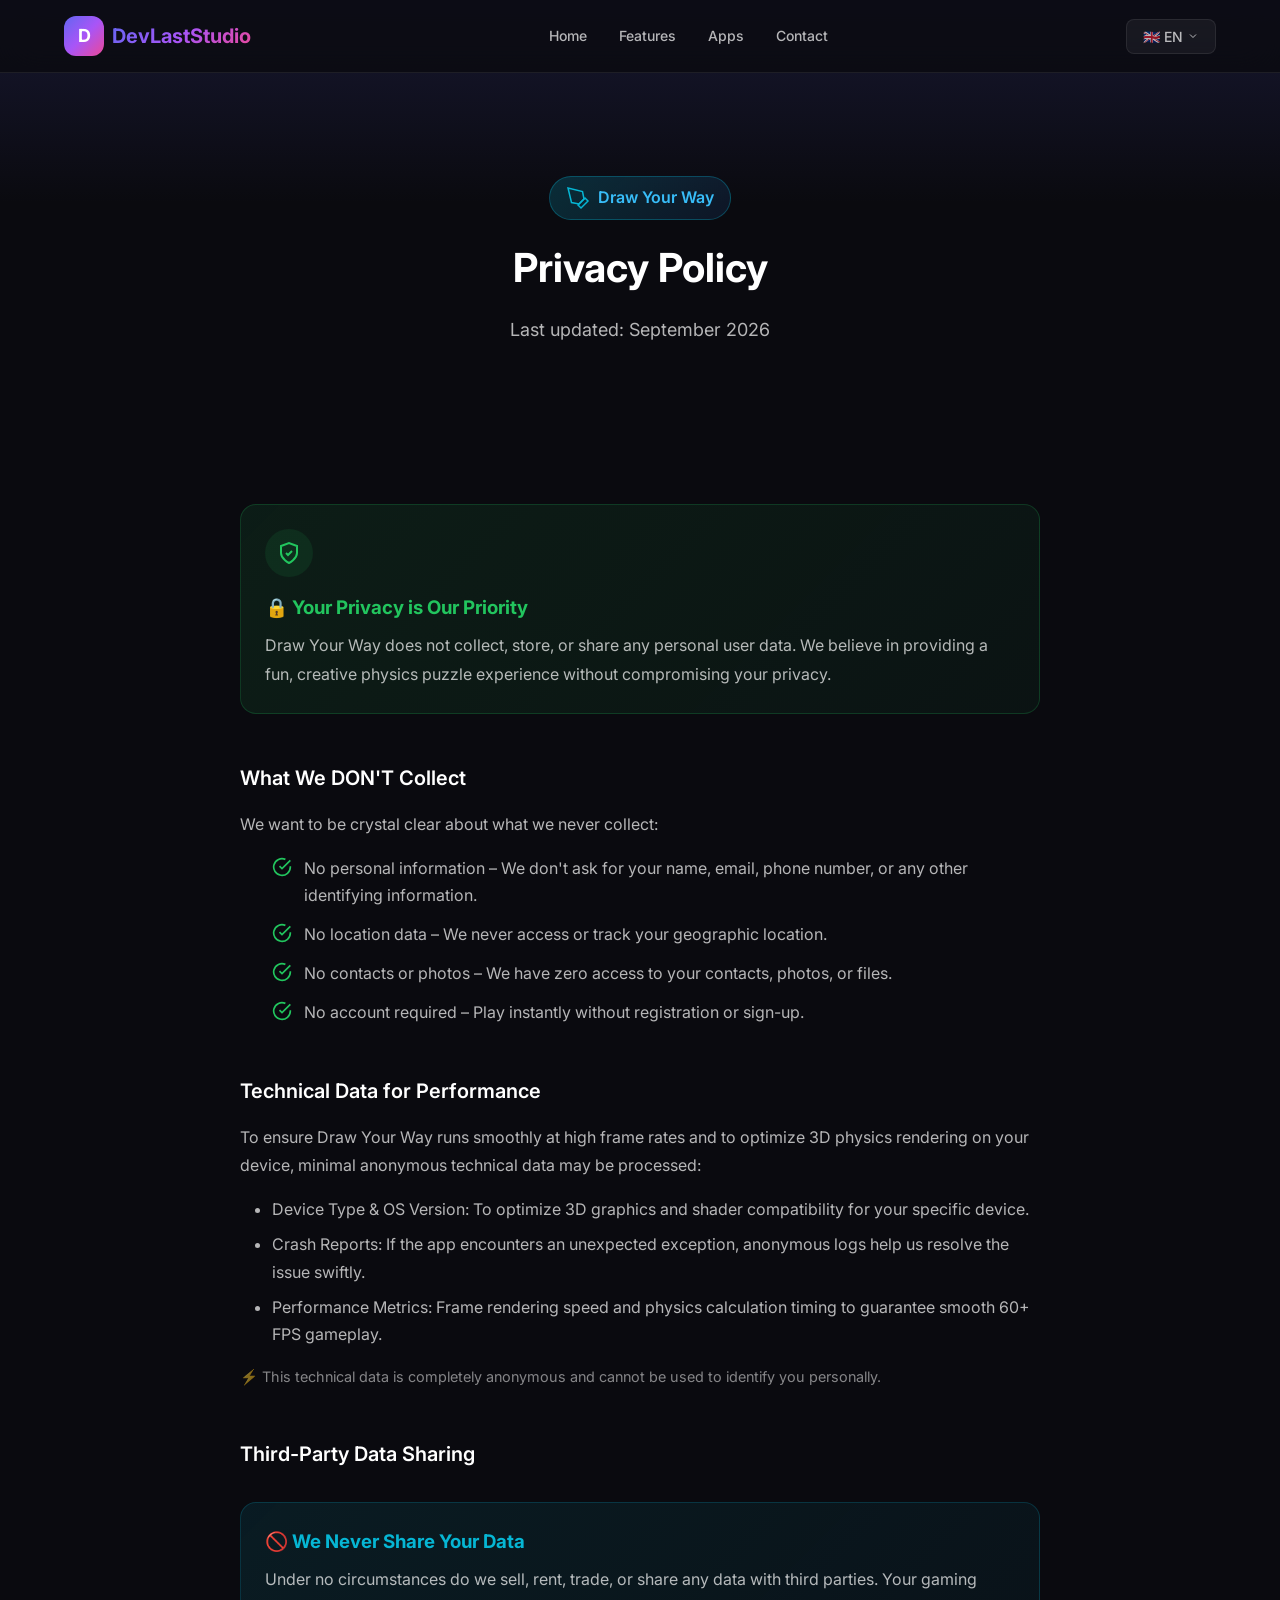
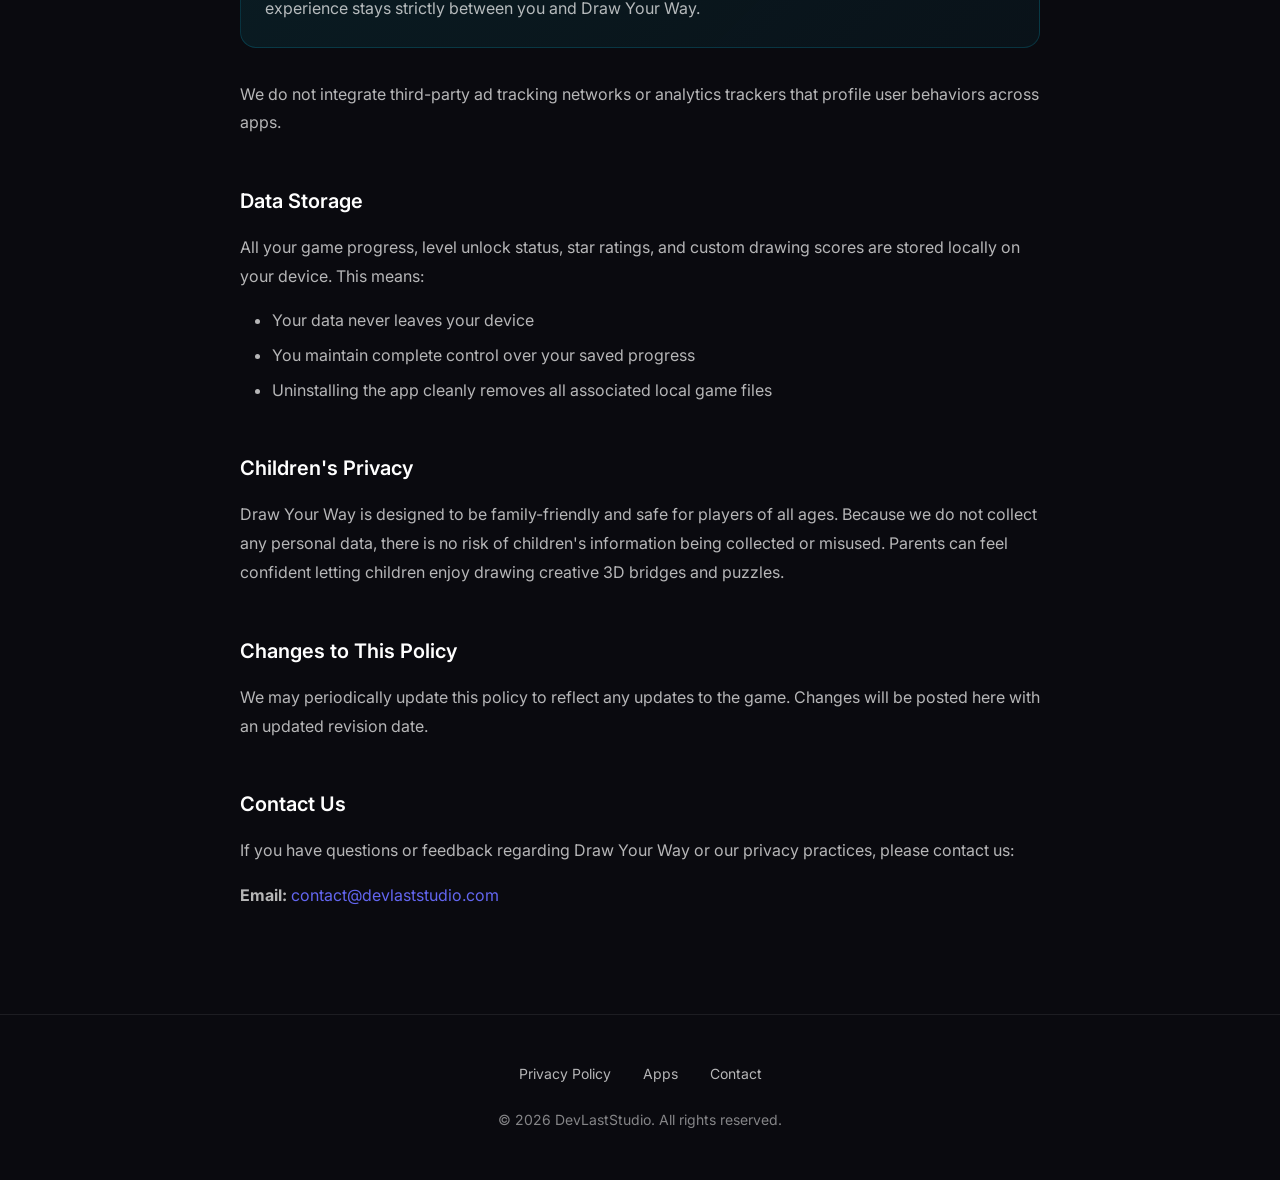
<file: privacy-draw-your-way.html>
<!DOCTYPE html>
<html lang="en">

<head>
    <meta charset="UTF-8">
    <meta name="viewport" content="width=device-width, initial-scale=1.0">
    <meta name="description"
        content="Draw Your Way Privacy Policy - Your privacy matters to us. Learn how we protect your data.">
    <meta name="robots" content="noindex">

    <title>Draw Your Way - Privacy Policy | DevLastStudio</title>

    <!-- Favicon -->
    <link rel="icon" type="image/png" href="draw-your-way-icon.png">

    <!-- Google Fonts -->
    <link rel="preconnect" href="https://fonts.googleapis.com">
    <link rel="preconnect" href="https://fonts.gstatic.com" crossorigin>
    <link href="https://fonts.googleapis.com/css2?family=Inter:wght@400;500;600;700;800&display=swap" rel="stylesheet">

    <!-- Styles -->
    <link rel="stylesheet" href="styles.css">

    <style>
        .app-badge {
            display: inline-flex;
            align-items: center;
            gap: 0.5rem;
            padding: 0.5rem 1rem;
            background: linear-gradient(135deg, rgba(6, 182, 212, 0.2) 0%, rgba(59, 130, 246, 0.1) 100%);
            border: 1px solid rgba(6, 182, 212, 0.3);
            border-radius: 2rem;
            margin-bottom: 1rem;
        }

        .app-badge svg {
            width: 24px;
            height: 24px;
            stroke: #06b6d4;
        }

        .app-badge span {
            font-weight: 600;
            color: #38bdf8;
        }

        .highlight-box {
            background: linear-gradient(135deg, rgba(34, 197, 94, 0.1) 0%, rgba(34, 197, 94, 0.05) 100%);
            border: 1px solid rgba(34, 197, 94, 0.2);
            border-radius: 1rem;
            padding: 1.5rem;
            margin: 2rem 0;
        }

        .highlight-box h3 {
            color: #22c55e;
            margin-bottom: 0.5rem;
            display: flex;
            align-items: center;
            gap: 0.5rem;
        }

        .highlight-box p {
            color: var(--color-text-secondary);
            margin: 0;
        }

        .no-data-icon {
            display: inline-flex;
            align-items: center;
            justify-content: center;
            width: 48px;
            height: 48px;
            background: rgba(34, 197, 94, 0.1);
            border-radius: 50%;
            margin-bottom: 1rem;
        }

        .no-data-icon svg {
            width: 24px;
            height: 24px;
            stroke: #22c55e;
        }

        .privacy-section {
            margin-bottom: 2.5rem;
        }

        .privacy-section h2 {
            margin-bottom: 1rem;
        }

        .check-list {
            list-style: none;
            padding: 0;
        }

        .check-list li {
            display: flex;
            align-items: flex-start;
            gap: 0.75rem;
            margin-bottom: 0.75rem;
            color: var(--color-text-secondary);
        }

        .check-list li svg {
            width: 20px;
            height: 20px;
            stroke: #22c55e;
            flex-shrink: 0;
            margin-top: 2px;
        }
    </style>
</head>

<body>
    <!-- Header -->
    <header class="header" id="header">
        <nav class="nav container">
            <a href="index.html" class="logo">
                <div class="logo-icon">D</div>
                <span class="logo-text">DevLastStudio</span>
            </a>

            <ul class="nav-menu" id="nav-menu">
                <li><a href="index.html" class="nav-link" data-i18n="navHome">Home</a></li>
                <li><a href="index.html#features" class="nav-link" data-i18n="navFeatures">Features</a></li>
                <li><a href="index.html#apps" class="nav-link" data-i18n="navApps">Apps</a></li>
                <li><a href="index.html#contact" class="nav-link" data-i18n="navContact">Contact</a></li>
            </ul>

            <div class="nav-right">
                <!-- Language Selector -->
                <div class="lang-selector" id="lang-selector">
                    <button class="lang-btn" id="lang-btn" aria-label="Select language" aria-expanded="false"
                        aria-haspopup="listbox">
                        <span id="current-flag">🇬🇧</span>
                        <span id="current-lang">EN</span>
                        <svg width="12" height="12" viewBox="0 0 24 24" fill="none" stroke="currentColor"
                            stroke-width="2">
                            <path d="M6 9l6 6 6-6" />
                        </svg>
                    </button>
                    <div class="lang-dropdown" id="lang-dropdown" role="listbox" aria-label="Select language">
                        <button class="lang-option" data-lang="en" role="option">
                            <span>🇬🇧</span> English
                        </button>
                        <button class="lang-option" data-lang="de" role="option">
                            <span>🇩🇪</span> Deutsch
                        </button>
                        <button class="lang-option" data-lang="es" role="option">
                            <span>🇪🇸</span> Español
                        </button>
                        <button class="lang-option" data-lang="fr" role="option">
                            <span>🇫🇷</span> Français
                        </button>
                        <button class="lang-option" data-lang="it" role="option">
                            <span>🇮🇹</span> Italiano
                        </button>
                        <button class="lang-option" data-lang="tr" role="option">
                            <span>🇹🇷</span> Türkçe
                        </button>
                    </div>
                </div>

                <button class="nav-toggle" id="nav-toggle" aria-label="Toggle navigation">
                    <span></span>
                    <span></span>
                    <span></span>
                </button>
            </div>
        </nav>
    </header>

    <!-- Page Header -->
    <section class="page-header">
        <div class="container">
            <div class="app-badge">
                <svg viewBox="0 0 24 24" fill="none" stroke-width="1.5">
                    <path d="M12 19l7-7 3 3-7 7-3-3z"/>
                    <path d="M18 13l-1.5-7.5L2 2l3.5 14.5L13 18l5-5z"/>
                </svg>
                <span>Draw Your Way</span>
            </div>
            <h1 class="page-title" data-i18n="dywPrivacyTitle">Privacy Policy</h1>
            <p class="page-subtitle" data-i18n="dywPrivacySubtitle">Last updated: September 2026</p>
        </div>
    </section>

    <!-- Page Content -->
    <main class="page-content container">

        <!-- Highlight Box: No Personal Data -->
        <div class="highlight-box">
            <div class="no-data-icon">
                <svg viewBox="0 0 24 24" fill="none" stroke-width="2">
                    <path d="M12 22s8-4 8-10V5l-8-3-8 3v7c0 6 8 10 8 10z" />
                    <path d="M9 12l2 2 4-4" />
                </svg>
            </div>
            <h3 data-i18n="dywHighlightTitle">🔒 Your Privacy is Our Priority</h3>
            <p data-i18n="dywHighlightText">
                Draw Your Way does not collect, store, or share any personal user data. We believe in providing a fun, creative physics puzzle experience without compromising your privacy.
            </p>
        </div>

        <div class="privacy-section">
            <h2 data-i18n="dywNotCollectTitle">What We DON'T Collect</h2>
            <p data-i18n="dywNotCollectText">We want to be crystal clear about what we never collect:</p>
            <ul class="check-list">
                <li>
                    <svg viewBox="0 0 24 24" fill="none" stroke-width="2">
                        <path d="M22 11.08V12a10 10 0 1 1-5.93-9.14" />
                        <polyline points="22 4 12 14.01 9 11.01" />
                    </svg>
                    <span data-i18n="dywNotCollect1">No personal information – We don't ask for your name, email, phone number, or any other identifying information.</span>
                </li>
                <li>
                    <svg viewBox="0 0 24 24" fill="none" stroke-width="2">
                        <path d="M22 11.08V12a10 10 0 1 1-5.93-9.14" />
                        <polyline points="22 4 12 14.01 9 11.01" />
                    </svg>
                    <span data-i18n="dywNotCollect2">No location data – We never access or track your geographic location.</span>
                </li>
                <li>
                    <svg viewBox="0 0 24 24" fill="none" stroke-width="2">
                        <path d="M22 11.08V12a10 10 0 1 1-5.93-9.14" />
                        <polyline points="22 4 12 14.01 9 11.01" />
                    </svg>
                    <span data-i18n="dywNotCollect3">No contacts or photos – We have zero access to your contacts, photos, or files.</span>
                </li>
                <li>
                    <svg viewBox="0 0 24 24" fill="none" stroke-width="2">
                        <path d="M22 11.08V12a10 10 0 1 1-5.93-9.14" />
                        <polyline points="22 4 12 14.01 9 11.01" />
                    </svg>
                    <span data-i18n="dywNotCollect4">No account required – Play instantly without registration or sign-up.</span>
                </li>
            </ul>
        </div>

        <div class="privacy-section">
            <h2 data-i18n="dywTechnicalTitle">Technical Data for Performance</h2>
            <p data-i18n="dywTechnicalText">
                To ensure Draw Your Way runs smoothly at high frame rates and to optimize 3D physics rendering on your device, minimal anonymous technical data may be processed:
            </p>
            <ul>
                <li data-i18n="dywTechnical1">Device Type & OS Version: To optimize 3D graphics and shader compatibility for your specific device.</li>
                <li data-i18n="dywTechnical2">Crash Reports: If the app encounters an unexpected exception, anonymous logs help us resolve the issue swiftly.</li>
                <li data-i18n="dywTechnical3">Performance Metrics: Frame rendering speed and physics calculation timing to guarantee smooth 60+ FPS gameplay.</li>
            </ul>
            <p style="margin-top: 1rem; color: var(--color-text-muted); font-size: 0.9rem;" data-i18n="dywTechnicalNote">
                ⚡ This technical data is completely anonymous and cannot be used to identify you personally.
            </p>
        </div>

        <div class="privacy-section">
            <h2 data-i18n="dywThirdPartyTitle">Third-Party Data Sharing</h2>
            <div class="highlight-box"
                style="background: linear-gradient(135deg, rgba(6, 182, 212, 0.1) 0%, rgba(6, 182, 212, 0.05) 100%); border-color: rgba(6, 182, 212, 0.2);">
                <h3 style="color: #06b6d4;" data-i18n="dywNoShareTitle">🚫 We Never Share Your Data</h3>
                <p data-i18n="dywNoShareText">
                    Under no circumstances do we sell, rent, trade, or share any data with third parties. Your gaming experience stays strictly between you and Draw Your Way.
                </p>
            </div>
            <p data-i18n="dywThirdPartyText">
                We do not integrate third-party ad tracking networks or analytics trackers that profile user behaviors across apps.
            </p>
        </div>

        <div class="privacy-section">
            <h2 data-i18n="dywStorageTitle">Data Storage</h2>
            <p data-i18n="dywStorageText">
                All your game progress, level unlock status, star ratings, and custom drawing scores are stored <strong>locally on your device</strong>. This means:
            </p>
            <ul>
                <li data-i18n="dywStorage1">Your data never leaves your device</li>
                <li data-i18n="dywStorage2">You maintain complete control over your saved progress</li>
                <li data-i18n="dywStorage3">Uninstalling the app cleanly removes all associated local game files</li>
            </ul>
        </div>

        <div class="privacy-section">
            <h2 data-i18n="dywChildrenTitle">Children's Privacy</h2>
            <p data-i18n="dywChildrenText">
                Draw Your Way is designed to be family-friendly and safe for players of all ages. Because we do not collect any personal data, there is no risk of children's information being collected or misused. Parents can feel confident letting children enjoy drawing creative 3D bridges and puzzles.
            </p>
        </div>

        <div class="privacy-section">
            <h2 data-i18n="dywChangesTitle">Changes to This Policy</h2>
            <p data-i18n="dywChangesText">
                We may periodically update this policy to reflect any updates to the game. Changes will be posted here with an updated revision date.
            </p>
        </div>

        <div class="privacy-section">
            <h2 data-i18n="dywContactTitle">Contact Us</h2>
            <p data-i18n="dywContactText">
                If you have questions or feedback regarding Draw Your Way or our privacy practices, please contact us:
            </p>
            <p>
                <strong>Email:</strong> <a href="mailto:contact@devlaststudio.com"
                    style="color: var(--color-accent-primary);">contact@devlaststudio.com</a>
            </p>
        </div>

    </main>

    <!-- Footer -->
    <footer class="footer">
        <div class="container">
            <div class="footer-content">
                <div class="footer-links">
                    <a href="privacy.html" class="footer-link" data-i18n="footerPrivacy">Privacy Policy</a>
                    <a href="index.html#apps" class="footer-link" data-i18n="footerApps">Apps</a>
                    <a href="index.html#contact" class="footer-link" data-i18n="footerContact">Contact</a>
                </div>

                <p class="footer-copyright" data-i18n="footerCopyright">
                    © 2026 DevLastStudio. All rights reserved.
                </p>
            </div>
        </div>
    </footer>

    <!-- Scripts -->
    <script src="translations.js"></script>
    <script src="script.js"></script>
</body>

</html>
</file>
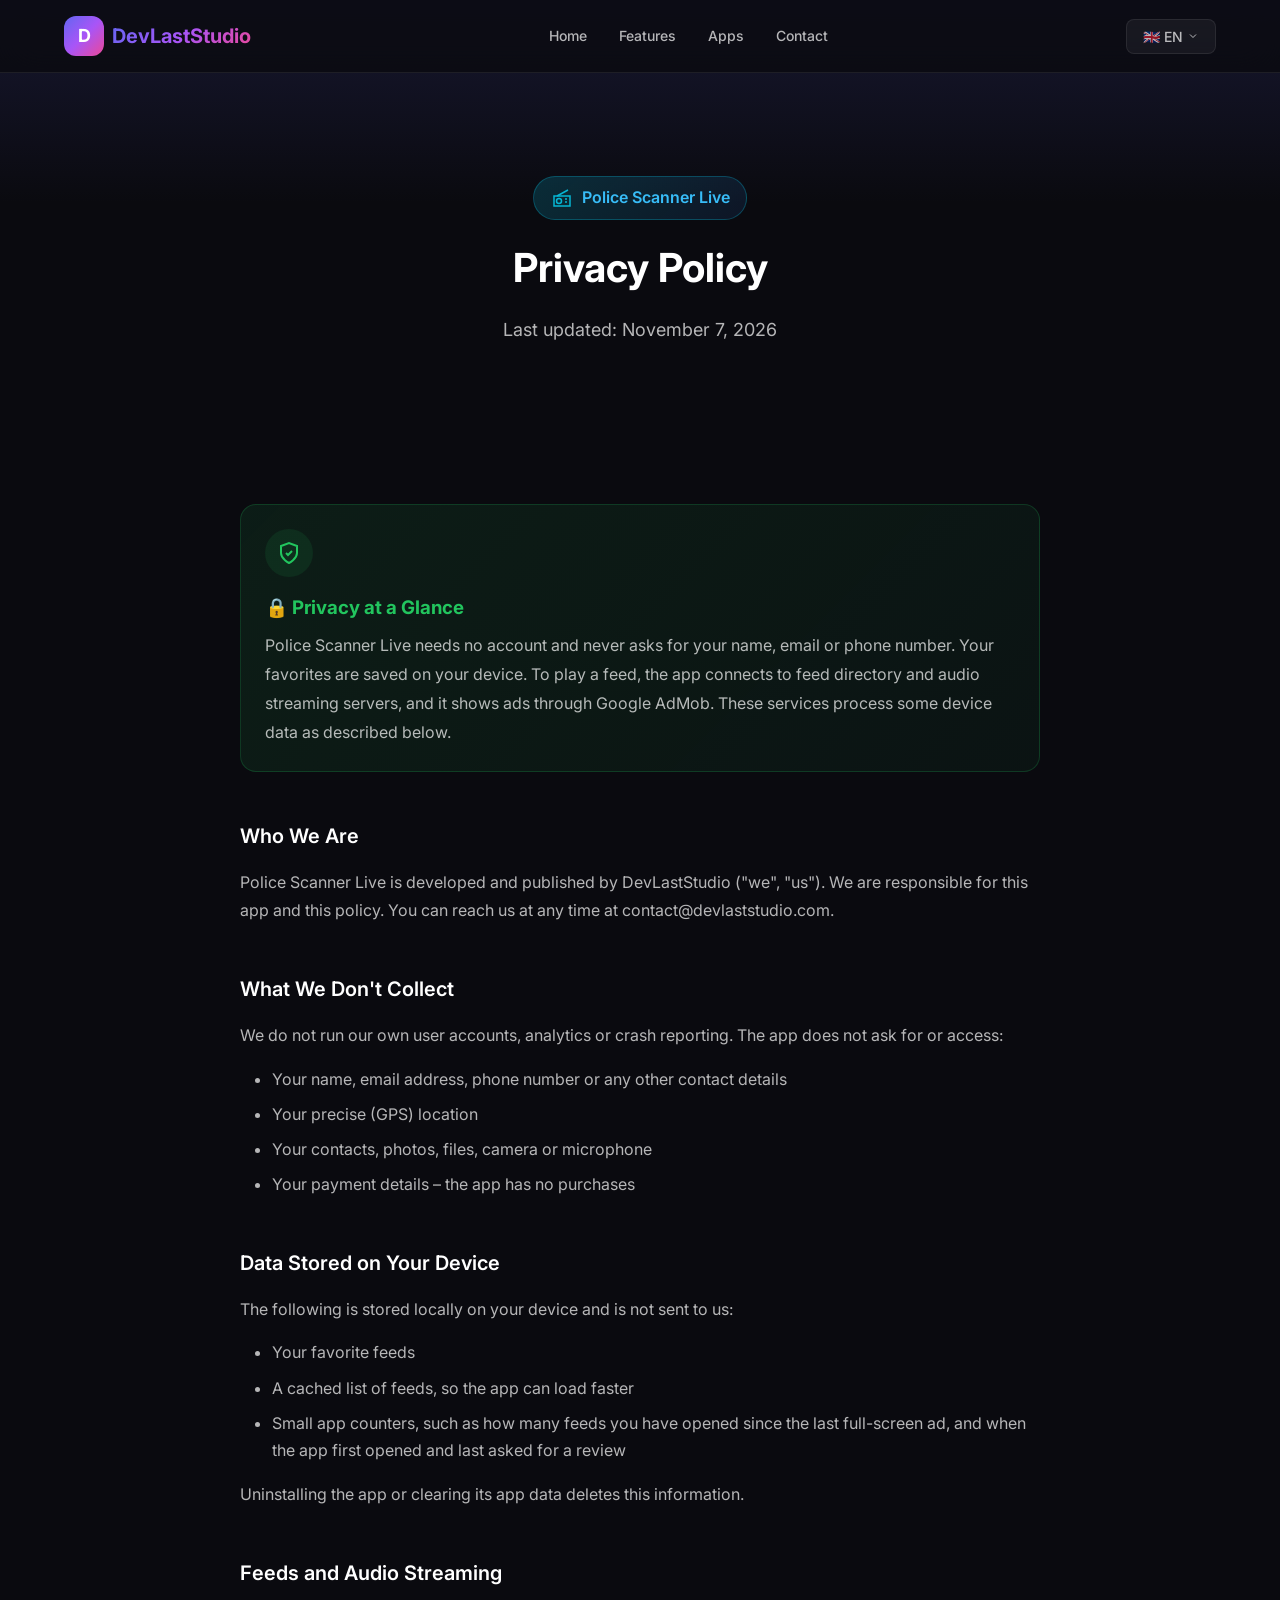
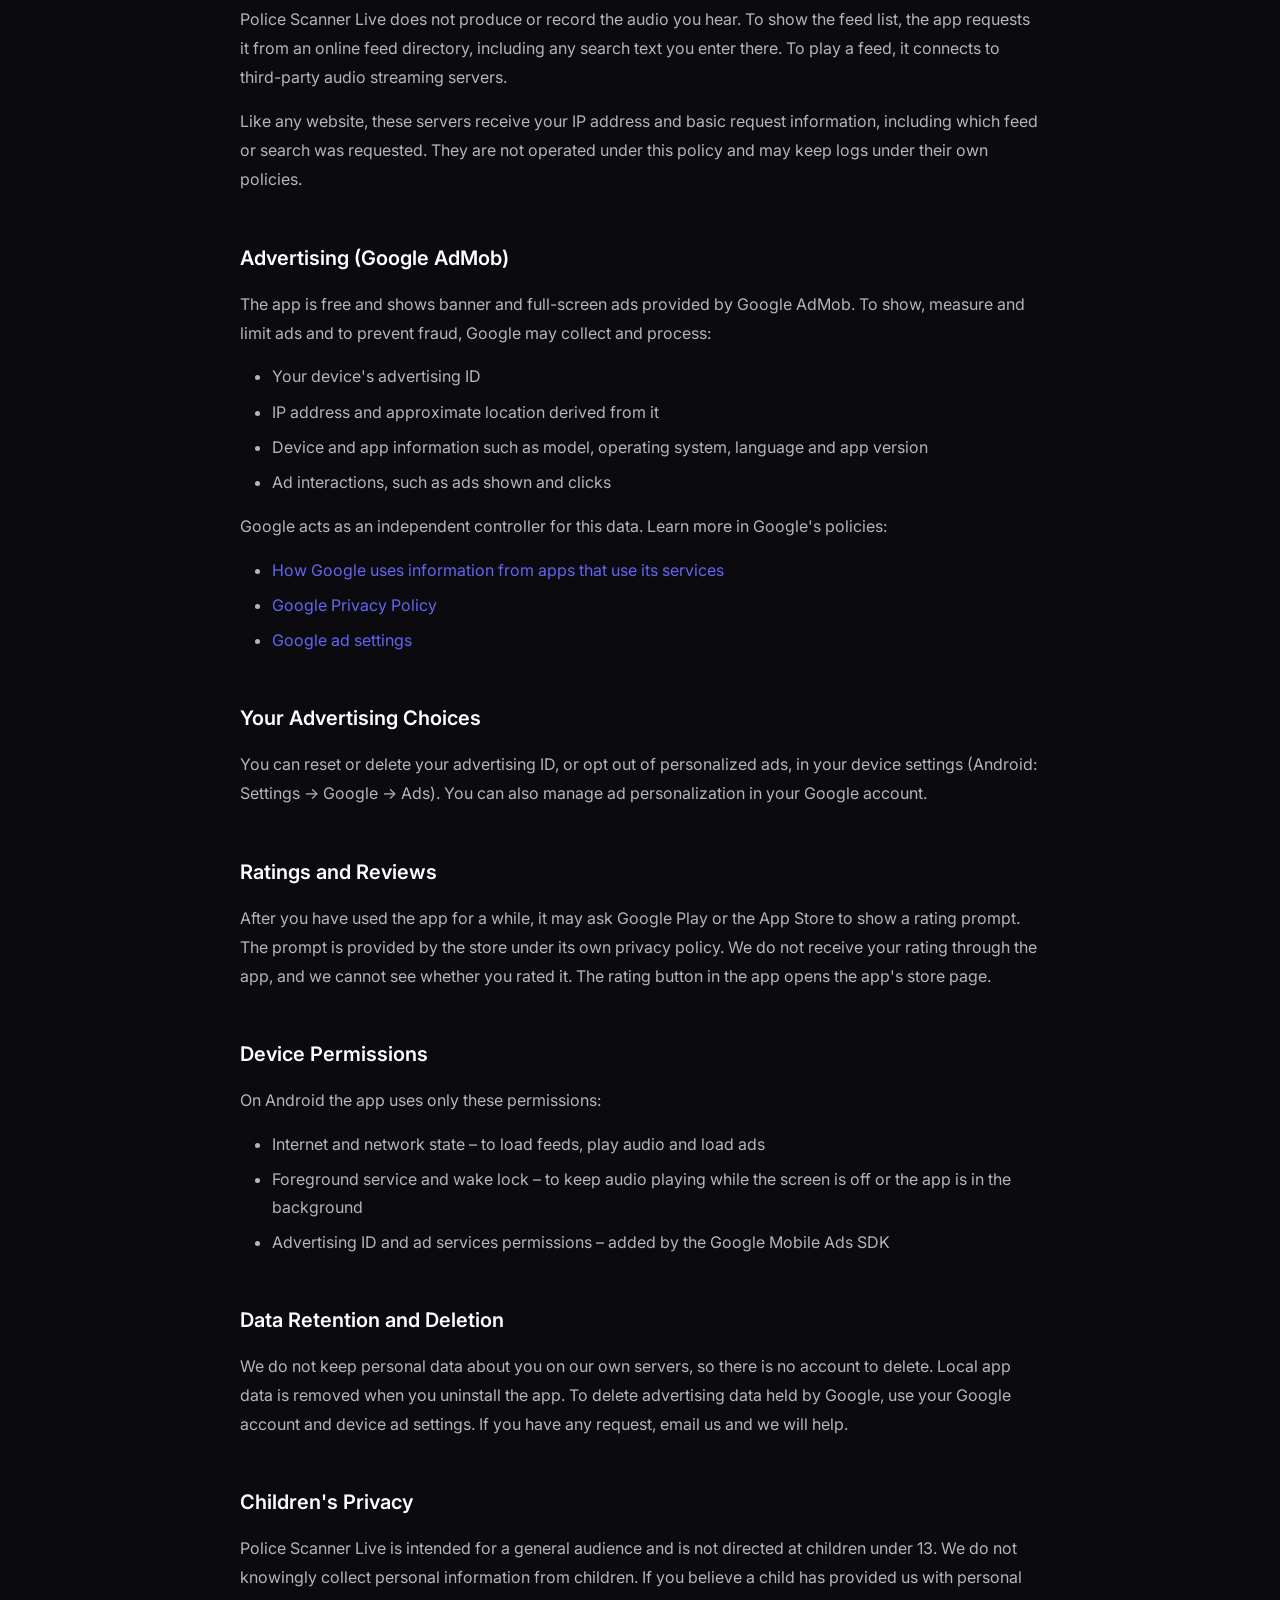
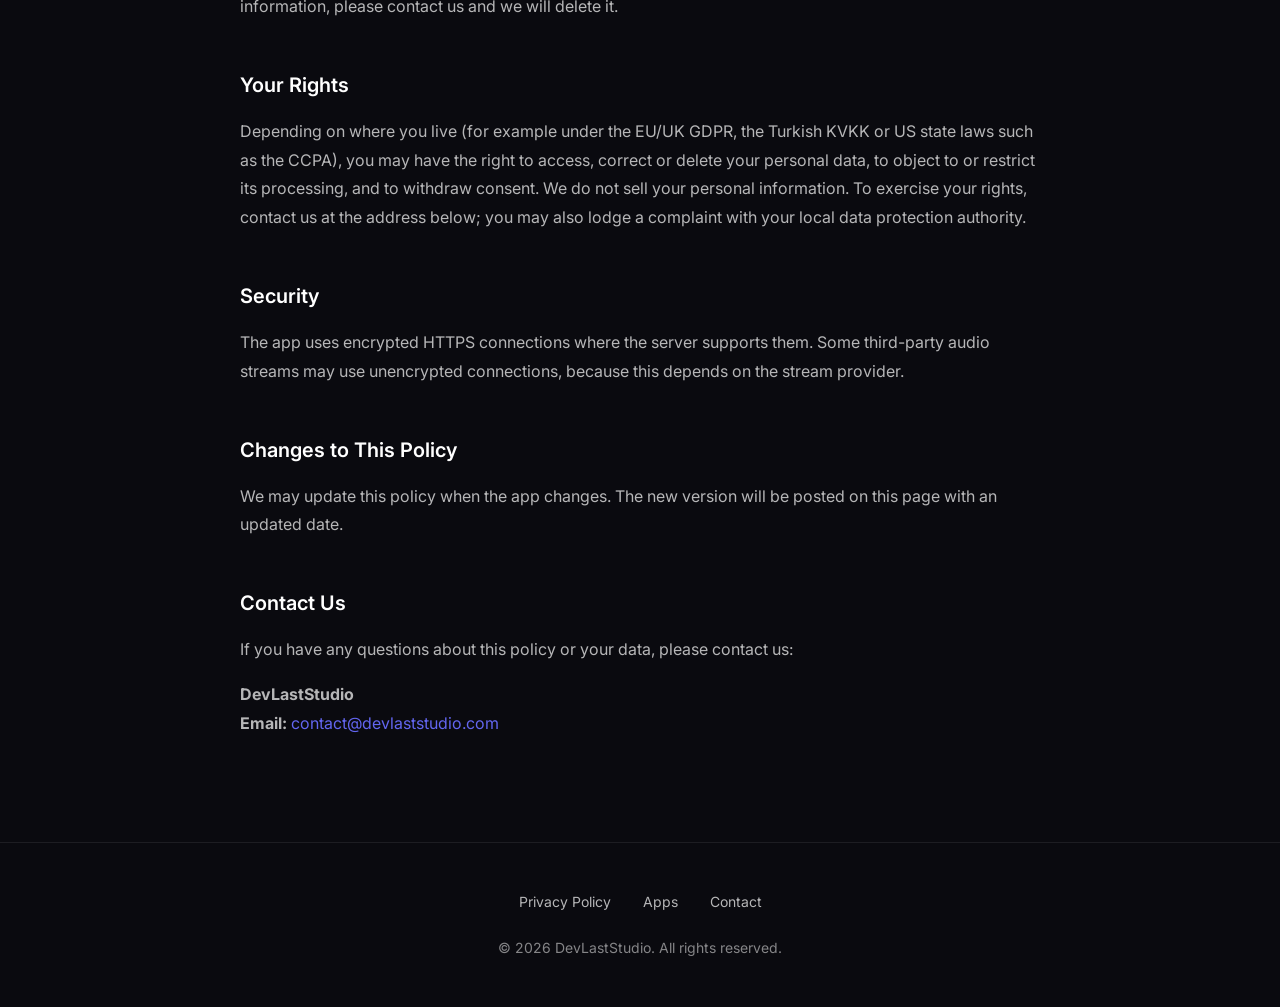
<file: privacy-police-scanner.html>
<!DOCTYPE html>
<html lang="en">

<head>
    <meta charset="UTF-8">
    <meta name="viewport" content="width=device-width, initial-scale=1.0">
    <meta name="description"
        content="Police Scanner Live Privacy Policy - What data the app, audio streaming services and Google AdMob use, and how you can control it.">
    <meta name="robots" content="noindex">

    <title>Police Scanner Live - Privacy Policy | DevLastStudio</title>

    <!-- Favicon -->
    <link rel="icon" type="image/svg+xml"
        href="data:image/svg+xml,<svg xmlns='http://www.w3.org/2000/svg' viewBox='0 0 100 100'>

    <!-- Google Fonts -->
    <link rel="preconnect" href="https://fonts.googleapis.com">
    <link rel="preconnect" href="https://fonts.gstatic.com" crossorigin>
    <link href="https://fonts.googleapis.com/css2?family=Inter:wght@400;500;600;700;800&display=swap" rel="stylesheet">

    <!-- Styles -->
    <link rel="stylesheet" href="styles.css">

    <style>
        .app-badge {
            display: inline-flex;
            align-items: center;
            gap: 0.5rem;
            padding: 0.5rem 1rem;
            background: linear-gradient(135deg, rgba(6, 182, 212, 0.2) 0%, rgba(59, 130, 246, 0.1) 100%);
            border: 1px solid rgba(6, 182, 212, 0.3);
            border-radius: 2rem;
            margin-bottom: 1rem;
        }

        .app-badge svg {
            width: 24px;
            height: 24px;
            stroke: #06b6d4;
        }

        .app-badge span {
            font-weight: 600;
            color: #38bdf8;
        }

        .highlight-box {
            background: linear-gradient(135deg, rgba(34, 197, 94, 0.1) 0%, rgba(34, 197, 94, 0.05) 100%);
            border: 1px solid rgba(34, 197, 94, 0.2);
            border-radius: 1rem;
            padding: 1.5rem;
            margin: 2rem 0;
        }

        .highlight-box h3 {
            color: #22c55e;
            margin-bottom: 0.5rem;
            display: flex;
            align-items: center;
            gap: 0.5rem;
        }

        .highlight-box p {
            color: var(--color-text-secondary);
            margin: 0;
        }

        .no-data-icon {
            display: inline-flex;
            align-items: center;
            justify-content: center;
            width: 48px;
            height: 48px;
            background: rgba(34, 197, 94, 0.1);
            border-radius: 50%;
            margin-bottom: 1rem;
        }

        .no-data-icon svg {
            width: 24px;
            height: 24px;
            stroke: #22c55e;
        }

        .privacy-section {
            margin-bottom: 2.5rem;
        }

        .privacy-section h2 {
            margin-bottom: 1rem;
        }

        .check-list {
            list-style: none;
            padding: 0;
        }

        .check-list li {
            display: flex;
            align-items: flex-start;
            gap: 0.75rem;
            margin-bottom: 0.75rem;
            color: var(--color-text-secondary);
        }

        .check-list li svg {
            width: 20px;
            height: 20px;
            stroke: #22c55e;
            flex-shrink: 0;
            margin-top: 2px;
        }
        .privacy-section a.inline-link {
            color: var(--color-accent-primary);
            word-break: break-word;
        }

        .link-list {
            margin-top: 0.75rem;
        }
    </style>
</head>

<body>
    <!-- Header -->
    <header class="header" id="header">
        <nav class="nav container">
            <a href="index.html" class="logo">
                <div class="logo-icon">D</div>
                <span class="logo-text">DevLastStudio</span>
            </a>

            <ul class="nav-menu" id="nav-menu">
                <li><a href="index.html" class="nav-link" data-i18n="navHome">Home</a></li>
                <li><a href="index.html#features" class="nav-link" data-i18n="navFeatures">Features</a></li>
                <li><a href="index.html#apps" class="nav-link" data-i18n="navApps">Apps</a></li>
                <li><a href="index.html#contact" class="nav-link" data-i18n="navContact">Contact</a></li>
            </ul>

            <div class="nav-right">
                <!-- Language Selector -->
                <div class="lang-selector" id="lang-selector">
                    <button class="lang-btn" id="lang-btn" aria-label="Select language" aria-expanded="false"
                        aria-haspopup="listbox">
                        <span id="current-flag">🇬🇧</span>
                        <span id="current-lang">EN</span>
                        <svg width="12" height="12" viewBox="0 0 24 24" fill="none" stroke="currentColor"
                            stroke-width="2">
                            <path d="M6 9l6 6 6-6" />
                        </svg>
                    </button>
                    <div class="lang-dropdown" id="lang-dropdown" role="listbox" aria-label="Select language">
                        <button class="lang-option" data-lang="en" role="option">
                            <span>🇬🇧</span> English
                        </button>
                        <button class="lang-option" data-lang="de" role="option">
                            <span>🇩🇪</span> Deutsch
                        </button>
                        <button class="lang-option" data-lang="es" role="option">
                            <span>🇪🇸</span> Español
                        </button>
                        <button class="lang-option" data-lang="fr" role="option">
                            <span>🇫🇷</span> Français
                        </button>
                        <button class="lang-option" data-lang="it" role="option">
                            <span>🇮🇹</span> Italiano
                        </button>
                        <button class="lang-option" data-lang="tr" role="option">
                            <span>🇹🇷</span> Türkçe
                        </button>
                    </div>
                </div>

                <button class="nav-toggle" id="nav-toggle" aria-label="Toggle navigation">
                    <span></span>
                    <span></span>
                    <span></span>
                </button>
            </div>
        </nav>
    </header>

    <!-- Page Header -->
    <section class="page-header">
        <div class="container">
            <div class="app-badge">
                <svg viewBox="0 0 24 24" fill="none" stroke-width="1.5">
                    <path d="M4 10h16v10H4z" />
                    <path d="M7 10l11-6" />
                    <circle cx="9" cy="15" r="2.5" />
                    <path d="M15 13h2M15 16h2" />
                </svg>
                <span>Police Scanner Live</span>
            </div>
            <h1 class="page-title" data-i18n="privacyTitle">Privacy Policy</h1>
            <p class="page-subtitle">Last updated: November 7, 2026</p>
        </div>
    </section>

    <!-- Page Content -->
    <main class="page-content container">

        <div class="highlight-box">
            <div class="no-data-icon">
                <svg viewBox="0 0 24 24" fill="none" stroke-width="2">
                    <path d="M12 22s8-4 8-10V5l-8-3-8 3v7c0 6 8 10 8 10z" />
                    <path d="M9 12l2 2 4-4" />
                </svg>
            </div>
            <h3>🔒 Privacy at a Glance</h3>
            <p>Police Scanner Live needs no account and never asks for your name, email or phone number. Your favorites are saved on your device. To play a feed, the app connects to feed directory and audio streaming servers, and it shows ads through Google AdMob. These services process some device data as described below.</p>
        </div>

        <div class="privacy-section">
            <h2>Who We Are</h2>
            <p>Police Scanner Live is developed and published by DevLastStudio ("we", "us"). We are responsible for this app and this policy. You can reach us at any time at contact@devlaststudio.com.</p>
        </div>
        <div class="privacy-section">
            <h2>What We Don't Collect</h2>
            <p>We do not run our own user accounts, analytics or crash reporting. The app does not ask for or access:</p>
            <ul>
                <li>Your name, email address, phone number or any other contact details</li>
                <li>Your precise (GPS) location</li>
                <li>Your contacts, photos, files, camera or microphone</li>
                <li>Your payment details – the app has no purchases</li>
            </ul>
        </div>
        <div class="privacy-section">
            <h2>Data Stored on Your Device</h2>
            <p>The following is stored locally on your device and is not sent to us:</p>
            <ul>
                <li>Your favorite feeds</li>
                <li>A cached list of feeds, so the app can load faster</li>
                <li>Small app counters, such as how many feeds you have opened since the last full-screen ad, and when the app first opened and last asked for a review</li>
            </ul>
            <p>Uninstalling the app or clearing its app data deletes this information.</p>
        </div>
        <div class="privacy-section">
            <h2>Feeds and Audio Streaming</h2>
            <p>Police Scanner Live does not produce or record the audio you hear. To show the feed list, the app requests it from an online feed directory, including any search text you enter there. To play a feed, it connects to third-party audio streaming servers.</p>
            <p>Like any website, these servers receive your IP address and basic request information, including which feed or search was requested. They are not operated under this policy and may keep logs under their own policies.</p>
        </div>
        <div class="privacy-section">
            <h2>Advertising (Google AdMob)</h2>
            <p>The app is free and shows banner and full-screen ads provided by Google AdMob. To show, measure and limit ads and to prevent fraud, Google may collect and process:</p>
            <ul>
                <li>Your device's advertising ID</li>
                <li>IP address and approximate location derived from it</li>
                <li>Device and app information such as model, operating system, language and app version</li>
                <li>Ad interactions, such as ads shown and clicks</li>
            </ul>
            <p>Google acts as an independent controller for this data. Learn more in Google's policies:</p>
            <ul class="link-list">
                <li><a class="inline-link" href="https://policies.google.com/technologies/partner-sites" target="_blank" rel="noopener">How Google uses information from apps that use its services</a></li>
                <li><a class="inline-link" href="https://policies.google.com/privacy" target="_blank" rel="noopener">Google Privacy Policy</a></li>
                <li><a class="inline-link" href="https://adssettings.google.com" target="_blank" rel="noopener">Google ad settings</a></li>
            </ul>
        </div>
        <div class="privacy-section">
            <h2>Your Advertising Choices</h2>
            <p>You can reset or delete your advertising ID, or opt out of personalized ads, in your device settings (Android: Settings → Google → Ads). You can also manage ad personalization in your Google account.</p>
        </div>
        <div class="privacy-section">
            <h2>Ratings and Reviews</h2>
            <p>After you have used the app for a while, it may ask Google Play or the App Store to show a rating prompt. The prompt is provided by the store under its own privacy policy. We do not receive your rating through the app, and we cannot see whether you rated it. The rating button in the app opens the app's store page.</p>
        </div>
        <div class="privacy-section">
            <h2>Device Permissions</h2>
            <p>On Android the app uses only these permissions:</p>
            <ul>
                <li>Internet and network state – to load feeds, play audio and load ads</li>
                <li>Foreground service and wake lock – to keep audio playing while the screen is off or the app is in the background</li>
                <li>Advertising ID and ad services permissions – added by the Google Mobile Ads SDK</li>
            </ul>
        </div>
        <div class="privacy-section">
            <h2>Data Retention and Deletion</h2>
            <p>We do not keep personal data about you on our own servers, so there is no account to delete. Local app data is removed when you uninstall the app. To delete advertising data held by Google, use your Google account and device ad settings. If you have any request, email us and we will help.</p>
        </div>
        <div class="privacy-section">
            <h2>Children's Privacy</h2>
            <p>Police Scanner Live is intended for a general audience and is not directed at children under 13. We do not knowingly collect personal information from children. If you believe a child has provided us with personal information, please contact us and we will delete it.</p>
        </div>
        <div class="privacy-section">
            <h2>Your Rights</h2>
            <p>Depending on where you live (for example under the EU/UK GDPR, the Turkish KVKK or US state laws such as the CCPA), you may have the right to access, correct or delete your personal data, to object to or restrict its processing, and to withdraw consent. We do not sell your personal information. To exercise your rights, contact us at the address below; you may also lodge a complaint with your local data protection authority.</p>
        </div>
        <div class="privacy-section">
            <h2>Security</h2>
            <p>The app uses encrypted HTTPS connections where the server supports them. Some third-party audio streams may use unencrypted connections, because this depends on the stream provider.</p>
        </div>
        <div class="privacy-section">
            <h2>Changes to This Policy</h2>
            <p>We may update this policy when the app changes. The new version will be posted on this page with an updated date.</p>
        </div>
        <div class="privacy-section">
            <h2>Contact Us</h2>
            <p>If you have any questions about this policy or your data, please contact us:</p>
            <p>
                <strong>DevLastStudio</strong><br>
                <strong>Email:</strong> <a href="mailto:contact@devlaststudio.com"
                    style="color: var(--color-accent-primary);">contact@devlaststudio.com</a>
            </p>
        </div>

    </main>

    <!-- Footer -->
    <footer class="footer">
        <div class="container">
            <div class="footer-content">
                <div class="footer-links">
                    <a href="privacy.html" class="footer-link" data-i18n="footerPrivacy">Privacy Policy</a>
                    <a href="index.html#apps" class="footer-link" data-i18n="footerApps">Apps</a>
                    <a href="index.html#contact" class="footer-link" data-i18n="footerContact">Contact</a>
                </div>

                <p class="footer-copyright" data-i18n="footerCopyright">
                    © 2026 DevLastStudio. All rights reserved.
                </p>
            </div>
        </div>
    </footer>

    <!-- Scripts -->
    <script src="translations.js"></script>
    <script src="script.js"></script>
</body>

</html>
</file>
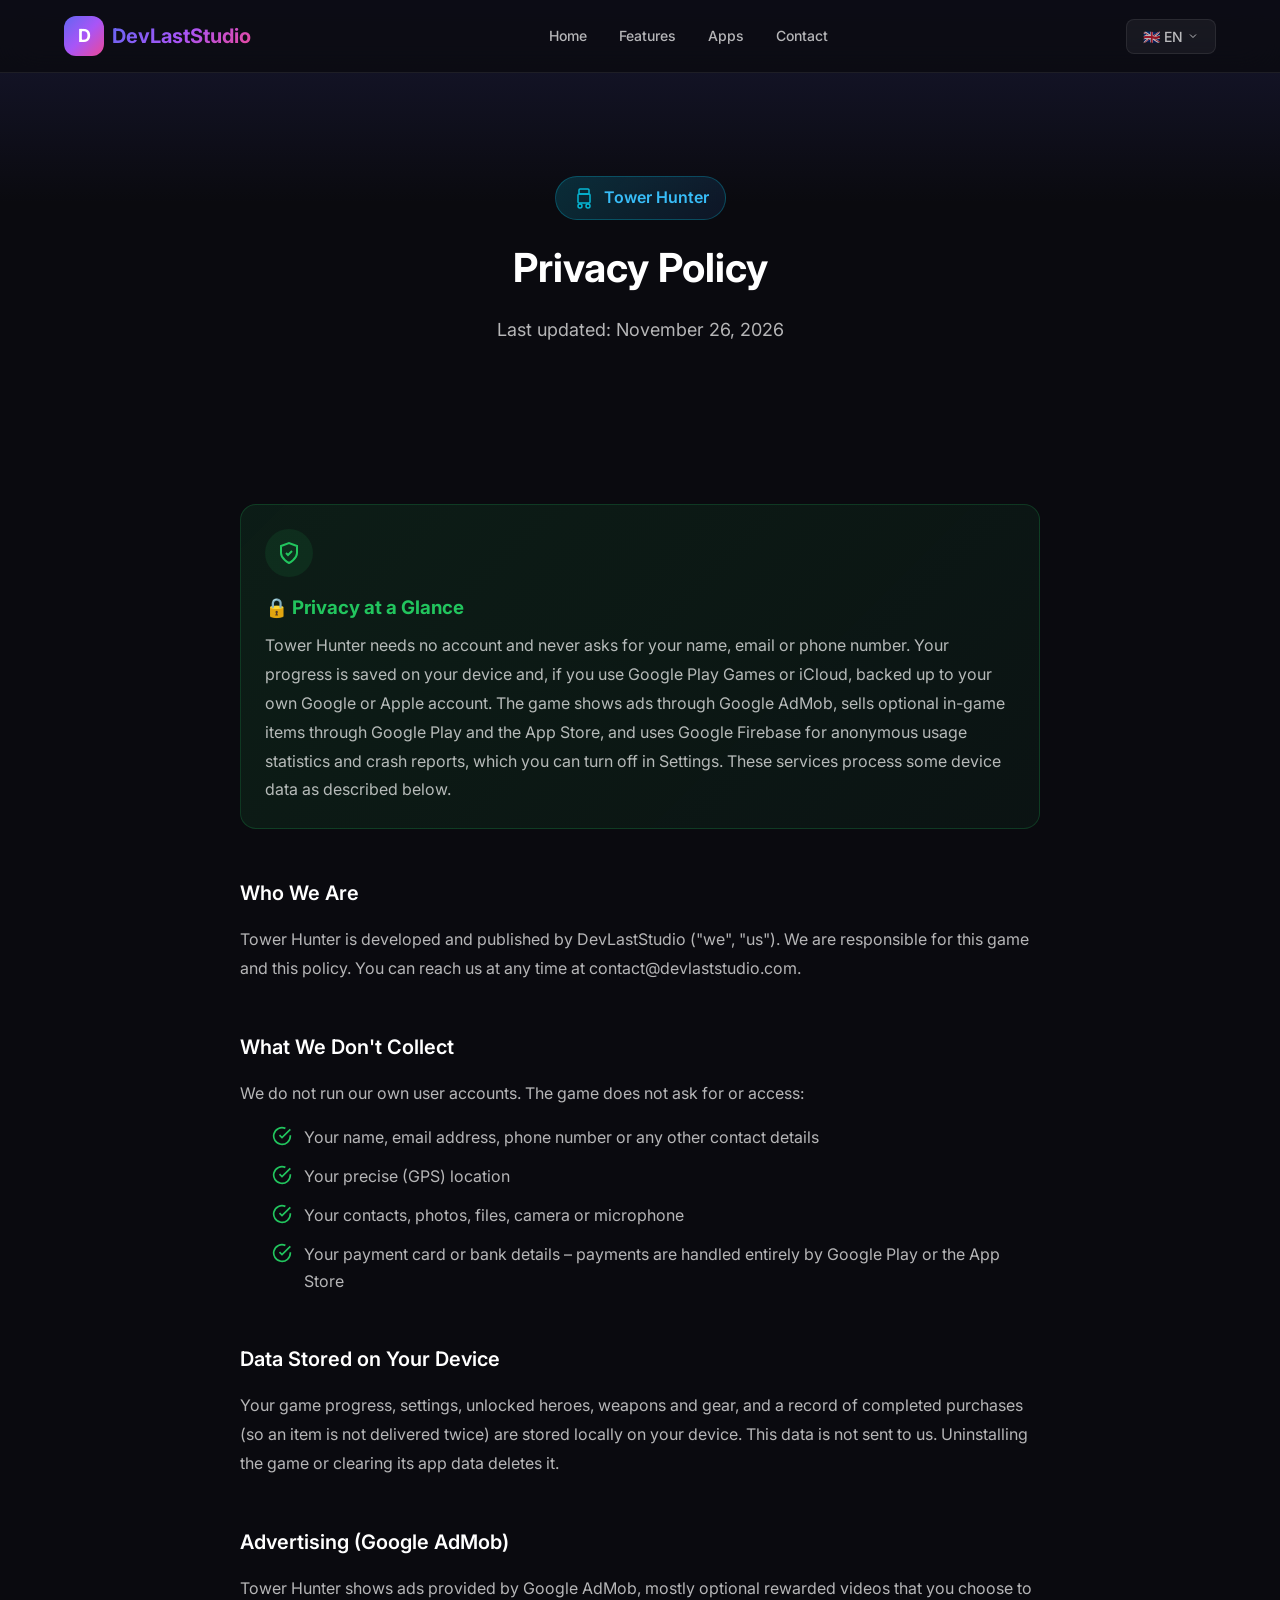
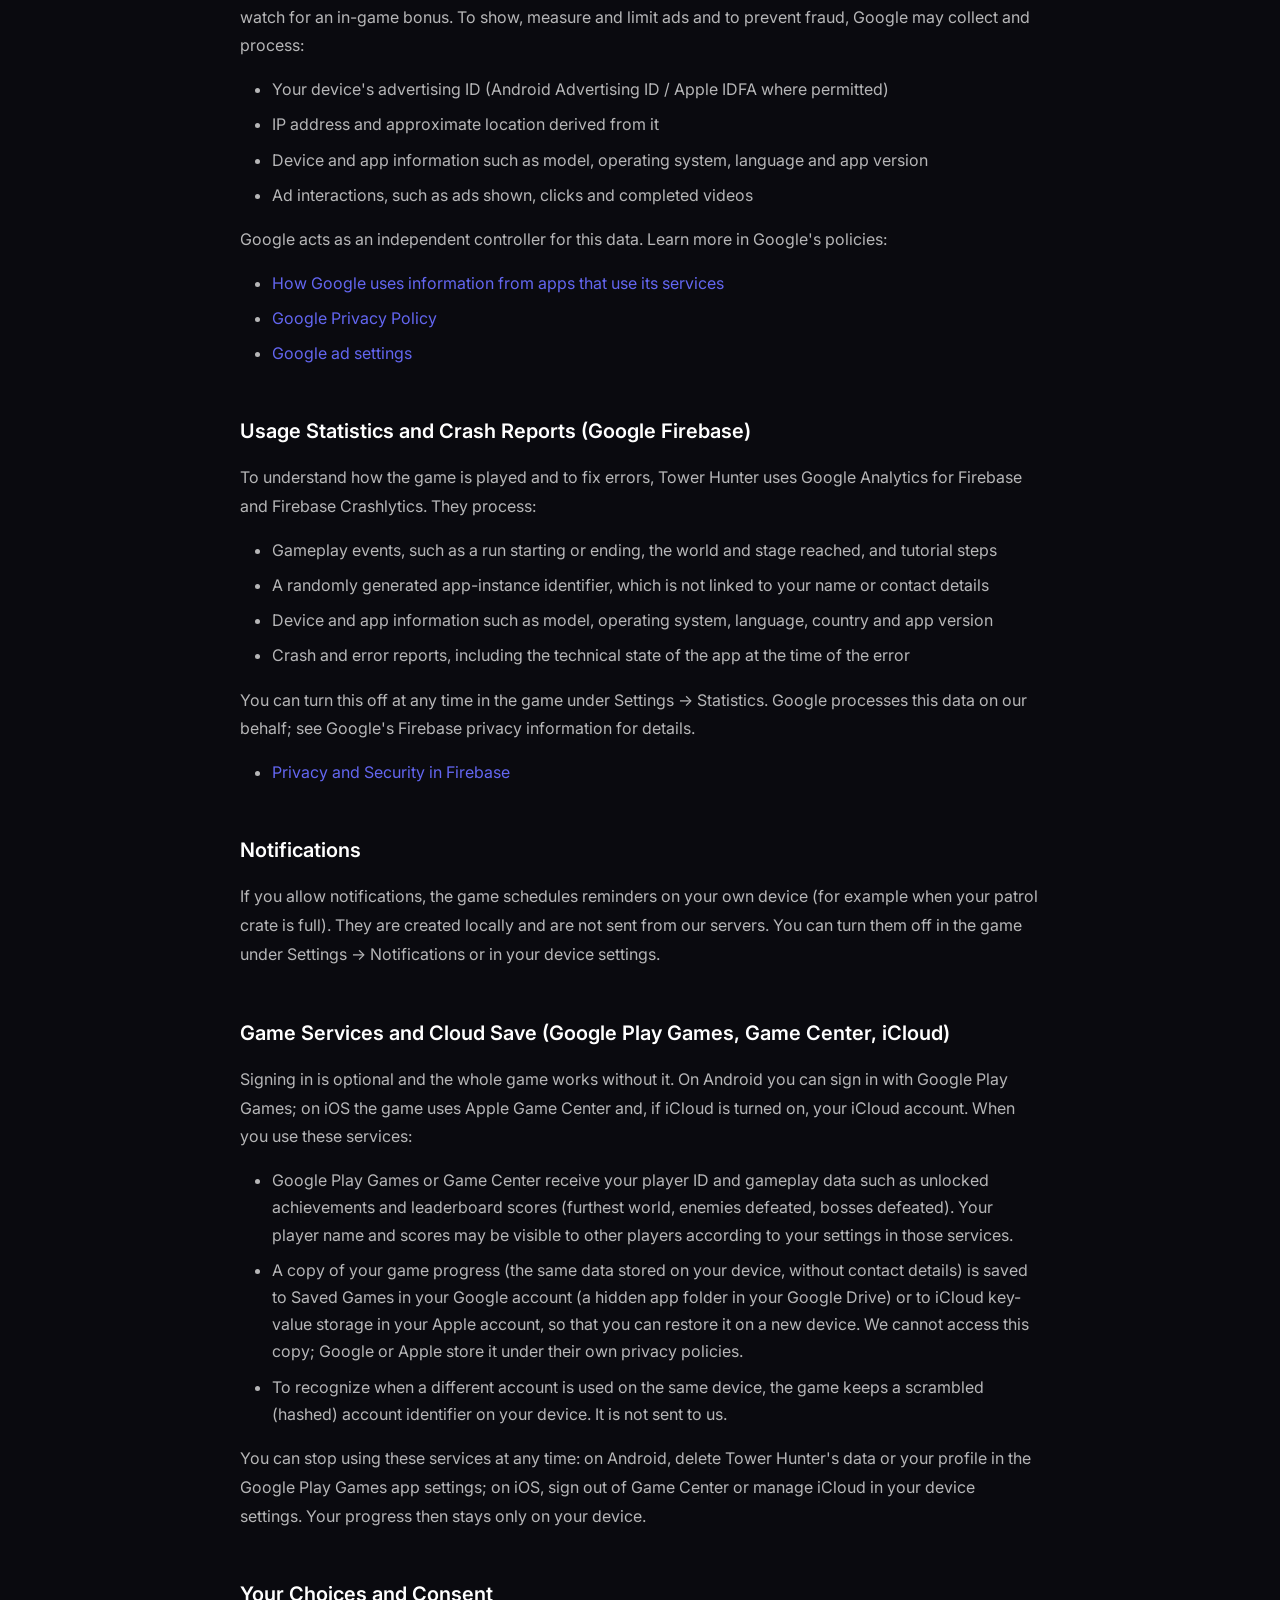
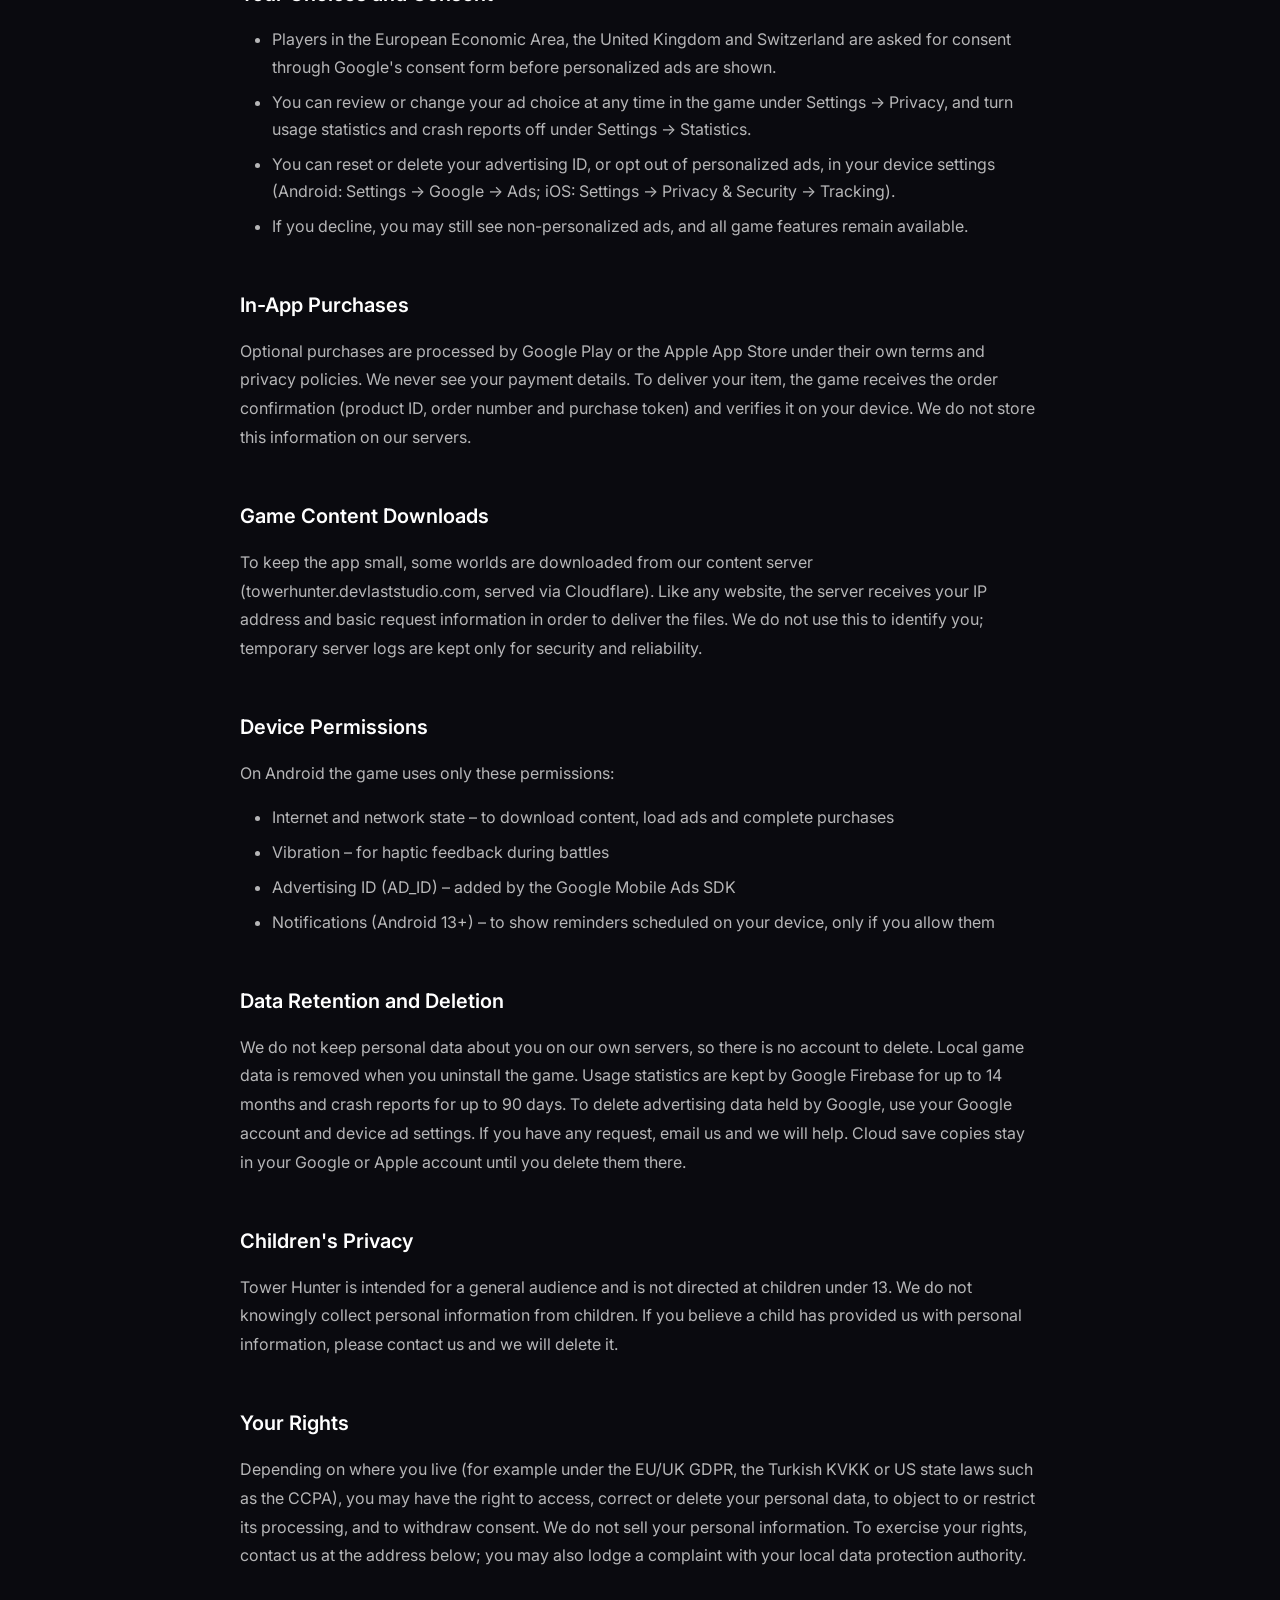
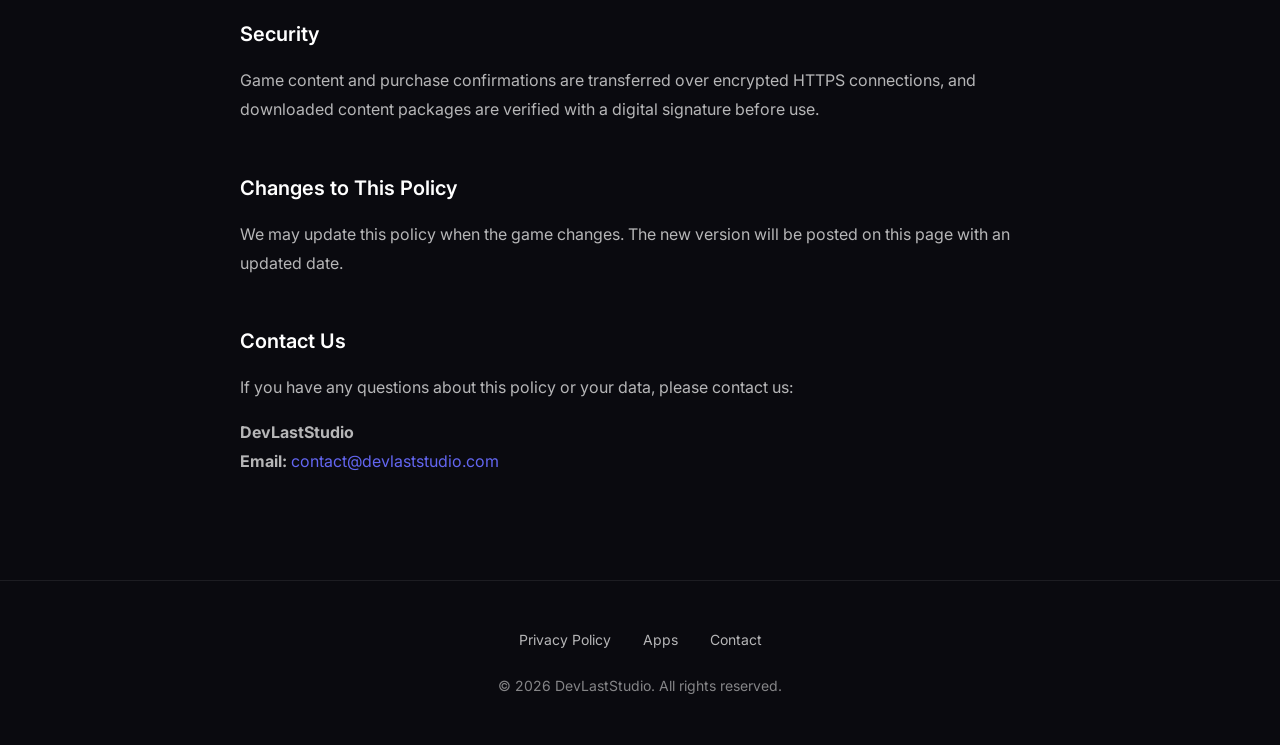
<file: privacy-tower-hunter.html>
<!DOCTYPE html>
<html lang="en">

<head>
    <meta charset="UTF-8">
    <meta name="viewport" content="width=device-width, initial-scale=1.0">
    <meta name="description"
        content="Tower Hunter Privacy Policy - What data the game, Google AdMob and app store purchases use, and how you can control it.">
    <meta name="robots" content="noindex">

    <title>Tower Hunter - Privacy Policy | DevLastStudio</title>

    <!-- Favicon -->
    <link rel="icon" type="image/png" href="tower-hunter-icon.png">

    <!-- Google Fonts -->
    <link rel="preconnect" href="https://fonts.googleapis.com">
    <link rel="preconnect" href="https://fonts.gstatic.com" crossorigin>
    <link href="https://fonts.googleapis.com/css2?family=Inter:wght@400;500;600;700;800&display=swap" rel="stylesheet">

    <!-- Styles -->
    <link rel="stylesheet" href="styles.css">

    <style>
        .app-badge {
            display: inline-flex;
            align-items: center;
            gap: 0.5rem;
            padding: 0.5rem 1rem;
            background: linear-gradient(135deg, rgba(6, 182, 212, 0.2) 0%, rgba(59, 130, 246, 0.1) 100%);
            border: 1px solid rgba(6, 182, 212, 0.3);
            border-radius: 2rem;
            margin-bottom: 1rem;
        }

        .app-badge svg {
            width: 24px;
            height: 24px;
            stroke: #06b6d4;
        }

        .app-badge span {
            font-weight: 600;
            color: #38bdf8;
        }

        .highlight-box {
            background: linear-gradient(135deg, rgba(34, 197, 94, 0.1) 0%, rgba(34, 197, 94, 0.05) 100%);
            border: 1px solid rgba(34, 197, 94, 0.2);
            border-radius: 1rem;
            padding: 1.5rem;
            margin: 2rem 0;
        }

        .highlight-box h3 {
            color: #22c55e;
            margin-bottom: 0.5rem;
            display: flex;
            align-items: center;
            gap: 0.5rem;
        }

        .highlight-box p {
            color: var(--color-text-secondary);
            margin: 0;
        }

        .no-data-icon {
            display: inline-flex;
            align-items: center;
            justify-content: center;
            width: 48px;
            height: 48px;
            background: rgba(34, 197, 94, 0.1);
            border-radius: 50%;
            margin-bottom: 1rem;
        }

        .no-data-icon svg {
            width: 24px;
            height: 24px;
            stroke: #22c55e;
        }

        .privacy-section {
            margin-bottom: 2.5rem;
        }

        .privacy-section h2 {
            margin-bottom: 1rem;
        }

        .check-list {
            list-style: none;
            padding: 0;
        }

        .check-list li {
            display: flex;
            align-items: flex-start;
            gap: 0.75rem;
            margin-bottom: 0.75rem;
            color: var(--color-text-secondary);
        }

        .check-list li svg {
            width: 20px;
            height: 20px;
            stroke: #22c55e;
            flex-shrink: 0;
            margin-top: 2px;
        }
        .privacy-section a.inline-link {
            color: var(--color-accent-primary);
            word-break: break-word;
        }

        .link-list {
            margin-top: 0.75rem;
        }
    </style>
</head>

<body>
    <!-- Header -->
    <header class="header" id="header">
        <nav class="nav container">
            <a href="index.html" class="logo">
                <div class="logo-icon">D</div>
                <span class="logo-text">DevLastStudio</span>
            </a>

            <ul class="nav-menu" id="nav-menu">
                <li><a href="index.html" class="nav-link" data-i18n="navHome">Home</a></li>
                <li><a href="index.html#features" class="nav-link" data-i18n="navFeatures">Features</a></li>
                <li><a href="index.html#apps" class="nav-link" data-i18n="navApps">Apps</a></li>
                <li><a href="index.html#contact" class="nav-link" data-i18n="navContact">Contact</a></li>
            </ul>

            <div class="nav-right">
                <!-- Language Selector -->
                <div class="lang-selector" id="lang-selector">
                    <button class="lang-btn" id="lang-btn" aria-label="Select language" aria-expanded="false"
                        aria-haspopup="listbox">
                        <span id="current-flag">🇬🇧</span>
                        <span id="current-lang">EN</span>
                        <svg width="12" height="12" viewBox="0 0 24 24" fill="none" stroke="currentColor"
                            stroke-width="2">
                            <path d="M6 9l6 6 6-6" />
                        </svg>
                    </button>
                    <div class="lang-dropdown" id="lang-dropdown" role="listbox" aria-label="Select language">
                        <button class="lang-option" data-lang="en" role="option">
                            <span>🇬🇧</span> English
                        </button>
                        <button class="lang-option" data-lang="de" role="option">
                            <span>🇩🇪</span> Deutsch
                        </button>
                        <button class="lang-option" data-lang="es" role="option">
                            <span>🇪🇸</span> Español
                        </button>
                        <button class="lang-option" data-lang="fr" role="option">
                            <span>🇫🇷</span> Français
                        </button>
                        <button class="lang-option" data-lang="it" role="option">
                            <span>🇮🇹</span> Italiano
                        </button>
                        <button class="lang-option" data-lang="tr" role="option">
                            <span>🇹🇷</span> Türkçe
                        </button>
                    </div>
                </div>

                <button class="nav-toggle" id="nav-toggle" aria-label="Toggle navigation">
                    <span></span>
                    <span></span>
                    <span></span>
                </button>
            </div>
        </nav>
    </header>

    <!-- Page Header -->
    <section class="page-header">
        <div class="container">
            <div class="app-badge">
                <svg viewBox="0 0 24 24" fill="none" stroke-width="1.5">
                    <rect x="7" y="3" width="10" height="5" rx="1" />
                    <rect x="6" y="8" width="12" height="9" rx="1" />
                    <circle cx="8" cy="20" r="2" />
                    <circle cx="16" cy="20" r="2" />
                </svg>
                <span>Tower Hunter</span>
            </div>
            <h1 class="page-title" data-i18n="thPrivacyTitle">Privacy Policy</h1>
            <p class="page-subtitle" data-i18n="thPrivacySubtitle">Last updated: November 26, 2026</p>
        </div>
    </section>

    <!-- Page Content -->
    <main class="page-content container">

        <div class="highlight-box">
            <div class="no-data-icon">
                <svg viewBox="0 0 24 24" fill="none" stroke-width="2">
                    <path d="M12 22s8-4 8-10V5l-8-3-8 3v7c0 6 8 10 8 10z" />
                    <path d="M9 12l2 2 4-4" />
                </svg>
            </div>
            <h3 data-i18n="thHighlightTitle">🔒 Privacy at a Glance</h3>
            <p data-i18n="thHighlightText">Tower Hunter needs no account and never asks for your name, email or phone number. Your progress is saved on your device and, if you use Google Play Games or iCloud, backed up to your own Google or Apple account. The game shows ads through Google AdMob, sells optional in-game items through Google Play and the App Store, and uses Google Firebase for anonymous usage statistics and crash reports, which you can turn off in Settings. These services process some device data as described below.</p>
        </div>

        <div class="privacy-section">
            <h2 data-i18n="thWhoTitle">Who We Are</h2>
            <p data-i18n="thWhoText">Tower Hunter is developed and published by DevLastStudio ("we", "us"). We are responsible for this game and this policy. You can reach us at any time at contact@devlaststudio.com.</p>
        </div>
        <div class="privacy-section">
            <h2 data-i18n="thNotCollectTitle">What We Don't Collect</h2>
            <p data-i18n="thNotCollectText">We do not run our own user accounts. The game does not ask for or access:</p>
            <ul class="check-list">
                <li>
                    <svg viewBox="0 0 24 24" fill="none" stroke-width="2">
                        <path d="M22 11.08V12a10 10 0 1 1-5.93-9.14" />
                        <polyline points="22 4 12 14.01 9 11.01" />
                    </svg>
                    <span data-i18n="thNotCollect1">Your name, email address, phone number or any other contact details</span>
                </li>
                <li>
                    <svg viewBox="0 0 24 24" fill="none" stroke-width="2">
                        <path d="M22 11.08V12a10 10 0 1 1-5.93-9.14" />
                        <polyline points="22 4 12 14.01 9 11.01" />
                    </svg>
                    <span data-i18n="thNotCollect2">Your precise (GPS) location</span>
                </li>
                <li>
                    <svg viewBox="0 0 24 24" fill="none" stroke-width="2">
                        <path d="M22 11.08V12a10 10 0 1 1-5.93-9.14" />
                        <polyline points="22 4 12 14.01 9 11.01" />
                    </svg>
                    <span data-i18n="thNotCollect3">Your contacts, photos, files, camera or microphone</span>
                </li>
                <li>
                    <svg viewBox="0 0 24 24" fill="none" stroke-width="2">
                        <path d="M22 11.08V12a10 10 0 1 1-5.93-9.14" />
                        <polyline points="22 4 12 14.01 9 11.01" />
                    </svg>
                    <span data-i18n="thNotCollect4">Your payment card or bank details – payments are handled entirely by Google Play or the App Store</span>
                </li>
            </ul>
        </div>
        <div class="privacy-section">
            <h2 data-i18n="thDeviceTitle">Data Stored on Your Device</h2>
            <p data-i18n="thDeviceText">Your game progress, settings, unlocked heroes, weapons and gear, and a record of completed purchases (so an item is not delivered twice) are stored locally on your device. This data is not sent to us. Uninstalling the game or clearing its app data deletes it.</p>
        </div>
        <div class="privacy-section">
            <h2 data-i18n="thAdsTitle">Advertising (Google AdMob)</h2>
            <p data-i18n="thAdsText">Tower Hunter shows ads provided by Google AdMob, mostly optional rewarded videos that you choose to watch for an in-game bonus. To show, measure and limit ads and to prevent fraud, Google may collect and process:</p>
            <ul>
                <li data-i18n="thAds1">Your device's advertising ID (Android Advertising ID / Apple IDFA where permitted)</li>
                <li data-i18n="thAds2">IP address and approximate location derived from it</li>
                <li data-i18n="thAds3">Device and app information such as model, operating system, language and app version</li>
                <li data-i18n="thAds4">Ad interactions, such as ads shown, clicks and completed videos</li>
            </ul>
            <p data-i18n="thAdsGoogle">Google acts as an independent controller for this data. Learn more in Google's policies:</p>
            <ul class="link-list">
                <li><a class="inline-link" href="https://policies.google.com/technologies/partner-sites" target="_blank" rel="noopener">How Google uses information from apps that use its services</a></li>
                <li><a class="inline-link" href="https://policies.google.com/privacy" target="_blank" rel="noopener">Google Privacy Policy</a></li>
                <li><a class="inline-link" href="https://adssettings.google.com" target="_blank" rel="noopener">Google ad settings</a></li>
            </ul>
        </div>
        <div class="privacy-section">
            <h2 data-i18n="thStatsTitle">Usage Statistics and Crash Reports (Google Firebase)</h2>
            <p data-i18n="thStatsText">To understand how the game is played and to fix errors, Tower Hunter uses Google Analytics for Firebase and Firebase Crashlytics. They process:</p>
            <ul>
                <li data-i18n="thStats1">Gameplay events, such as a run starting or ending, the world and stage reached, and tutorial steps</li>
                <li data-i18n="thStats2">A randomly generated app-instance identifier, which is not linked to your name or contact details</li>
                <li data-i18n="thStats3">Device and app information such as model, operating system, language, country and app version</li>
                <li data-i18n="thStats4">Crash and error reports, including the technical state of the app at the time of the error</li>
            </ul>
            <p data-i18n="thStatsOptOut">You can turn this off at any time in the game under Settings → Statistics. Google processes this data on our behalf; see Google's Firebase privacy information for details.</p>
            <ul class="link-list">
                <li><a class="inline-link" href="https://firebase.google.com/support/privacy" target="_blank" rel="noopener">Privacy and Security in Firebase</a></li>
            </ul>
        </div>
        <div class="privacy-section">
            <h2 data-i18n="thNotifTitle">Notifications</h2>
            <p data-i18n="thNotifText">If you allow notifications, the game schedules reminders on your own device (for example when your patrol crate is full). They are created locally and are not sent from our servers. You can turn them off in the game under Settings → Notifications or in your device settings.</p>
        </div>
        <div class="privacy-section">
            <h2 data-i18n="thCloudTitle">Game Services and Cloud Save (Google Play Games, Game Center, iCloud)</h2>
            <p data-i18n="thCloudText">Signing in is optional and the whole game works without it. On Android you can sign in with Google Play Games; on iOS the game uses Apple Game Center and, if iCloud is turned on, your iCloud account. When you use these services:</p>
            <ul>
                <li data-i18n="thCloud1">Google Play Games or Game Center receive your player ID and gameplay data such as unlocked achievements and leaderboard scores (furthest world, enemies defeated, bosses defeated). Your player name and scores may be visible to other players according to your settings in those services.</li>
                <li data-i18n="thCloud2">A copy of your game progress (the same data stored on your device, without contact details) is saved to Saved Games in your Google account (a hidden app folder in your Google Drive) or to iCloud key-value storage in your Apple account, so that you can restore it on a new device. We cannot access this copy; Google or Apple store it under their own privacy policies.</li>
                <li data-i18n="thCloud3">To recognize when a different account is used on the same device, the game keeps a scrambled (hashed) account identifier on your device. It is not sent to us.</li>
            </ul>
            <p data-i18n="thCloudOff">You can stop using these services at any time: on Android, delete Tower Hunter's data or your profile in the Google Play Games app settings; on iOS, sign out of Game Center or manage iCloud in your device settings. Your progress then stays only on your device.</p>
        </div>
        <div class="privacy-section">
            <h2 data-i18n="thConsentTitle">Your Choices and Consent</h2>
            <ul>
                <li data-i18n="thConsent1">Players in the European Economic Area, the United Kingdom and Switzerland are asked for consent through Google's consent form before personalized ads are shown.</li>
                <li data-i18n="thConsent2">You can review or change your ad choice at any time in the game under Settings → Privacy, and turn usage statistics and crash reports off under Settings → Statistics.</li>
                <li data-i18n="thConsent3">You can reset or delete your advertising ID, or opt out of personalized ads, in your device settings (Android: Settings → Google → Ads; iOS: Settings → Privacy & Security → Tracking).</li>
                <li data-i18n="thConsent4">If you decline, you may still see non-personalized ads, and all game features remain available.</li>
            </ul>
        </div>
        <div class="privacy-section">
            <h2 data-i18n="thPurchaseTitle">In-App Purchases</h2>
            <p data-i18n="thPurchaseText">Optional purchases are processed by Google Play or the Apple App Store under their own terms and privacy policies. We never see your payment details. To deliver your item, the game receives the order confirmation (product ID, order number and purchase token) and verifies it on your device. We do not store this information on our servers.</p>
        </div>
        <div class="privacy-section">
            <h2 data-i18n="thDownloadsTitle">Game Content Downloads</h2>
            <p data-i18n="thDownloadsText">To keep the app small, some worlds are downloaded from our content server (towerhunter.devlaststudio.com, served via Cloudflare). Like any website, the server receives your IP address and basic request information in order to deliver the files. We do not use this to identify you; temporary server logs are kept only for security and reliability.</p>
        </div>
        <div class="privacy-section">
            <h2 data-i18n="thPermissionsTitle">Device Permissions</h2>
            <p data-i18n="thPermissionsText">On Android the game uses only these permissions:</p>
            <ul>
                <li data-i18n="thPermission1">Internet and network state – to download content, load ads and complete purchases</li>
                <li data-i18n="thPermission2">Vibration – for haptic feedback during battles</li>
                <li data-i18n="thPermission3">Advertising ID (AD_ID) – added by the Google Mobile Ads SDK</li>
                <li data-i18n="thPermission4">Notifications (Android 13+) – to show reminders scheduled on your device, only if you allow them</li>
            </ul>
        </div>
        <div class="privacy-section">
            <h2 data-i18n="thRetentionTitle">Data Retention and Deletion</h2>
            <p data-i18n="thRetentionText">We do not keep personal data about you on our own servers, so there is no account to delete. Local game data is removed when you uninstall the game. Usage statistics are kept by Google Firebase for up to 14 months and crash reports for up to 90 days. To delete advertising data held by Google, use your Google account and device ad settings. If you have any request, email us and we will help. Cloud save copies stay in your Google or Apple account until you delete them there.</p>
        </div>
        <div class="privacy-section">
            <h2 data-i18n="thChildrenTitle">Children's Privacy</h2>
            <p data-i18n="thChildrenText">Tower Hunter is intended for a general audience and is not directed at children under 13. We do not knowingly collect personal information from children. If you believe a child has provided us with personal information, please contact us and we will delete it.</p>
        </div>
        <div class="privacy-section">
            <h2 data-i18n="thRightsTitle">Your Rights</h2>
            <p data-i18n="thRightsText">Depending on where you live (for example under the EU/UK GDPR, the Turkish KVKK or US state laws such as the CCPA), you may have the right to access, correct or delete your personal data, to object to or restrict its processing, and to withdraw consent. We do not sell your personal information. To exercise your rights, contact us at the address below; you may also lodge a complaint with your local data protection authority.</p>
        </div>
        <div class="privacy-section">
            <h2 data-i18n="thSecurityTitle">Security</h2>
            <p data-i18n="thSecurityText">Game content and purchase confirmations are transferred over encrypted HTTPS connections, and downloaded content packages are verified with a digital signature before use.</p>
        </div>
        <div class="privacy-section">
            <h2 data-i18n="thChangesTitle">Changes to This Policy</h2>
            <p data-i18n="thChangesText">We may update this policy when the game changes. The new version will be posted on this page with an updated date.</p>
        </div>
        <div class="privacy-section">
            <h2 data-i18n="thContactTitle">Contact Us</h2>
            <p data-i18n="thContactText">If you have any questions about this policy or your data, please contact us:</p>
            <p>
                <strong>DevLastStudio</strong><br>
                <strong>Email:</strong> <a href="mailto:contact@devlaststudio.com"
                    style="color: var(--color-accent-primary);">contact@devlaststudio.com</a>
            </p>
        </div>

    </main>

    <!-- Footer -->
    <footer class="footer">
        <div class="container">
            <div class="footer-content">
                <div class="footer-links">
                    <a href="privacy.html" class="footer-link" data-i18n="footerPrivacy">Privacy Policy</a>
                    <a href="index.html#apps" class="footer-link" data-i18n="footerApps">Apps</a>
                    <a href="index.html#contact" class="footer-link" data-i18n="footerContact">Contact</a>
                </div>

                <p class="footer-copyright" data-i18n="footerCopyright">
                    © 2026 DevLastStudio. All rights reserved.
                </p>
            </div>
        </div>
    </footer>

    <!-- Scripts -->
    <script src="translations.js"></script>
    <script src="script.js"></script>
</body>

</html>
</file>
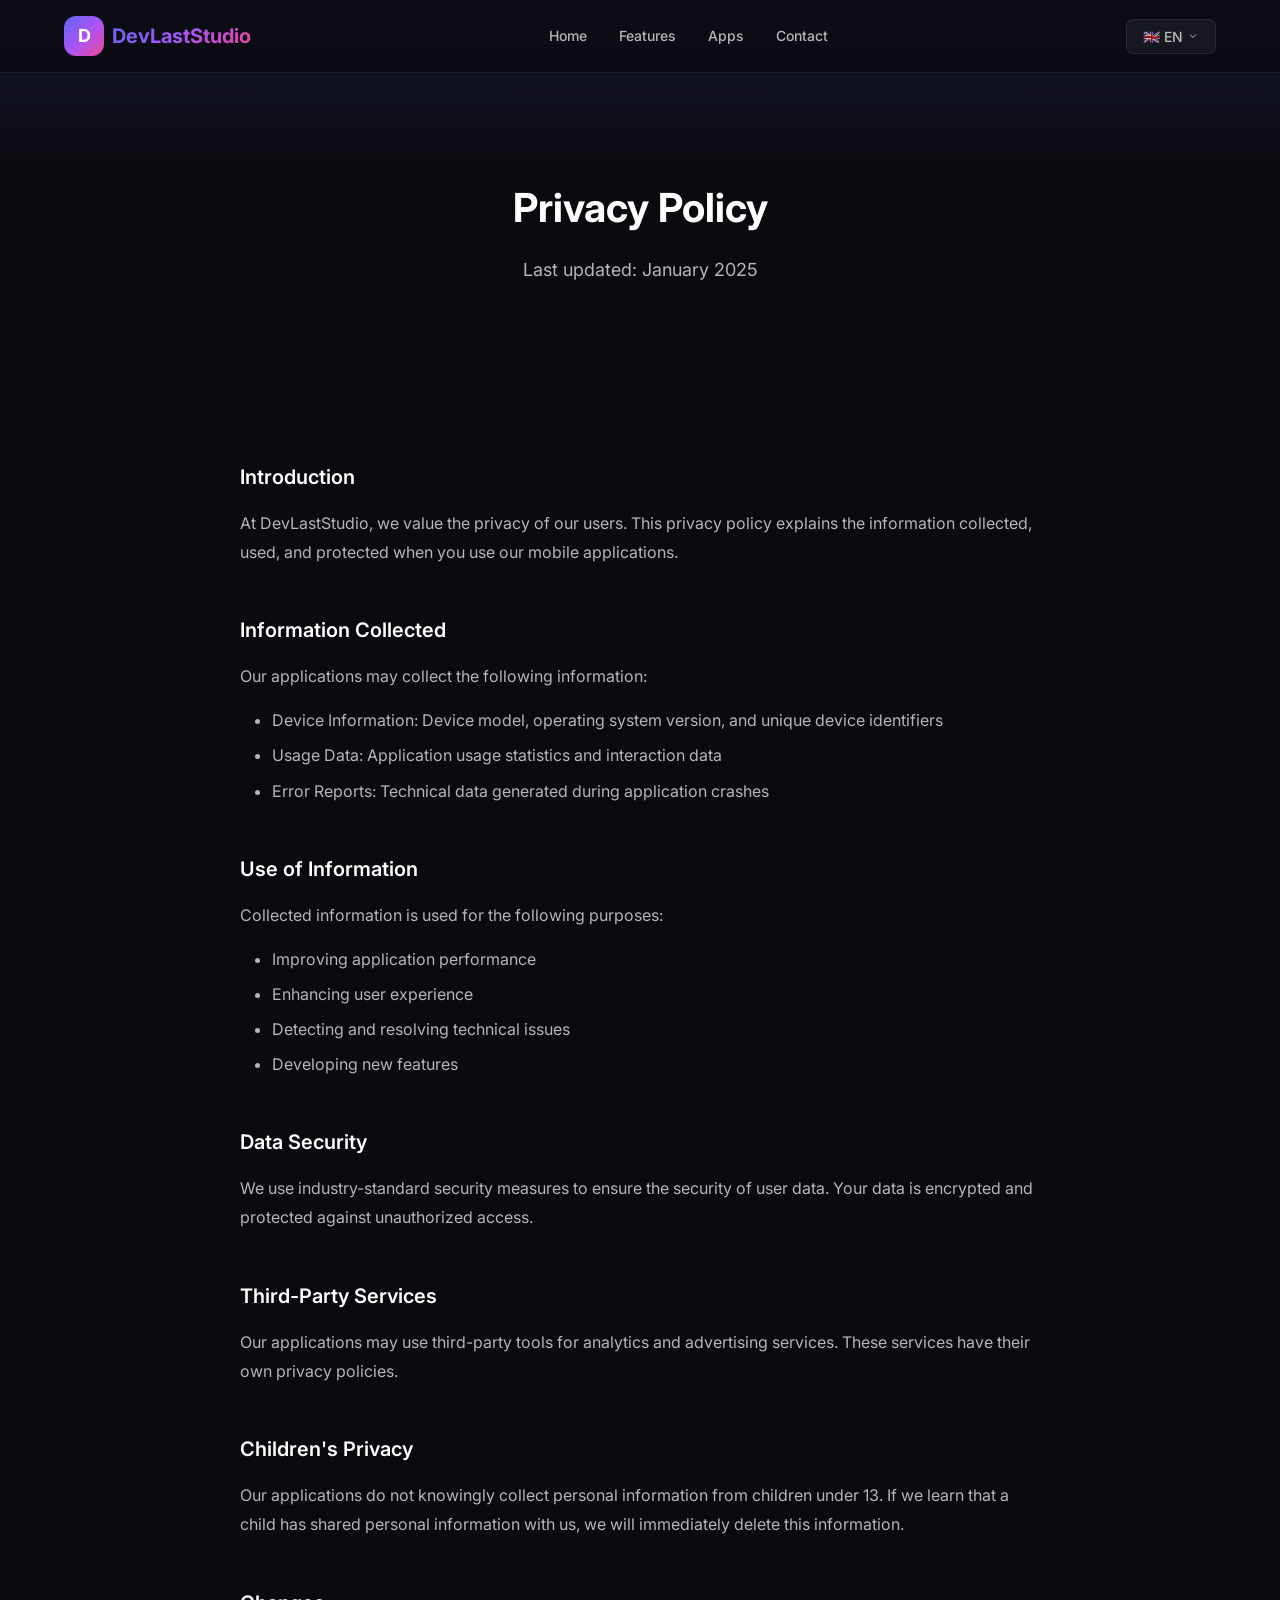
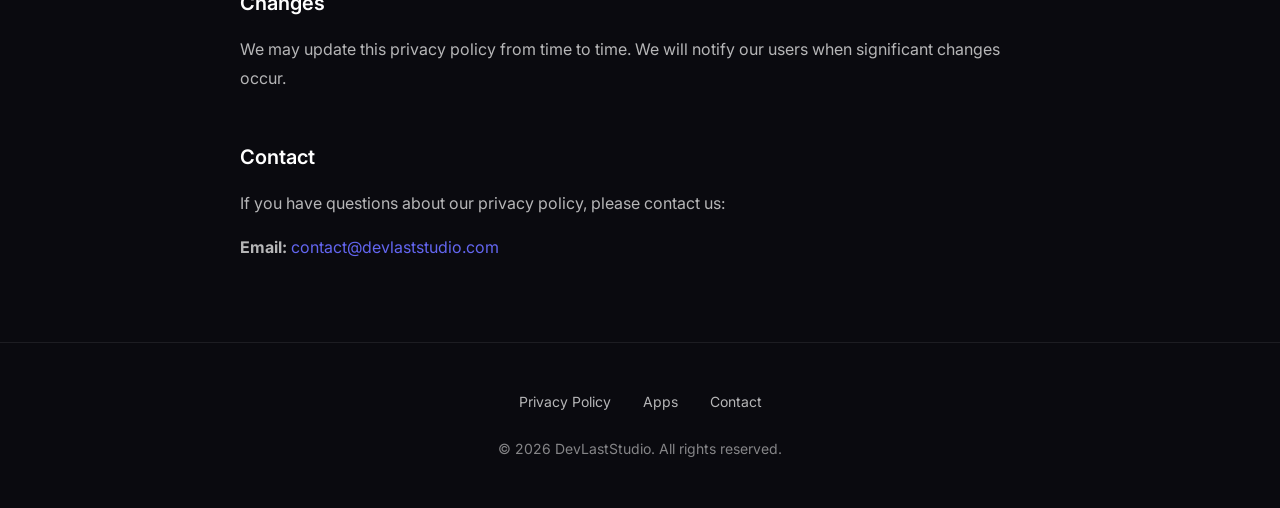
<file: privacy.html>
<!DOCTYPE html>
<html lang="en">

<head>
    <meta charset="UTF-8">
    <meta name="viewport" content="width=device-width, initial-scale=1.0">
    <meta name="description"
        content="DevLastStudio Privacy Policy - Information about user data protection and privacy rights.">
    <meta name="robots" content="noindex">

    <title>Privacy Policy | DevLastStudio</title>

    <!-- Keeps the Play Store policy link working -->
    <script>
        if (new URLSearchParams(location.search).get("app") === "police-scanner") {
            location.replace("privacy-police-scanner.html");
        }
    </script>

    <!-- Favicon -->
    <link rel="icon" type="image/svg+xml"
        href="data:image/svg+xml,<svg xmlns='http://www.w3.org/2000/svg' viewBox='0 0 100 100'><rect fill='%236366f1' rx='20' width='100' height='100'/><text x='50' y='65' text-anchor='middle' fill='white' font-size='50' font-family='system-ui'>D</text></svg>">

    <!-- Google Fonts -->
    <link rel="preconnect" href="https://fonts.googleapis.com">
    <link rel="preconnect" href="https://fonts.gstatic.com" crossorigin>
    <link href="https://fonts.googleapis.com/css2?family=Inter:wght@400;500;600;700;800&display=swap" rel="stylesheet">

    <!-- Styles -->
    <link rel="stylesheet" href="styles.css">
</head>

<body>
    <!-- Header -->
    <header class="header" id="header">
        <nav class="nav container">
            <a href="index.html" class="logo">
                <div class="logo-icon">D</div>
                <span class="logo-text">DevLastStudio</span>
            </a>

            <ul class="nav-menu" id="nav-menu">
                <li><a href="index.html" class="nav-link" data-i18n="navHome">Home</a></li>
                <li><a href="index.html#features" class="nav-link" data-i18n="navFeatures">Features</a></li>
                <li><a href="index.html#apps" class="nav-link" data-i18n="navApps">Apps</a></li>
                <li><a href="index.html#contact" class="nav-link" data-i18n="navContact">Contact</a></li>
            </ul>

            <div class="nav-right">
                <!-- Language Selector -->
                <div class="lang-selector" id="lang-selector">
                    <button class="lang-btn" id="lang-btn" aria-label="Select language" aria-expanded="false"
                        aria-haspopup="listbox">
                        <span id="current-flag">🇬🇧</span>
                        <span id="current-lang">EN</span>
                        <svg width="12" height="12" viewBox="0 0 24 24" fill="none" stroke="currentColor"
                            stroke-width="2">
                            <path d="M6 9l6 6 6-6" />
                        </svg>
                    </button>
                    <div class="lang-dropdown" id="lang-dropdown" role="listbox" aria-label="Select language">
                        <button class="lang-option" data-lang="en" role="option">
                            <span>🇬🇧</span> English
                        </button>
                        <button class="lang-option" data-lang="de" role="option">
                            <span>🇩🇪</span> Deutsch
                        </button>
                        <button class="lang-option" data-lang="es" role="option">
                            <span>🇪🇸</span> Español
                        </button>
                        <button class="lang-option" data-lang="fr" role="option">
                            <span>🇫🇷</span> Français
                        </button>
                        <button class="lang-option" data-lang="it" role="option">
                            <span>🇮🇹</span> Italiano
                        </button>
                        <button class="lang-option" data-lang="tr" role="option">
                            <span>🇹🇷</span> Türkçe
                        </button>
                    </div>
                </div>

                <button class="nav-toggle" id="nav-toggle" aria-label="Toggle navigation">
                    <span></span>
                    <span></span>
                    <span></span>
                </button>
            </div>
        </nav>
    </header>

    <!-- Page Header -->
    <section class="page-header">
        <div class="container">
            <h1 class="page-title" data-i18n="privacyTitle">Privacy Policy</h1>
            <p class="page-subtitle" data-i18n="privacySubtitle">Last updated: January 2025</p>
        </div>
    </section>

    <!-- Page Content -->
    <main class="page-content container">
        <h2 data-i18n="privacyIntroTitle">Introduction</h2>
        <p data-i18n="privacyIntroText">
            At DevLastStudio, we value the privacy of our users. This privacy policy explains the information collected,
            used, and protected when you use our mobile applications.
        </p>

        <h2 data-i18n="privacyCollectedTitle">Information Collected</h2>
        <p data-i18n="privacyCollectedText">Our applications may collect the following information:</p>
        <ul>
            <li data-i18n="privacyCollected1"><strong>Device Information:</strong> Device model, operating system
                version, and unique device identifiers</li>
            <li data-i18n="privacyCollected2"><strong>Usage Data:</strong> Application usage statistics and interaction
                data</li>
            <li data-i18n="privacyCollected3"><strong>Error Reports:</strong> Technical data generated during
                application crashes</li>
        </ul>

        <h2 data-i18n="privacyUsageTitle">Use of Information</h2>
        <p data-i18n="privacyUsageText">Collected information is used for the following purposes:</p>
        <ul>
            <li data-i18n="privacyUsage1">Improving application performance</li>
            <li data-i18n="privacyUsage2">Enhancing user experience</li>
            <li data-i18n="privacyUsage3">Detecting and resolving technical issues</li>
            <li data-i18n="privacyUsage4">Developing new features</li>
        </ul>

        <h2 data-i18n="privacySecurityTitle">Data Security</h2>
        <p data-i18n="privacySecurityText">
            We use industry-standard security measures to ensure the security of user data. Your data is encrypted and
            protected against unauthorized access.
        </p>

        <h2 data-i18n="privacyThirdPartyTitle">Third-Party Services</h2>
        <p data-i18n="privacyThirdPartyText">
            Our applications may use third-party tools for analytics and advertising services. These services have their
            own privacy policies.
        </p>

        <h2 data-i18n="privacyChildrenTitle">Children's Privacy</h2>
        <p data-i18n="privacyChildrenText">
            Our applications do not knowingly collect personal information from children under 13. If we learn that a
            child has shared personal information with us, we will immediately delete this information.
        </p>

        <h2 data-i18n="privacyChangesTitle">Changes</h2>
        <p data-i18n="privacyChangesText">
            We may update this privacy policy from time to time. We will notify our users when significant changes
            occur.
        </p>

        <h2 data-i18n="privacyContactTitle">Contact</h2>
        <p data-i18n="privacyContactText">
            If you have questions about our privacy policy, please contact us:
        </p>
        <p>
            <strong data-i18n="privacyEmail">Email:</strong> <a href="mailto:contact@devlaststudio.com"
                style="color: var(--color-accent-primary);">contact@devlaststudio.com</a>
        </p>
    </main>

    <!-- Footer -->
    <footer class="footer">
        <div class="container">
            <div class="footer-content">
                <div class="footer-links">
                    <a href="privacy.html" class="footer-link" data-i18n="footerPrivacy">Privacy Policy</a>
                    <a href="index.html#apps" class="footer-link" data-i18n="footerApps">Apps</a>
                    <a href="index.html#contact" class="footer-link" data-i18n="footerContact">Contact</a>
                </div>

                <p class="footer-copyright" data-i18n="footerCopyright">
                    © 2025 DevLastStudio. All rights reserved.
                </p>
            </div>
        </div>
    </footer>

    <!-- Scripts -->
    <script src="translations.js"></script>
    <script src="script.js"></script>
</body>

</html>
</file>
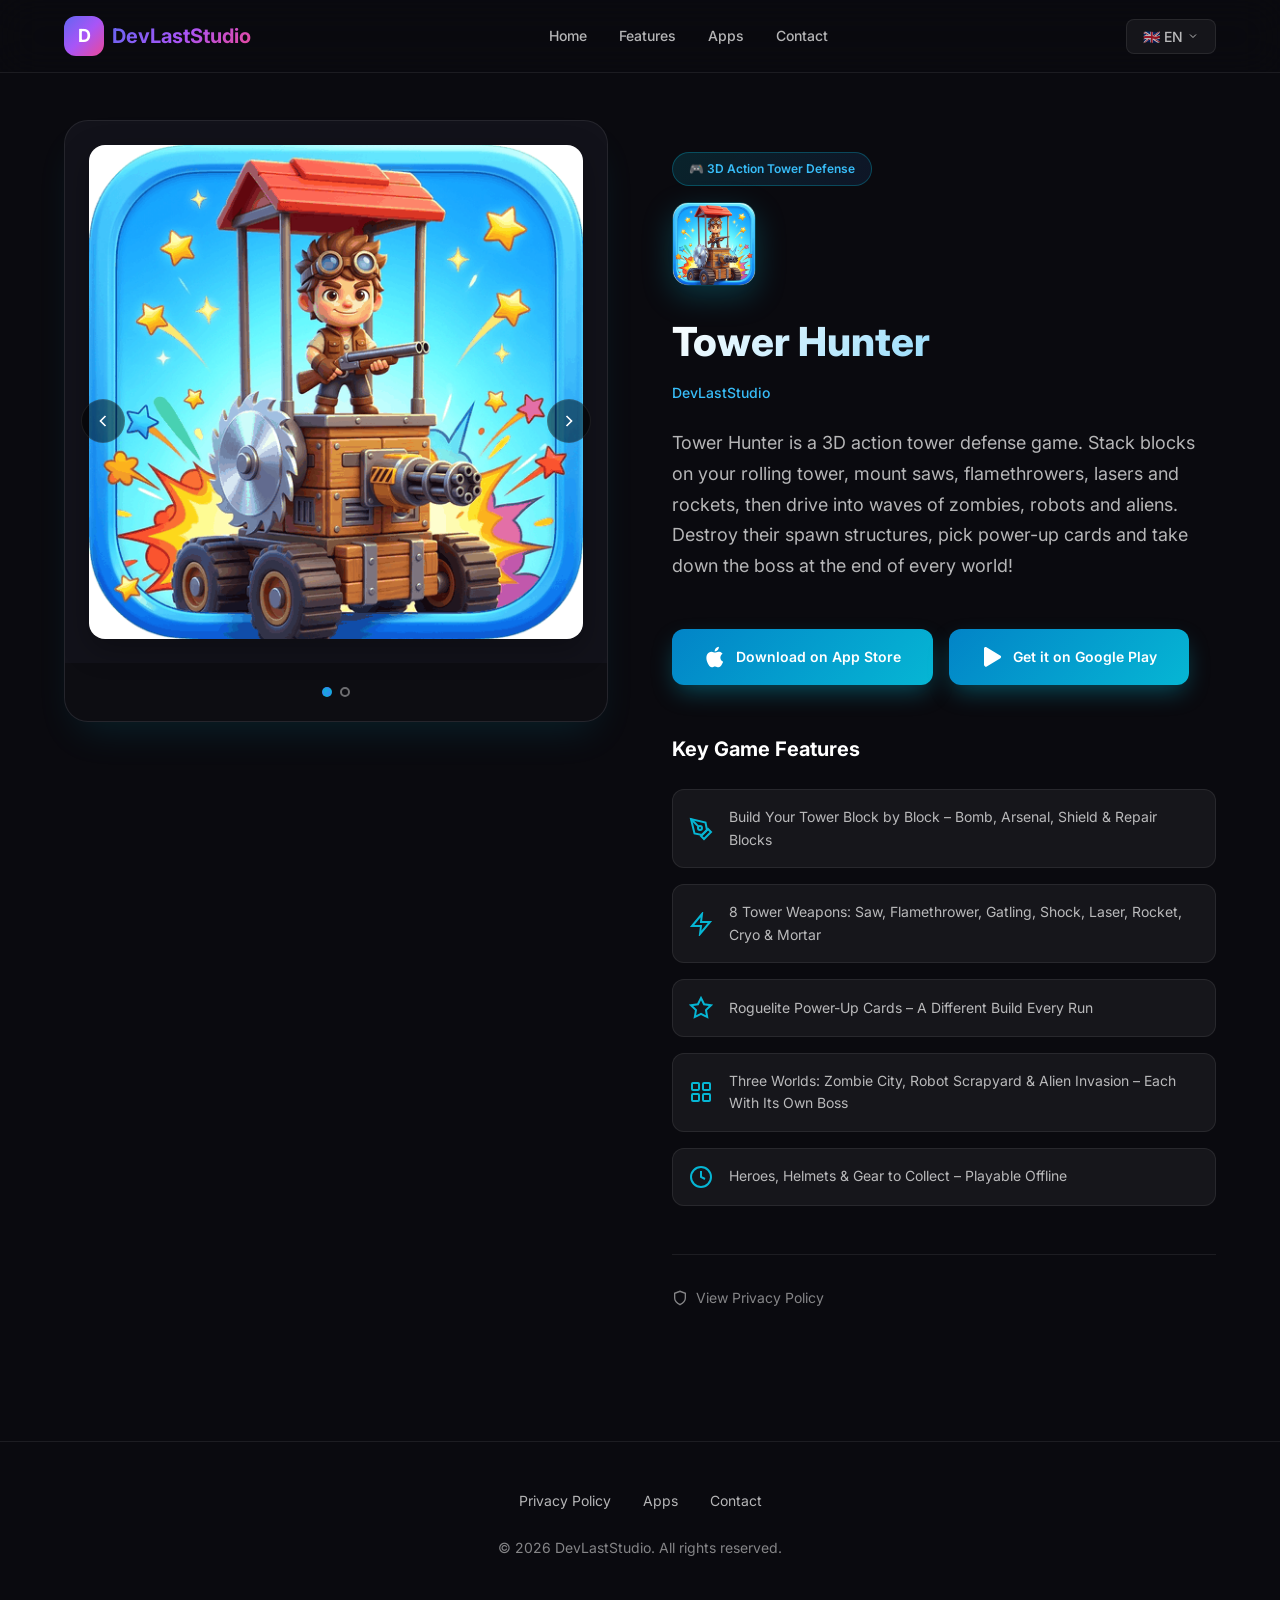
<file: tower-hunter.html>
<!DOCTYPE html>
<html lang="en">

<head>
    <meta charset="UTF-8">
    <meta name="viewport" content="width=device-width, initial-scale=1.0">
    <meta name="description"
        content="Tower Hunter - A 3D action tower defense game. Build your rolling tower block by block, arm it with weapons and fight zombies, robots and aliens. Download on App Store and Google Play.">
    <meta name="keywords" content="tower hunter, tower defense, action game, zombie game, robots, aliens, roguelite, mobile game, iOS, Android">

    <title>Tower Hunter | DevLastStudio</title>

    <!-- Favicon -->
    <link rel="icon" type="image/png" href="tower-hunter-icon.png">

    <!-- Google Fonts -->
    <link rel="preconnect" href="https://fonts.googleapis.com">
    <link rel="preconnect" href="https://fonts.gstatic.com" crossorigin>
    <link href="https://fonts.googleapis.com/css2?family=Inter:wght@400;500;600;700;800&display=swap" rel="stylesheet">

    <!-- Styles -->
    <link rel="stylesheet" href="styles.css">

    <style>
        /* App Detail Page Styles */
        .app-detail {
            padding-top: 120px;
            padding-bottom: var(--space-4xl);
        }

        .app-detail-container {
            display: grid;
            grid-template-columns: 1fr 1fr;
            gap: var(--space-3xl);
            align-items: start;
        }

        @media (max-width: 900px) {
            .app-detail-container {
                grid-template-columns: 1fr;
            }
        }

        /* Screenshot Slider */
        .screenshot-slider {
            position: relative;
            background: var(--color-bg-secondary);
            border-radius: var(--radius-2xl);
            overflow: hidden;
            border: 1px solid var(--color-border);
            box-shadow: 0 20px 40px -15px rgba(6, 182, 212, 0.15);
        }

        .screenshot-slides {
            position: relative;
            width: 100%;
            aspect-ratio: 1;
        }

        .screenshot-slide {
            position: absolute;
            inset: 0;
            display: flex;
            align-items: center;
            justify-content: center;
            opacity: 0;
            transform: scale(0.95);
            transition: all 0.5s cubic-bezier(0.4, 0, 0.2, 1);
            padding: var(--space-lg);
        }

        .screenshot-slide.active {
            opacity: 1;
            transform: scale(1);
        }

        .screenshot-slide img {
            max-width: 100%;
            max-height: 100%;
            object-fit: contain;
            border-radius: var(--radius-xl);
            box-shadow: 0 10px 30px rgba(0, 0, 0, 0.3);
        }

        .screenshot-nav {
            display: flex;
            justify-content: center;
            gap: var(--space-sm);
            padding: var(--space-lg);
            background: rgba(0, 0, 0, 0.3);
        }

        .screenshot-dot {
            width: 10px;
            height: 10px;
            border-radius: 50%;
            border: 2px solid rgba(255, 255, 255, 0.4);
            background: transparent;
            cursor: pointer;
            transition: all var(--transition-base);
        }

        .screenshot-dot:hover {
            border-color: rgba(255, 255, 255, 0.7);
        }

        .screenshot-dot.active {
            background: linear-gradient(135deg, #06b6d4 0%, #3b82f6 100%);
            border-color: transparent;
        }

        .screenshot-arrows {
            position: absolute;
            top: 50%;
            left: 0;
            right: 0;
            transform: translateY(-50%);
            display: flex;
            justify-content: space-between;
            padding: 0 var(--space-md);
            pointer-events: none;
        }

        .screenshot-arrow {
            width: 44px;
            height: 44px;
            display: flex;
            align-items: center;
            justify-content: center;
            background: rgba(0, 0, 0, 0.5);
            border: 1px solid var(--color-border);
            border-radius: 50%;
            color: white;
            cursor: pointer;
            pointer-events: auto;
            transition: all var(--transition-base);
        }

        .screenshot-arrow:hover {
            background: rgba(6, 182, 212, 0.8);
            border-color: #06b6d4;
        }

        /* App Info */
        .app-info {
            padding: var(--space-xl) 0;
        }

        .app-badge-inline {
            display: inline-flex;
            align-items: center;
            gap: 0.5rem;
            padding: 0.4rem 1rem;
            background: linear-gradient(135deg, rgba(6, 182, 212, 0.15) 0%, rgba(59, 130, 246, 0.1) 100%);
            border: 1px solid rgba(6, 182, 212, 0.3);
            border-radius: 2rem;
            margin-bottom: var(--space-md);
            font-size: var(--font-size-xs);
            font-weight: 600;
            color: #38bdf8;
        }

        .app-icon-badge {
            width: 84px;
            height: 84px;
            border-radius: var(--radius-xl);
            overflow: hidden;
            margin-bottom: var(--space-lg);
            box-shadow: 0 10px 30px rgba(6, 182, 212, 0.25);
            border: 1px solid rgba(6, 182, 212, 0.3);
        }

        .app-icon-badge img {
            width: 100%;
            height: 100%;
            object-fit: cover;
        }

        .app-detail-title {
            font-size: clamp(var(--font-size-2xl), 4vw, var(--font-size-4xl));
            font-weight: 800;
            margin-bottom: var(--space-sm);
            background: linear-gradient(135deg, #ffffff 0%, #38bdf8 100%);
            -webkit-background-clip: text;
            -webkit-text-fill-color: transparent;
        }

        .app-developer {
            font-size: var(--font-size-sm);
            color: #38bdf8;
            margin-bottom: var(--space-lg);
            font-weight: 500;
        }

        .app-detail-description {
            font-size: var(--font-size-lg);
            color: var(--color-text-secondary);
            line-height: 1.7;
            margin-bottom: var(--space-2xl);
        }

        /* Store Buttons */
        .store-buttons {
            display: flex;
            gap: var(--space-md);
            margin-bottom: var(--space-2xl);
            flex-wrap: wrap;
        }

        .store-button {
            display: flex;
            align-items: center;
            gap: var(--space-sm);
            padding: var(--space-md) var(--space-xl);
            background: linear-gradient(135deg, #0284c7 0%, #06b6d4 100%);
            border-radius: var(--radius-lg);
            font-size: var(--font-size-sm);
            font-weight: 600;
            color: white;
            transition: all var(--transition-base);
            box-shadow: 0 10px 25px -5px rgba(6, 182, 212, 0.4);
        }

        .store-button:hover {
            transform: translateY(-2px);
            box-shadow: 0 15px 35px -5px rgba(6, 182, 212, 0.6);
        }

        .store-button svg {
            width: 24px;
            height: 24px;
        }

        /* Features List */
        .app-features {
            margin-bottom: var(--space-2xl);
        }

        .app-features h3 {
            font-size: var(--font-size-xl);
            font-weight: 700;
            margin-bottom: var(--space-lg);
        }

        .feature-list {
            display: flex;
            flex-direction: column;
            gap: var(--space-md);
        }

        .feature-item {
            display: flex;
            align-items: center;
            gap: var(--space-md);
            padding: var(--space-md);
            background: var(--color-bg-glass);
            border: 1px solid var(--color-border);
            border-radius: var(--radius-lg);
            transition: all var(--transition-fast);
        }

        .feature-item:hover {
            border-color: rgba(6, 182, 212, 0.4);
            transform: translateX(4px);
        }

        .feature-item svg {
            width: 24px;
            height: 24px;
            color: #06b6d4;
            flex-shrink: 0;
        }

        .feature-item span {
            color: var(--color-text-secondary);
            font-size: var(--font-size-sm);
        }

        /* Privacy Link */
        .app-privacy-section {
            padding-top: var(--space-xl);
            border-top: 1px solid var(--color-border);
        }

        .app-privacy-section a {
            display: inline-flex;
            align-items: center;
            gap: var(--space-sm);
            color: var(--color-text-muted);
            font-size: var(--font-size-sm);
            transition: color var(--transition-fast);
        }

        .app-privacy-section a:hover {
            color: #38bdf8;
        }
    </style>
</head>

<body>
    <!-- Header -->
    <header class="header" id="header">
        <nav class="nav container">
            <a href="index.html" class="logo">
                <div class="logo-icon">D</div>
                <span class="logo-text">DevLastStudio</span>
            </a>

            <ul class="nav-menu" id="nav-menu">
                <li><a href="index.html" class="nav-link" data-i18n="navHome">Home</a></li>
                <li><a href="index.html#features" class="nav-link" data-i18n="navFeatures">Features</a></li>
                <li><a href="index.html#apps" class="nav-link" data-i18n="navApps">Apps</a></li>
                <li><a href="index.html#contact" class="nav-link" data-i18n="navContact">Contact</a></li>
            </ul>

            <div class="nav-right">
                <!-- Language Selector -->
                <div class="lang-selector" id="lang-selector">
                    <button class="lang-btn" id="lang-btn" aria-label="Select language" aria-expanded="false"
                        aria-haspopup="listbox">
                        <span id="current-flag">🇬🇧</span>
                        <span id="current-lang">EN</span>
                        <svg width="12" height="12" viewBox="0 0 24 24" fill="none" stroke="currentColor"
                            stroke-width="2">
                            <path d="M6 9l6 6 6-6" />
                        </svg>
                    </button>
                    <div class="lang-dropdown" id="lang-dropdown" role="listbox" aria-label="Select language">
                        <button class="lang-option" data-lang="en" role="option">
                            <span>🇬🇧</span> English
                        </button>
                        <button class="lang-option" data-lang="de" role="option">
                            <span>🇩🇪</span> Deutsch
                        </button>
                        <button class="lang-option" data-lang="es" role="option">
                            <span>🇪🇸</span> Español
                        </button>
                        <button class="lang-option" data-lang="fr" role="option">
                            <span>🇫🇷</span> Français
                        </button>
                        <button class="lang-option" data-lang="it" role="option">
                            <span>🇮🇹</span> Italiano
                        </button>
                        <button class="lang-option" data-lang="tr" role="option">
                            <span>🇹🇷</span> Türkçe
                        </button>
                    </div>
                </div>

                <button class="nav-toggle" id="nav-toggle" aria-label="Toggle navigation">
                    <span></span>
                    <span></span>
                    <span></span>
                </button>
            </div>
        </nav>
    </header>

    <!-- App Detail Section -->
    <section class="app-detail">
        <div class="container">
            <div class="app-detail-container">
                <!-- Screenshot Slider -->
                <div class="screenshot-slider" id="screenshot-slider">
                    <div class="screenshot-slides">
                        <div class="screenshot-slide active" data-slide="0">
                            <img src="tower-hunter-icon.png" alt="Tower Hunter Official Icon">
                        </div>
                        <div class="screenshot-slide" data-slide="1">
                            <img src="tower-hunter-preview.jpg" alt="Tower Hunter Gameplay Preview">
                        </div>
                    </div>
                    <div class="screenshot-arrows">
                        <button class="screenshot-arrow prev-arrow" aria-label="Previous">
                            <svg width="20" height="20" viewBox="0 0 24 24" fill="none" stroke="currentColor"
                                stroke-width="2">
                                <path d="M15 18l-6-6 6-6" />
                            </svg>
                        </button>
                        <button class="screenshot-arrow next-arrow" aria-label="Next">
                            <svg width="20" height="20" viewBox="0 0 24 24" fill="none" stroke="currentColor"
                                stroke-width="2">
                                <path d="M9 18l6-6-6-6" />
                            </svg>
                        </button>
                    </div>
                    <div class="screenshot-nav">
                        <button class="screenshot-dot active" data-slide="0" aria-label="Slide 1"></button>
                        <button class="screenshot-dot" data-slide="1" aria-label="Slide 2"></button>
                    </div>
                </div>

                <!-- App Info -->
                <div class="app-info">
                    <div class="app-badge-inline">
                        <span data-i18n="thBadge">🎮 3D Action Tower Defense</span>
                    </div>
                    <div class="app-icon-badge">
                        <img src="tower-hunter-icon.png" alt="Tower Hunter Icon">
                    </div>
                    <h1 class="app-detail-title">Tower Hunter</h1>
                    <p class="app-developer">DevLastStudio</p>
                    <p class="app-detail-description" data-i18n="thDetailDesc">
                        Tower Hunter is a 3D action tower defense game. Stack blocks on your rolling tower, mount saws, flamethrowers, lasers and rockets, then drive into waves of zombies, robots and aliens. Destroy their spawn structures, pick power-up cards and take down the boss at the end of every world!
                    </p>

                    <!-- Store Buttons -->
                    <div class="store-buttons"><a href="https://apps.apple.com/app/id6828573066" class="store-button" target="_blank" rel="noopener"><svg viewBox="0 0 24 24" fill="currentColor"><path d="M16.37 12.62c-.03-2.6 2.12-3.85 2.22-3.91-1.21-1.77-3.09-2.01-3.76-2.04-1.6-.16-3.12.94-3.93.94-.81 0-2.06-.92-3.39-.89-1.74.03-3.35 1.01-4.25 2.57-1.81 3.14-.46 7.79 1.3 10.34.86 1.25 1.89 2.65 3.24 2.6 1.3-.05 1.79-.84 3.36-.84 1.57 0 2.01.84 3.38.81 1.4-.02 2.29-1.27 3.14-2.53.99-1.45 1.4-2.86 1.42-2.93-.03-.01-2.72-1.04-2.73-4.12zM13.78 4.98c.71-.87 1.2-2.07 1.06-3.27-1.03.04-2.28.69-3.02 1.55-.66.77-1.24 2-1.09 3.18 1.15.09 2.33-.58 3.05-1.46z"/></svg><span data-i18n="downloadAppStore">Download on App Store</span></a><a href="https://play.google.com/store/apps/details?id=com.devlaststudio.towerhunter" class="store-button" target="_blank" rel="noopener"><svg viewBox="0 0 24 24" fill="currentColor"><path d="M3 20.5v-17c0-.83.67-1.5 1.5-1.5.36 0 .7.13.97.36l14.06 8.5c.55.42.73 1.15.4 1.76-.12.22-.31.4-.53.53l-14.06 8.5c-.51.31-1.17.14-1.48-.37-.1-.17-.16-.36-.16-.56z" /></svg><span data-i18n="downloadPlayStore">Get it on Google Play</span></a></div>

                    <!-- Features -->
                    <div class="app-features">
                        <h3 data-i18n="thFeaturesTitle">Key Game Features</h3>
                        <div class="feature-list">
                            <div class="feature-item">
                                <svg viewBox="0 0 24 24" fill="none" stroke="currentColor" stroke-width="2">
                                    <path d="M12 19l7-7 3 3-7 7-3-3z"/>
                                    <path d="M18 13l-1.5-7.5L2 2l3.5 14.5L13 18l5-5z"/>
                                    <path d="M2 2l7.586 7.586"/>
                                    <circle cx="11" cy="11" r="2"/>
                                </svg>
                                <span data-i18n="thFeature1">Build Your Tower Block by Block – Bomb, Arsenal, Shield &amp; Repair Blocks</span>
                            </div>
                            <div class="feature-item">
                                <svg viewBox="0 0 24 24" fill="none" stroke="currentColor" stroke-width="2">
                                    <path d="M13 2L3 14h9l-1 8 10-12h-9l1-8z" />
                                </svg>
                                <span data-i18n="thFeature2">8 Tower Weapons: Saw, Flamethrower, Gatling, Shock, Laser, Rocket, Cryo &amp; Mortar</span>
                            </div>
                            <div class="feature-item">
                                <svg viewBox="0 0 24 24" fill="none" stroke="currentColor" stroke-width="2">
                                    <polygon points="12 2 15.09 8.26 22 9.27 17 14.14 18.18 21.02 12 17.77 5.82 21.02 7 14.14 2 9.27 8.91 8.26 12 2" />
                                </svg>
                                <span data-i18n="thFeature3">Roguelite Power-Up Cards – A Different Build Every Run</span>
                            </div>
                            <div class="feature-item">
                                <svg viewBox="0 0 24 24" fill="none" stroke="currentColor" stroke-width="2">
                                    <rect x="3" y="3" width="7" height="7" rx="1" />
                                    <rect x="14" y="3" width="7" height="7" rx="1" />
                                    <rect x="14" y="14" width="7" height="7" rx="1" />
                                    <rect x="3" y="14" width="7" height="7" rx="1" />
                                </svg>
                                <span data-i18n="thFeature4">Three Worlds: Zombie City, Robot Scrapyard &amp; Alien Invasion – Each With Its Own Boss</span>
                            </div>
                            <div class="feature-item">
                                <svg viewBox="0 0 24 24" fill="none" stroke="currentColor" stroke-width="2">
                                    <circle cx="12" cy="12" r="10" />
                                    <polyline points="12 6 12 12 16 14" />
                                </svg>
                                <span data-i18n="thFeature5">Heroes, Helmets &amp; Gear to Collect – Playable Offline</span>
                            </div>
                        </div>
                    </div>

                    <!-- Privacy Link -->
                    <div class="app-privacy-section">
                        <a href="privacy-tower-hunter.html">
                            <svg width="16" height="16" viewBox="0 0 24 24" fill="none" stroke="currentColor"
                                stroke-width="2">
                                <path d="M12 22s8-4 8-10V5l-8-3-8 3v7c0 6 8 10 8 10z" />
                            </svg>
                            <span data-i18n="thViewPrivacy">View Privacy Policy</span>
                        </a>
                    </div>
                </div>
            </div>
        </div>
    </section>

    <!-- Footer -->
    <footer class="footer">
        <div class="container">
            <div class="footer-content">
                <div class="footer-links">
                    <a href="privacy.html" class="footer-link" data-i18n="footerPrivacy">Privacy Policy</a>
                    <a href="index.html#apps" class="footer-link" data-i18n="footerApps">Apps</a>
                    <a href="index.html#contact" class="footer-link" data-i18n="footerContact">Contact</a>
                </div>

                <p class="footer-copyright" data-i18n="footerCopyright">
                    © 2026 DevLastStudio. All rights reserved.
                </p>
            </div>
        </div>
    </footer>

    <!-- Scripts -->
    <script src="translations.js"></script>
    <script src="script.js"></script>
    <script>
        // Screenshot Slider Functionality
        document.addEventListener('DOMContentLoaded', () => {
            const slider = document.getElementById('screenshot-slider');
            if (!slider) return;

            const slides = slider.querySelectorAll('.screenshot-slide');
            const dots = slider.querySelectorAll('.screenshot-dot');
            const prevBtn = slider.querySelector('.prev-arrow');
            const nextBtn = slider.querySelector('.next-arrow');

            if (slides.length <= 1) {
                const arrows = slider.querySelector('.screenshot-arrows');
                const nav = slider.querySelector('.screenshot-nav');
                if (arrows) arrows.style.display = 'none';
                if (nav) nav.style.display = 'none';
                return;
            }

            let currentSlide = 0;
            let autoPlayInterval;

            function goToSlide(index) {
                slides.forEach(slide => slide.classList.remove('active'));
                dots.forEach(dot => dot.classList.remove('active'));

                slides[index].classList.add('active');
                if (dots[index]) dots[index].classList.add('active');
                currentSlide = index;
            }

            function nextSlide() {
                const next = (currentSlide + 1) % slides.length;
                goToSlide(next);
            }

            function prevSlide() {
                const prev = (currentSlide - 1 + slides.length) % slides.length;
                goToSlide(prev);
            }

            function startAutoPlay() {
                stopAutoPlay();
                autoPlayInterval = setInterval(nextSlide, 4500);
            }

            function stopAutoPlay() {
                if (autoPlayInterval) clearInterval(autoPlayInterval);
            }

            if (nextBtn) nextBtn.addEventListener('click', () => { nextSlide(); startAutoPlay(); });
            if (prevBtn) prevBtn.addEventListener('click', () => { prevSlide(); startAutoPlay(); });

            dots.forEach((dot, index) => {
                dot.addEventListener('click', () => { goToSlide(index); startAutoPlay(); });
            });

            slider.addEventListener('mouseenter', stopAutoPlay);
            slider.addEventListener('mouseleave', startAutoPlay);

            startAutoPlay();
        });
    </script>
</body>

</html>
</file>
<file: styles.css>
/* ============================================
   DevLastStudio - Modern Portfolio Website
   ============================================ */

/* CSS Variables - Design System */
:root {
  /* Colors */
  --color-bg-primary: #0a0a0f;
  --color-bg-secondary: #12121a;
  --color-bg-card: rgba(255, 255, 255, 0.03);
  --color-bg-glass: rgba(255, 255, 255, 0.05);

  --color-text-primary: #ffffff;
  --color-text-secondary: rgba(255, 255, 255, 0.7);
  --color-text-muted: rgba(255, 255, 255, 0.5);

  --color-accent-primary: #6366f1;
  --color-accent-secondary: #8b5cf6;
  --color-accent-tertiary: #a855f7;

  --gradient-primary: linear-gradient(135deg, #6366f1 0%, #a855f7 50%, #ec4899 100%);
  --gradient-hero: linear-gradient(180deg, rgba(99, 102, 241, 0.15) 0%, transparent 50%);
  --gradient-card: linear-gradient(135deg, rgba(99, 102, 241, 0.1) 0%, rgba(168, 85, 247, 0.05) 100%);

  --color-border: rgba(255, 255, 255, 0.08);
  --color-border-hover: rgba(255, 255, 255, 0.15);

  /* Spacing */
  --space-xs: 0.25rem;
  --space-sm: 0.5rem;
  --space-md: 1rem;
  --space-lg: 1.5rem;
  --space-xl: 2rem;
  --space-2xl: 3rem;
  --space-3xl: 4rem;
  --space-4xl: 6rem;

  /* Typography */
  --font-family: 'Inter', -apple-system, BlinkMacSystemFont, 'Segoe UI', Roboto, sans-serif;
  --font-size-xs: 0.75rem;
  --font-size-sm: 0.875rem;
  --font-size-base: 1rem;
  --font-size-lg: 1.125rem;
  --font-size-xl: 1.25rem;
  --font-size-2xl: 1.5rem;
  --font-size-3xl: 2rem;
  --font-size-4xl: 2.5rem;
  --font-size-5xl: 3.5rem;

  /* Border Radius */
  --radius-sm: 0.375rem;
  --radius-md: 0.5rem;
  --radius-lg: 0.75rem;
  --radius-xl: 1rem;
  --radius-2xl: 1.5rem;
  --radius-full: 9999px;

  /* Shadows */
  --shadow-sm: 0 1px 2px rgba(0, 0, 0, 0.3);
  --shadow-md: 0 4px 6px rgba(0, 0, 0, 0.4);
  --shadow-lg: 0 10px 15px rgba(0, 0, 0, 0.5);
  --shadow-xl: 0 20px 25px rgba(0, 0, 0, 0.6);
  --shadow-glow: 0 0 40px rgba(99, 102, 241, 0.3);

  /* Transitions */
  --transition-fast: 150ms ease;
  --transition-base: 250ms ease;
  --transition-slow: 350ms ease;
}

/* Reset & Base */
*,
*::before,
*::after {
  margin: 0;
  padding: 0;
  box-sizing: border-box;
}

html {
  scroll-behavior: smooth;
  font-size: 16px;
}

body {
  font-family: var(--font-family);
  background-color: var(--color-bg-primary);
  color: var(--color-text-primary);
  line-height: 1.6;
  min-height: 100vh;
  overflow-x: hidden;
}

a {
  text-decoration: none;
  color: inherit;
  transition: color var(--transition-fast);
}

img {
  max-width: 100%;
  height: auto;
  display: block;
}

button {
  font-family: inherit;
  cursor: pointer;
  border: none;
  background: none;
}

ul,
ol {
  list-style: none;
}

/* Container */
.container {
  width: 100%;
  max-width: 1200px;
  margin: 0 auto;
  padding: 0 var(--space-lg);
}

/* ============================================
   HEADER & NAVIGATION
   ============================================ */
.header {
  position: fixed;
  top: 0;
  left: 0;
  right: 0;
  z-index: 1000;
  padding: var(--space-md) 0;
  background: rgba(10, 10, 15, 0.8);
  backdrop-filter: blur(20px);
  -webkit-backdrop-filter: blur(20px);
  border-bottom: 1px solid var(--color-border);
  transition: all var(--transition-base);
}

.header.scrolled {
  padding: var(--space-sm) 0;
  background: rgba(10, 10, 15, 0.95);
}

.nav {
  display: flex;
  align-items: center;
  justify-content: space-between;
}

.logo {
  display: flex;
  align-items: center;
  gap: var(--space-sm);
  font-size: var(--font-size-xl);
  font-weight: 700;
}

.logo-icon {
  width: 40px;
  height: 40px;
  background: var(--gradient-primary);
  border-radius: var(--radius-lg);
  display: flex;
  align-items: center;
  justify-content: center;
  font-size: var(--font-size-lg);
}

.logo-text {
  background: var(--gradient-primary);
  -webkit-background-clip: text;
  -webkit-text-fill-color: transparent;
  background-clip: text;
}

.nav-menu {
  display: flex;
  align-items: center;
  gap: var(--space-xl);
}

.nav-link {
  font-size: var(--font-size-sm);
  font-weight: 500;
  color: var(--color-text-secondary);
  position: relative;
  padding: var(--space-xs) 0;
}

.nav-link::after {
  content: '';
  position: absolute;
  bottom: 0;
  left: 0;
  width: 0;
  height: 2px;
  background: var(--gradient-primary);
  transition: width var(--transition-base);
}

.nav-link:hover {
  color: var(--color-text-primary);
}

.nav-link:hover::after {
  width: 100%;
}

.nav-toggle {
  display: none;
  flex-direction: column;
  gap: 5px;
  padding: var(--space-sm);
}

.nav-toggle span {
  display: block;
  width: 24px;
  height: 2px;
  background: var(--color-text-primary);
  transition: all var(--transition-base);
}

/* Nav Right Container */
.nav-right {
  display: flex;
  align-items: center;
  gap: var(--space-md);
}

/* ============================================
   LANGUAGE SELECTOR
   ============================================ */
.lang-selector {
  position: relative;
  z-index: 1001;
}

.lang-btn {
  display: flex;
  align-items: center;
  gap: var(--space-xs);
  padding: var(--space-sm) var(--space-md);
  background: var(--color-bg-glass);
  border: 1px solid var(--color-border);
  border-radius: var(--radius-md);
  color: var(--color-text-secondary);
  font-size: var(--font-size-sm);
  font-weight: 500;
  cursor: pointer;
  transition: all var(--transition-base);
}

.lang-btn:hover {
  background: var(--color-bg-card);
  border-color: var(--color-border-hover);
  color: var(--color-text-primary);
}

.lang-btn svg {
  transition: transform var(--transition-base);
}

.lang-selector.active .lang-btn svg {
  transform: rotate(180deg);
}

.lang-dropdown {
  position: absolute;
  top: calc(100% + var(--space-sm));
  right: 0;
  min-width: 150px;
  background: var(--color-bg-secondary);
  border: 1px solid var(--color-border);
  border-radius: var(--radius-lg);
  padding: var(--space-sm);
  opacity: 0;
  visibility: hidden;
  transform: translateY(-10px);
  transition: all var(--transition-base);
  z-index: 1002;
  box-shadow: var(--shadow-xl);
}

.lang-selector.active .lang-dropdown {
  opacity: 1;
  visibility: visible;
  transform: translateY(0);
}

.lang-option {
  display: flex;
  align-items: center;
  gap: var(--space-sm);
  width: 100%;
  padding: var(--space-sm) var(--space-md);
  background: none;
  border: none;
  border-radius: var(--radius-md);
  color: var(--color-text-secondary);
  font-size: var(--font-size-sm);
  font-weight: 500;
  cursor: pointer;
  transition: all var(--transition-fast);
  text-align: left;
}

.lang-option:hover {
  background: var(--color-bg-glass);
  color: var(--color-text-primary);
}

.lang-option.active {
  background: var(--gradient-primary);
  color: white;
}

/* ============================================
   HERO SECTION & SLIDER
   ============================================ */
.hero {
  min-height: 100vh;
  display: flex;
  flex-direction: column;
  align-items: center;
  justify-content: flex-start;
  position: relative;
  padding-top: 120px;
  padding-bottom: 80px;
  overflow: hidden;
}

.hero::before {
  content: '';
  position: absolute;
  top: 0;
  left: 0;
  right: 0;
  bottom: 0;
  background: var(--gradient-hero);
  pointer-events: none;
}

.hero::after {
  content: '';
  position: absolute;
  top: 20%;
  left: 50%;
  transform: translateX(-50%);
  width: 600px;
  height: 600px;
  background: radial-gradient(circle, rgba(99, 102, 241, 0.15) 0%, transparent 70%);
  pointer-events: none;
}

/* Hero Slider */
.hero-slider {
  position: relative;
  width: 100%;
  flex: 1;
  display: flex;
  flex-direction: column;
  align-items: center;
  justify-content: center;
}

.hero-slide {
  position: absolute;
  inset: 0;
  display: none;
  align-items: center;
  justify-content: center;
  opacity: 0;
  transform: translateX(30px);
  transition: opacity 0.6s cubic-bezier(0.4, 0, 0.2, 1), transform 0.6s cubic-bezier(0.4, 0, 0.2, 1);
  pointer-events: none;
}

.hero-slide.active {
  display: flex;
  opacity: 1;
  transform: translateX(0);
  pointer-events: all;
}

.hero-slide.prev {
  transform: translateX(-30px);
}

/* Slider Navigation Dots */
.slider-nav {
  position: relative;
  margin-top: auto;
  display: flex;
  gap: var(--space-sm);
  z-index: 10;
  padding-top: var(--space-lg);
}

.slider-dot {
  width: 12px;
  height: 12px;
  border-radius: 50%;
  border: 2px solid rgba(255, 255, 255, 0.3);
  background: transparent;
  cursor: pointer;
  transition: all var(--transition-base);
}

.slider-dot:hover {
  border-color: rgba(255, 255, 255, 0.6);
}

.slider-dot.active {
  background: var(--gradient-primary);
  border-color: transparent;
  transform: scale(1.2);
}

/* Slider Arrows */
.slider-arrow {
  position: absolute;
  top: 50%;
  transform: translateY(-50%);
  width: 50px;
  height: 50px;
  display: flex;
  align-items: center;
  justify-content: center;
  background: var(--color-bg-glass);
  border: 1px solid var(--color-border);
  border-radius: 50%;
  color: var(--color-text-secondary);
  cursor: pointer;
  transition: all var(--transition-base);
  z-index: 10;
}

.slider-arrow:hover {
  background: var(--color-bg-card);
  border-color: var(--color-accent-primary);
  color: var(--color-text-primary);
  transform: translateY(-50%) scale(1.1);
}

.slider-arrow-prev {
  left: 20px;
}

.slider-arrow-next {
  right: 20px;
}

/* Hero Stats (Slide 2) */
.hero-stats {
  display: flex;
  align-items: center;
  justify-content: center;
  gap: var(--space-2xl);
  margin-bottom: var(--space-2xl);
  animation: fadeInUp 0.6s ease 0.3s forwards;
  opacity: 0;
}

.stat-item {
  display: flex;
  flex-direction: column;
  align-items: center;
  gap: var(--space-xs);
  padding: var(--space-lg);
  background: var(--color-bg-glass);
  border: 1px solid var(--color-border);
  border-radius: var(--radius-xl);
  min-width: 140px;
}

.stat-number {
  font-size: var(--font-size-2xl);
  font-weight: 800;
  background: var(--gradient-primary);
  -webkit-background-clip: text;
  -webkit-text-fill-color: transparent;
  background-clip: text;
}

.stat-label {
  font-size: var(--font-size-sm);
  color: var(--color-text-secondary);
}

/* Hero Mini Features (Slide 3) */
.hero-features-mini {
  display: flex;
  align-items: center;
  justify-content: center;
  gap: var(--space-lg);
  margin-bottom: var(--space-2xl);
  animation: fadeInUp 0.6s ease 0.3s forwards;
  opacity: 0;
  flex-wrap: wrap;
}

.mini-feature {
  display: flex;
  align-items: center;
  gap: var(--space-sm);
  padding: var(--space-md) var(--space-lg);
  background: var(--color-bg-glass);
  border: 1px solid var(--color-border);
  border-radius: var(--radius-lg);
  font-size: var(--font-size-sm);
  color: var(--color-text-secondary);
}

.mini-feature svg {
  color: #22c55e;
}

/* Hero Badge Icon */
.hero-badge-icon {
  font-size: var(--font-size-lg);
}

.hero-content {
  text-align: center;
  position: relative;
  z-index: 1;
  max-width: 800px;
  padding-bottom: 80px;
}

.hero-badge {
  display: inline-flex;
  align-items: center;
  gap: var(--space-sm);
  padding: var(--space-sm) var(--space-lg);
  background: var(--color-bg-glass);
  border: 1px solid var(--color-border);
  border-radius: var(--radius-full);
  font-size: var(--font-size-sm);
  color: var(--color-text-secondary);
  margin-bottom: var(--space-xl);
  animation: fadeInUp 0.6s ease forwards;
}

.hero-badge-dot {
  width: 8px;
  height: 8px;
  background: #22c55e;
  border-radius: 50%;
  animation: pulse 2s ease-in-out infinite;
}

.hero-title {
  font-size: clamp(var(--font-size-3xl), 5vw, var(--font-size-5xl));
  font-weight: 800;
  line-height: 1.1;
  margin-bottom: var(--space-lg);
  animation: fadeInUp 0.6s ease 0.1s forwards;
  opacity: 0;
}

.hero-title-gradient {
  background: var(--gradient-primary);
  -webkit-background-clip: text;
  -webkit-text-fill-color: transparent;
  background-clip: text;
}

.hero-description {
  font-size: var(--font-size-lg);
  color: var(--color-text-secondary);
  max-width: 600px;
  margin: 0 auto var(--space-2xl);
  animation: fadeInUp 0.6s ease 0.2s forwards;
  opacity: 0;
}

.hero-platforms {
  display: flex;
  align-items: center;
  justify-content: center;
  gap: var(--space-lg);
  margin-bottom: var(--space-2xl);
  animation: fadeInUp 0.6s ease 0.3s forwards;
  opacity: 0;
}

.platform-badge {
  display: flex;
  align-items: center;
  gap: var(--space-sm);
  padding: var(--space-sm) var(--space-lg);
  background: var(--color-bg-glass);
  border: 1px solid var(--color-border);
  border-radius: var(--radius-lg);
  font-size: var(--font-size-sm);
  font-weight: 500;
  transition: all var(--transition-base);
}

.platform-badge:hover {
  border-color: var(--color-border-hover);
  transform: translateY(-2px);
}

.platform-badge svg {
  width: 20px;
  height: 20px;
}

.hero-cta {
  display: flex;
  align-items: center;
  justify-content: center;
  gap: var(--space-md);
  animation: fadeInUp 0.6s ease 0.4s forwards;
  opacity: 0;
}

/* Buttons */
.btn {
  display: inline-flex;
  align-items: center;
  gap: var(--space-sm);
  padding: var(--space-md) var(--space-xl);
  font-size: var(--font-size-sm);
  font-weight: 600;
  border-radius: var(--radius-lg);
  transition: all var(--transition-base);
}

.btn-primary {
  background: var(--gradient-primary);
  color: white;
  box-shadow: var(--shadow-glow);
}

.btn-primary:hover {
  transform: translateY(-2px);
  box-shadow: 0 0 50px rgba(99, 102, 241, 0.4);
}

.btn-secondary {
  background: var(--color-bg-glass);
  color: var(--color-text-primary);
  border: 1px solid var(--color-border);
}

.btn-secondary:hover {
  background: var(--color-bg-card);
  border-color: var(--color-border-hover);
  transform: translateY(-2px);
}

/* ============================================
   FEATURES SECTION
   ============================================ */
.features {
  padding: var(--space-4xl) 0;
  position: relative;
}

.section-header {
  text-align: center;
  max-width: 600px;
  margin: 0 auto var(--space-3xl);
}

.section-eyebrow {
  display: inline-block;
  font-size: var(--font-size-sm);
  font-weight: 600;
  color: var(--color-accent-primary);
  text-transform: uppercase;
  letter-spacing: 0.1em;
  margin-bottom: var(--space-md);
}

.section-title {
  font-size: clamp(var(--font-size-2xl), 4vw, var(--font-size-4xl));
  font-weight: 700;
  margin-bottom: var(--space-md);
}

.section-description {
  font-size: var(--font-size-lg);
  color: var(--color-text-secondary);
}

.features-grid {
  display: grid;
  grid-template-columns: repeat(auto-fit, minmax(280px, 1fr));
  gap: var(--space-xl);
}

.feature-card {
  padding: var(--space-xl);
  background: var(--gradient-card);
  border: 1px solid var(--color-border);
  border-radius: var(--radius-xl);
  transition: all var(--transition-base);
}

.feature-card:hover {
  border-color: var(--color-border-hover);
  transform: translateY(-4px);
  box-shadow: var(--shadow-xl);
}

.feature-icon {
  width: 56px;
  height: 56px;
  display: flex;
  align-items: center;
  justify-content: center;
  background: var(--gradient-primary);
  border-radius: var(--radius-lg);
  font-size: var(--font-size-2xl);
  margin-bottom: var(--space-lg);
}

.feature-title {
  font-size: var(--font-size-xl);
  font-weight: 600;
  margin-bottom: var(--space-sm);
}

.feature-description {
  font-size: var(--font-size-sm);
  color: var(--color-text-secondary);
  line-height: 1.7;
}

/* ============================================
   APPS SECTION
   ============================================ */
.apps {
  padding: var(--space-4xl) 0;
  background: var(--color-bg-secondary);
  position: relative;
}

.apps::before {
  content: '';
  position: absolute;
  top: 0;
  left: 0;
  right: 0;
  height: 1px;
  background: linear-gradient(90deg, transparent, var(--color-border), transparent);
}

.apps-grid {
  display: grid;
  grid-template-columns: repeat(auto-fit, minmax(320px, 1fr));
  gap: var(--space-xl);
}

.app-card {
  background: var(--color-bg-card);
  border: 1px solid var(--color-border);
  border-radius: var(--radius-2xl);
  overflow: hidden;
  transition: all var(--transition-base);
}

.app-card:hover {
  border-color: var(--color-border-hover);
  transform: translateY(-8px);
  box-shadow: var(--shadow-xl), var(--shadow-glow);
}

.app-screenshots {
  position: relative;
  height: 240px;
  background: linear-gradient(135deg, rgba(99, 102, 241, 0.2) 0%, rgba(168, 85, 247, 0.1) 100%);
  display: flex;
  align-items: center;
  justify-content: center;
  overflow: hidden;
}

.app-screenshot-placeholder {
  display: flex;
  flex-direction: column;
  align-items: center;
  gap: var(--space-md);
  color: var(--color-text-muted);
}

.app-screenshot-placeholder svg {
  width: 48px;
  height: 48px;
  opacity: 0.5;
}

.app-content {
  padding: var(--space-xl);
}

.app-name {
  font-size: var(--font-size-xl);
  font-weight: 700;
  margin-bottom: var(--space-sm);
}

.app-description {
  font-size: var(--font-size-sm);
  color: var(--color-text-secondary);
  margin-bottom: var(--space-lg);
  line-height: 1.7;
}

.app-links {
  display: flex;
  gap: var(--space-md);
}

.store-link {
  display: flex;
  align-items: center;
  gap: var(--space-sm);
  padding: var(--space-sm) var(--space-md);
  background: var(--color-bg-glass);
  border: 1px solid var(--color-border);
  border-radius: var(--radius-md);
  font-size: var(--font-size-xs);
  font-weight: 500;
  color: var(--color-text-secondary);
  transition: all var(--transition-base);
}

.store-link:hover {
  background: var(--color-bg-card);
  border-color: var(--color-accent-primary);
  color: var(--color-text-primary);
}

.store-link svg {
  width: 16px;
  height: 16px;
}

/* App Privacy Link */
.app-privacy-link {
  display: inline-block;
  margin-top: var(--space-md);
  font-size: var(--font-size-xs);
  color: var(--color-text-muted);
  transition: color var(--transition-fast);
}

.app-privacy-link:hover {
  color: var(--color-accent-primary);
}

/* App Icon Styles */
.app-icon-scanner {
  background: linear-gradient(135deg, rgba(220, 38, 38, 0.2) 0%, rgba(239, 68, 68, 0.1) 100%);
}

.app-icon-scanner svg {
  stroke: #ef4444;
}

.app-icon-puzzle {
  background: linear-gradient(135deg, rgba(99, 102, 241, 0.2) 0%, rgba(168, 85, 247, 0.1) 100%);
}

.app-icon-puzzle svg {
  stroke: #8b5cf6;
}

/* App Icon Image */
.app-icon-image {
  width: 100%;
  height: 100%;
  object-fit: contain;
  object-position: center;
  padding: var(--space-lg);
  background: linear-gradient(135deg, rgba(99, 102, 241, 0.1) 0%, rgba(168, 85, 247, 0.05) 100%);
}

.app-icon-image-draw {
  background: linear-gradient(135deg, rgba(6, 182, 212, 0.15) 0%, rgba(245, 158, 11, 0.1) 100%);
}


.app-card-link {
  display: block;
  cursor: pointer;
  transition: transform var(--transition-base);
}

.app-card-link:hover {
  transform: scale(1.02);
}

/* ============================================
   CONTACT SECTION
   ============================================ */
.contact {
  padding: var(--space-4xl) 0;
}

.contact-wrapper {
  max-width: 600px;
  margin: 0 auto;
  text-align: center;
}

.contact-title {
  font-size: clamp(var(--font-size-2xl), 4vw, var(--font-size-3xl));
  font-weight: 700;
  margin-bottom: var(--space-md);
}

.contact-description {
  font-size: var(--font-size-lg);
  color: var(--color-text-secondary);
  margin-bottom: var(--space-2xl);
}

.contact-email {
  display: inline-flex;
  align-items: center;
  gap: var(--space-sm);
  font-size: var(--font-size-xl);
  font-weight: 600;
  color: var(--color-accent-primary);
  transition: all var(--transition-base);
}

.contact-email:hover {
  color: var(--color-accent-secondary);
}

/* ============================================
   FOOTER
   ============================================ */
.footer {
  padding: var(--space-2xl) 0;
  border-top: 1px solid var(--color-border);
}

.footer-content {
  display: flex;
  flex-direction: column;
  align-items: center;
  gap: var(--space-lg);
}

.footer-links {
  display: flex;
  gap: var(--space-xl);
}

.footer-link {
  font-size: var(--font-size-sm);
  color: var(--color-text-secondary);
  transition: color var(--transition-fast);
}

.footer-link:hover {
  color: var(--color-text-primary);
}

.footer-social {
  display: flex;
  gap: var(--space-md);
}

.social-link {
  width: 40px;
  height: 40px;
  display: flex;
  align-items: center;
  justify-content: center;
  background: var(--color-bg-glass);
  border: 1px solid var(--color-border);
  border-radius: var(--radius-md);
  color: var(--color-text-secondary);
  transition: all var(--transition-base);
}

.social-link:hover {
  background: var(--gradient-primary);
  border-color: transparent;
  color: white;
  transform: translateY(-2px);
}

.social-link svg {
  width: 18px;
  height: 18px;
}

.footer-copyright {
  font-size: var(--font-size-sm);
  color: var(--color-text-muted);
}

/* ============================================
   ANIMATIONS
   ============================================ */
@keyframes fadeInUp {
  from {
    opacity: 0;
    transform: translateY(20px);
  }

  to {
    opacity: 1;
    transform: translateY(0);
  }
}

@keyframes pulse {

  0%,
  100% {
    opacity: 1;
  }

  50% {
    opacity: 0.5;
  }
}

.fade-in {
  opacity: 0;
  transform: translateY(30px);
  transition: all 0.6s ease;
}

.fade-in.visible {
  opacity: 1;
  transform: translateY(0);
}

/* ============================================
   RESPONSIVE
   ============================================ */
@media (max-width: 768px) {
  .nav-menu {
    position: fixed;
    top: 0;
    right: -100%;
    width: 80%;
    max-width: 300px;
    height: 100vh;
    background: var(--color-bg-secondary);
    flex-direction: column;
    justify-content: center;
    gap: var(--space-xl);
    transition: right var(--transition-base);
    border-left: 1px solid var(--color-border);
  }

  .nav-menu.active {
    right: 0;
  }

  .nav-toggle {
    display: flex;
    z-index: 1001;
  }

  .nav-toggle.active span:nth-child(1) {
    transform: rotate(45deg) translate(5px, 5px);
  }

  .nav-toggle.active span:nth-child(2) {
    opacity: 0;
  }

  .nav-toggle.active span:nth-child(3) {
    transform: rotate(-45deg) translate(5px, -5px);
  }

  /* Mobile Language Selector */
  .lang-selector {
    order: -1;
  }

  .nav-right {
    gap: var(--space-sm);
  }

  .hero-cta {
    flex-direction: column;
  }

  .hero-platforms {
    flex-direction: column;
    gap: var(--space-md);
  }

  .apps-grid {
    grid-template-columns: 1fr;
  }

  .footer-links {
    flex-direction: column;
    align-items: center;
    gap: var(--space-md);
  }
}

/* ============================================
   PRIVACY PAGE STYLES
   ============================================ */
.page-header {
  padding: calc(var(--space-4xl) + 80px) 0 var(--space-3xl);
  text-align: center;
  background: var(--gradient-hero);
}

.page-title {
  font-size: clamp(var(--font-size-2xl), 4vw, var(--font-size-4xl));
  font-weight: 700;
  margin-bottom: var(--space-md);
}

.page-subtitle {
  font-size: var(--font-size-lg);
  color: var(--color-text-secondary);
}

.page-content {
  padding: var(--space-3xl) 0;
  max-width: 800px;
  margin: 0 auto;
}

.page-content h2 {
  font-size: var(--font-size-xl);
  font-weight: 600;
  margin: var(--space-2xl) 0 var(--space-md);
  color: var(--color-text-primary);
}

.page-content p {
  font-size: var(--font-size-base);
  color: var(--color-text-secondary);
  margin-bottom: var(--space-md);
  line-height: 1.8;
}

.page-content ul {
  margin-bottom: var(--space-md);
  padding-left: var(--space-xl);
}

.page-content li {
  font-size: var(--font-size-base);
  color: var(--color-text-secondary);
  margin-bottom: var(--space-sm);
  line-height: 1.7;
  list-style: disc;
}
/* ============================================
   Added: coming-soon state + Kayip Para Radari card
   ============================================ */
.store-soon { cursor: default; }
.store-soon:hover { background: var(--color-bg-glass); border-color: var(--color-border); color: var(--color-text-secondary); transform: none; }
.store-button.store-soon { background: var(--color-bg-glass); border: 1px solid var(--color-border); box-shadow: none; color: var(--color-text-secondary); }
.store-soon-dot { width: 8px; height: 8px; border-radius: 50%; background: #f59e0b; box-shadow: 0 0 8px rgba(245, 158, 11, .7); }
.app-icon-radar { display: flex !important; align-items: center; justify-content: center; background: radial-gradient(circle at 50% 50%, rgba(34, 197, 94, .18) 0%, rgba(99, 102, 241, .12) 55%, transparent 100%); color: #22c55e; }
.radar-icon { width: 120px; height: 120px; }
.app-status-badge { display: inline-block; margin-bottom: var(--space-sm); padding: 2px 10px; border-radius: var(--radius-full); font-size: var(--font-size-xs); font-weight: 600; color: #22c55e; background: rgba(34, 197, 94, .1); border: 1px solid rgba(34, 197, 94, .25); }
.app-more-link { display: inline-flex; width: fit-content; }
</file>
